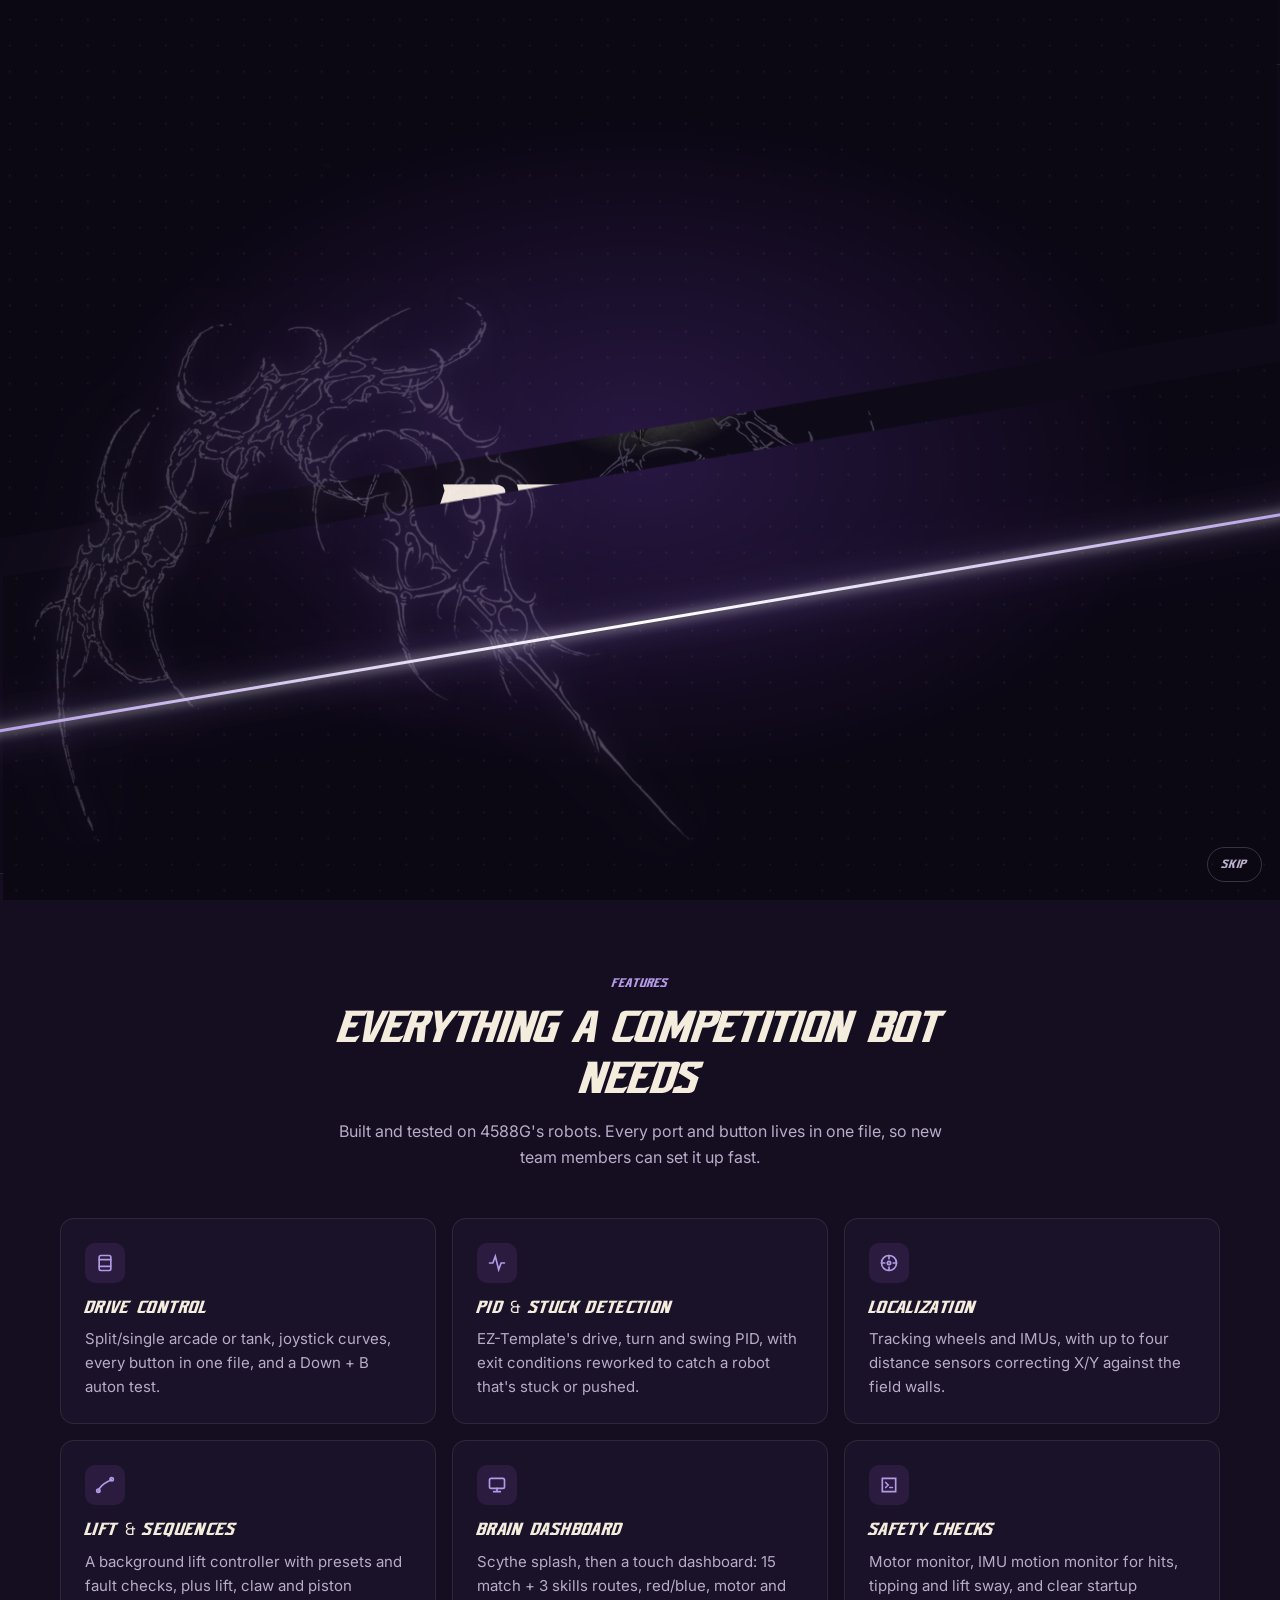
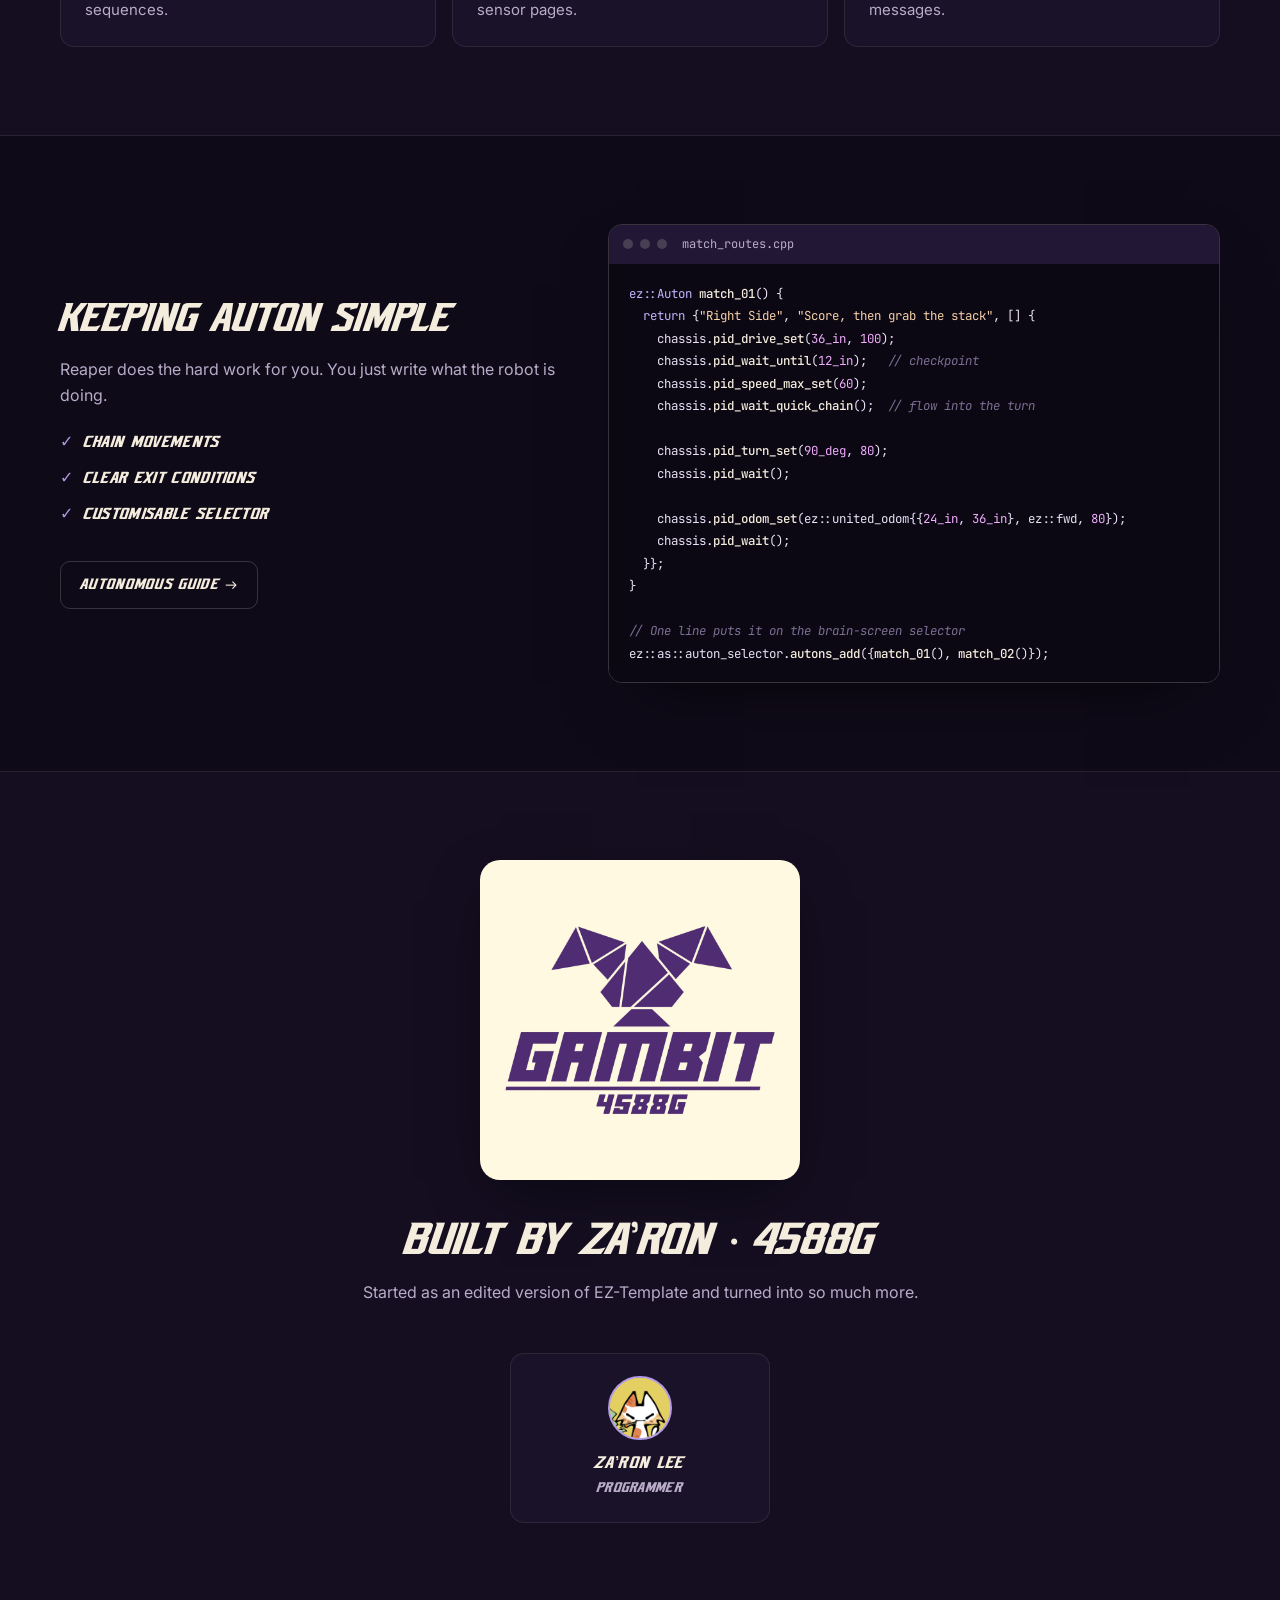
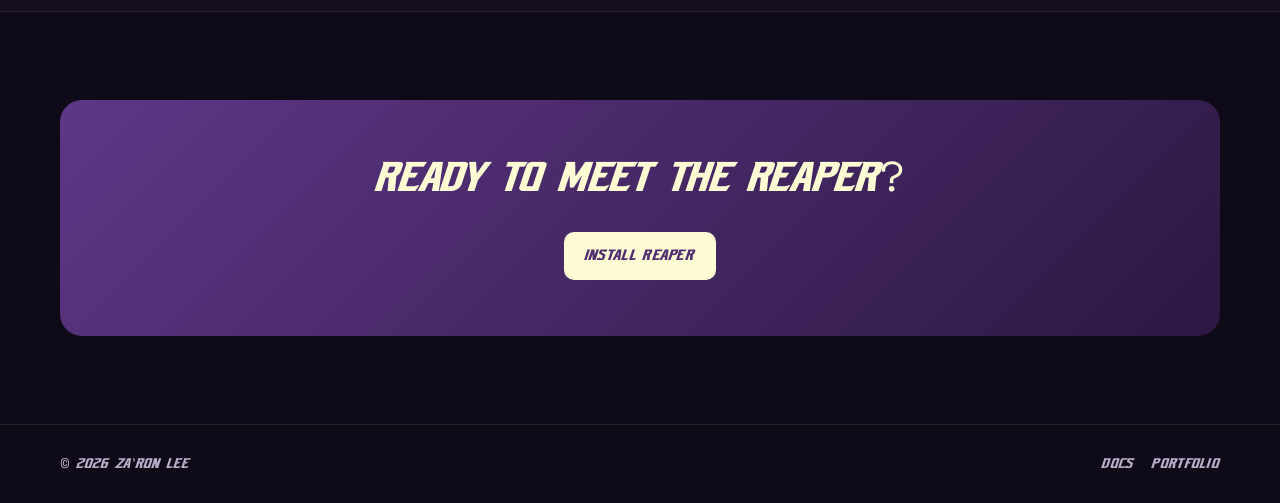
<file: index.html>
<!doctype html>
<html lang="en" data-theme="dark">
<head>
  <meta charset="utf-8">
  <meta name="viewport" content="width=device-width, initial-scale=1">
  <title>Reaper · Za'Ron Lee</title>
  <meta name="description" content="Reaper: a VEX V5 template with MCL, odometry, autonomous selection and custom driver controls. Built by Za'Ron Lee of 4588G Gambit.">
  <meta name="theme-color" content="#0f0a18">
  <link rel="icon" href="assets/img/reaper-logo.webp" type="image/webp">
  <script>try{var t=localStorage.getItem('reaper-theme');if(t)document.documentElement.setAttribute('data-theme',t);if((!localStorage.getItem('reaper-intro-off')&&!location.hash)||/[?&]intro/.test(location.search))document.documentElement.classList.add('r-intro-pending');}catch(e){}</script>
  <link rel="preconnect" href="https://fonts.googleapis.com">
  <link rel="preconnect" href="https://fonts.gstatic.com" crossorigin>
  <link href="https://fonts.googleapis.com/css2?family=Space+Grotesk:wght@500;700&family=Inter:wght@400;500;600&family=JetBrains+Mono:wght@400;500&display=swap" rel="stylesheet">
  <link rel="stylesheet" href="assets/css/base.css">
  <link rel="stylesheet" href="reaper.css">
</head>
<body>
  <a class="skip-link" href="#main">Skip to content</a>

  <header class="r-header">
    <div class="container r-nav">
      <a class="r-brand" href="./">
        <img src="assets/img/reaper-logo.webp" alt="">
        Reaper <small>v1.0 beta</small>
      </a>
      <nav class="r-links" id="r-links" aria-label="Reaper">
        <a href="#features">Features</a>
        <a href="docs/">Docs</a>
        <a href="lemon-aid/" class="nav-lemon"><span class="lemon-dot" aria-hidden="true"></span>Lemon-Aid</a>
        <a href="#team">4588G Gambit</a>
      </nav>
      <div class="r-actions">
        <a class="icon-btn" href="https://zaronworks.online/" title="Back to Za'Ron's portfolio" aria-label="Back to Za'Ron's portfolio">
          <svg viewBox="0 0 24 24" fill="none" stroke="currentColor" stroke-width="2" stroke-linecap="round" stroke-linejoin="round"><path d="M3 10.5 12 3l9 7.5V21h-6v-6H9v6H3z"/></svg>
        </a>
        <button class="icon-btn intro-toggle" type="button" data-intro-toggle="reaper-intro-off" aria-pressed="true">
          <svg viewBox="0 0 24 24" fill="none" stroke="currentColor" stroke-width="2" stroke-linecap="round" stroke-linejoin="round"><circle cx="12" cy="12" r="9"/><path d="M10 8.5v7l5.5-3.5z" fill="currentColor"/><path class="intro-slash" d="M4.5 4.5l15 15"/></svg>
        </button>
        <button class="icon-btn theme-toggle" type="button" data-theme-toggle aria-label="Toggle light and dark mode">
          <svg class="moon" viewBox="0 0 24 24" fill="none" stroke="currentColor" stroke-width="2" stroke-linecap="round"><path d="M21 12.8A9 9 0 1 1 11.2 3a7 7 0 0 0 9.8 9.8z"/></svg>
          <svg class="sun" viewBox="0 0 24 24" fill="none" stroke="currentColor" stroke-width="2" stroke-linecap="round"><circle cx="12" cy="12" r="4"/><path d="M12 2v2M12 20v2M4.9 4.9l1.4 1.4M17.7 17.7l1.4 1.4M2 12h2M20 12h2M4.9 19.1l1.4-1.4M17.7 6.3l1.4-1.4"/></svg>
        </button>
        <button class="icon-btn r-menu-btn" type="button" data-toggle="r-links" aria-expanded="false" aria-label="Menu">
          <svg viewBox="0 0 24 24" fill="none" stroke="currentColor" stroke-width="2" stroke-linecap="round"><path d="M4 7h16M4 12h16M4 17h16"/></svg>
        </button>
      </div>
    </div>
  </header>

  <main id="main">
    <!-- ============ HERO ============ -->
    <section class="r-hero">
      <img class="hero-scythe" src="assets/img/reaper-scythe.webp" alt="" aria-hidden="true">
      <div class="container">
        <img class="hero-crest" src="assets/img/reaper-logo.webp" alt="Reaper crest logo" width="300" height="300">
        <h1>REAPER</h1>
        <p class="tagline">
          Reaper is a VEX V5 template that includes MCL, odometry, autonomous selection and custom
          driver controls. Built on <a class="ez-link" href="https://ez-robotics.github.io/EZ-Template/" target="_blank" rel="noopener">EZ-Template</a>.
          Huge shout-out to the EZ team.
        </p>
        <div class="r-hero-cta">
          <a class="r-btn r-btn-primary" href="docs/#installation">Get started</a>
        </div>
      </div>
    </section>

    <!-- ============ FEATURES ============ -->
    <section class="r-section r-section-alt" id="features">
      <div class="container">
        <div class="r-head reveal">
          <p class="kicker">Features</p>
          <h2>Everything a competition bot needs</h2>
          <p>Built and tested on 4588G's robots. Every port and button lives in one file, so new team members can set it up fast.</p>
        </div>
        <div class="features">
          <article class="feature reveal">
            <div class="feature-icon"><svg viewBox="0 0 24 24" fill="none" stroke="currentColor" stroke-width="2" stroke-linecap="round"><rect x="5" y="3" width="14" height="18" rx="2"/><path d="M5 8h14M5 16h14"/></svg></div>
            <h3>Drive control</h3>
            <p>Split/single arcade or tank, joystick curves, every button in one file, and a Down + B auton test.</p>
          </article>
          <article class="feature reveal">
            <div class="feature-icon"><svg viewBox="0 0 24 24" fill="none" stroke="currentColor" stroke-width="2" stroke-linecap="round"><path d="M3 12h4l3-8 4 16 3-8h4"/></svg></div>
            <h3>PID & stuck detection</h3>
            <p>EZ-Template's drive, turn and swing PID, with exit conditions reworked to catch a robot that's stuck or pushed.</p>
          </article>
          <article class="feature reveal">
            <div class="feature-icon"><svg viewBox="0 0 24 24" fill="none" stroke="currentColor" stroke-width="2" stroke-linecap="round"><circle cx="12" cy="12" r="9"/><path d="M12 3v4M12 17v4M3 12h4M17 12h4"/><circle cx="12" cy="12" r="2"/></svg></div>
            <h3>Localization</h3>
            <p>Tracking wheels and IMUs, with up to four distance sensors correcting X/Y against the field walls.</p>
          </article>
          <article class="feature reveal">
            <div class="feature-icon"><svg viewBox="0 0 24 24" fill="none" stroke="currentColor" stroke-width="2" stroke-linecap="round"><path d="M4 19c4-10 12-10 16-14"/><circle cx="4" cy="19" r="2"/><circle cx="20" cy="5" r="2"/></svg></div>
            <h3>Lift & sequences</h3>
            <p>A background lift controller with presets and fault checks, plus lift, claw and piston sequences.</p>
          </article>
          <article class="feature reveal">
            <div class="feature-icon"><svg viewBox="0 0 24 24" fill="none" stroke="currentColor" stroke-width="2" stroke-linecap="round"><rect x="3" y="4" width="18" height="12" rx="2"/><path d="M8 20h8M12 16v4"/></svg></div>
            <h3>Brain dashboard</h3>
            <p>Scythe splash, then a touch dashboard: 15 match + 3 skills routes, red/blue, motor and sensor pages.</p>
          </article>
          <article class="feature reveal">
            <div class="feature-icon"><svg viewBox="0 0 24 24" fill="none" stroke="currentColor" stroke-width="2" stroke-linecap="round"><path d="M4 4h16v16H4z"/><path d="M8 9l3 3-3 3M13 15h3"/></svg></div>
            <h3>Safety checks</h3>
            <p>Motor monitor, IMU motion monitor for hits, tipping and lift sway, and clear startup messages.</p>
          </article>
        </div>
      </div>
    </section>

    <!-- ============ AUTON ============ -->
    <section class="r-section">
      <div class="container showcase">
        <div class="reveal">
          <h2>Keeping auton simple</h2>
          <p>Reaper does the hard work for you. You just write what the robot is doing.</p>
          <ul class="check-list">
            <li>Chain movements</li>
            <li>Clear exit conditions</li>
            <li>Customisable selector</li>
          </ul>
          <div class="r-hero-cta" style="justify-content:flex-start">
            <a class="r-btn r-btn-ghost" href="docs/#autons">Autonomous guide →</a>
          </div>
        </div>
        <div class="code-window reveal">
          <div class="code-window-bar"><i></i><i></i><i></i><span>match_routes.cpp</span></div>
<pre data-copy><code><span class="tok-kw">ez::Auton</span> <span class="tok-fn">match_01</span>() {
  <span class="tok-kw">return</span> {<span class="tok-str">"Right Side"</span>, <span class="tok-str">"Score, then grab the stack"</span>, [] {
    chassis.<span class="tok-fn">pid_drive_set</span>(<span class="tok-num">36_in</span>, <span class="tok-num">100</span>);
    chassis.<span class="tok-fn">pid_wait_until</span>(<span class="tok-num">12_in</span>);   <span class="tok-com">// checkpoint</span>
    chassis.<span class="tok-fn">pid_speed_max_set</span>(<span class="tok-num">60</span>);
    chassis.<span class="tok-fn">pid_wait_quick_chain</span>();  <span class="tok-com">// flow into the turn</span>

    chassis.<span class="tok-fn">pid_turn_set</span>(<span class="tok-num">90_deg</span>, <span class="tok-num">80</span>);
    chassis.<span class="tok-fn">pid_wait</span>();

    chassis.<span class="tok-fn">pid_odom_set</span>(ez::united_odom{{<span class="tok-num">24_in</span>, <span class="tok-num">36_in</span>}, ez::fwd, <span class="tok-num">80</span>});
    chassis.<span class="tok-fn">pid_wait</span>();
  }};
}

<span class="tok-com">// One line puts it on the brain-screen selector</span>
ez::as::auton_selector.<span class="tok-fn">autons_add</span>({<span class="tok-fn">match_01</span>(), <span class="tok-fn">match_02</span>()});</code></pre>
        </div>
      </div>
    </section>

    <!-- ============ BUILT BY ============ -->
    <section class="r-section r-section-alt" id="team">
      <div class="container">
        <div class="r-head reveal">
          <a class="team-logo-link" href="https://zaronworks.online/projects/4588g/" aria-label="4588G Gambit team page"><img class="team-logo" src="assets/img/gambit-4588g.webp" alt="4588G Gambit logo"></a>
          <h2>Built by Za'Ron · 4588G</h2>
          <p>Started as an edited version of EZ-Template and turned into so much more.</p>
        </div>
        <div class="team team-solo">
          <a class="member reveal" href="https://zaronworks.online/projects/4588g/" aria-label="Za'Ron Lee, 4588G Gambit team page">
            <img class="avatar avatar-img" src="assets/img/zaron-avatar.png" alt="">
            <h3>Za'Ron Lee</h3>
            <p>Programmer</p>
          </a>
        </div>
      </div>
    </section>

    <!-- ============ CTA ============ -->
    <section class="r-section">
      <div class="container">
        <div class="cta-band reveal">
          <h2>Ready to meet the Reaper?</h2>
          <div class="r-hero-cta">
            <a class="r-btn r-btn-primary" href="docs/#installation">Install Reaper</a>
          </div>
        </div>
      </div>
    </section>
  </main>

  <footer class="r-footer">
    <div class="container">
      <p>© <span data-year></span> Za'Ron Lee</p>
      <nav><a href="docs/">Docs</a><a href="https://zaronworks.online/">Portfolio</a></nav>
    </div>
  </footer>

  <!-- Draws the Gambit logo as pure purple on a transparent background -->
  <svg width="0" height="0" style="position:absolute" aria-hidden="true" focusable="false"><filter id="gambit-ink" color-interpolation-filters="sRGB"><feColorMatrix type="matrix" values="0 0 0 0 0.31  0 0 0 0 0.176  0 0 0 0 0.439  -0.2976 -1.0013 -0.1011 1.3 0"/></filter></svg>
  <script src="intro.js" data-scythe="assets/img/reaper-scythe.webp"></script>
  <script src="assets/js/common.js"></script>
  <script src="reaper.js"></script>
</body>
</html>
</file>
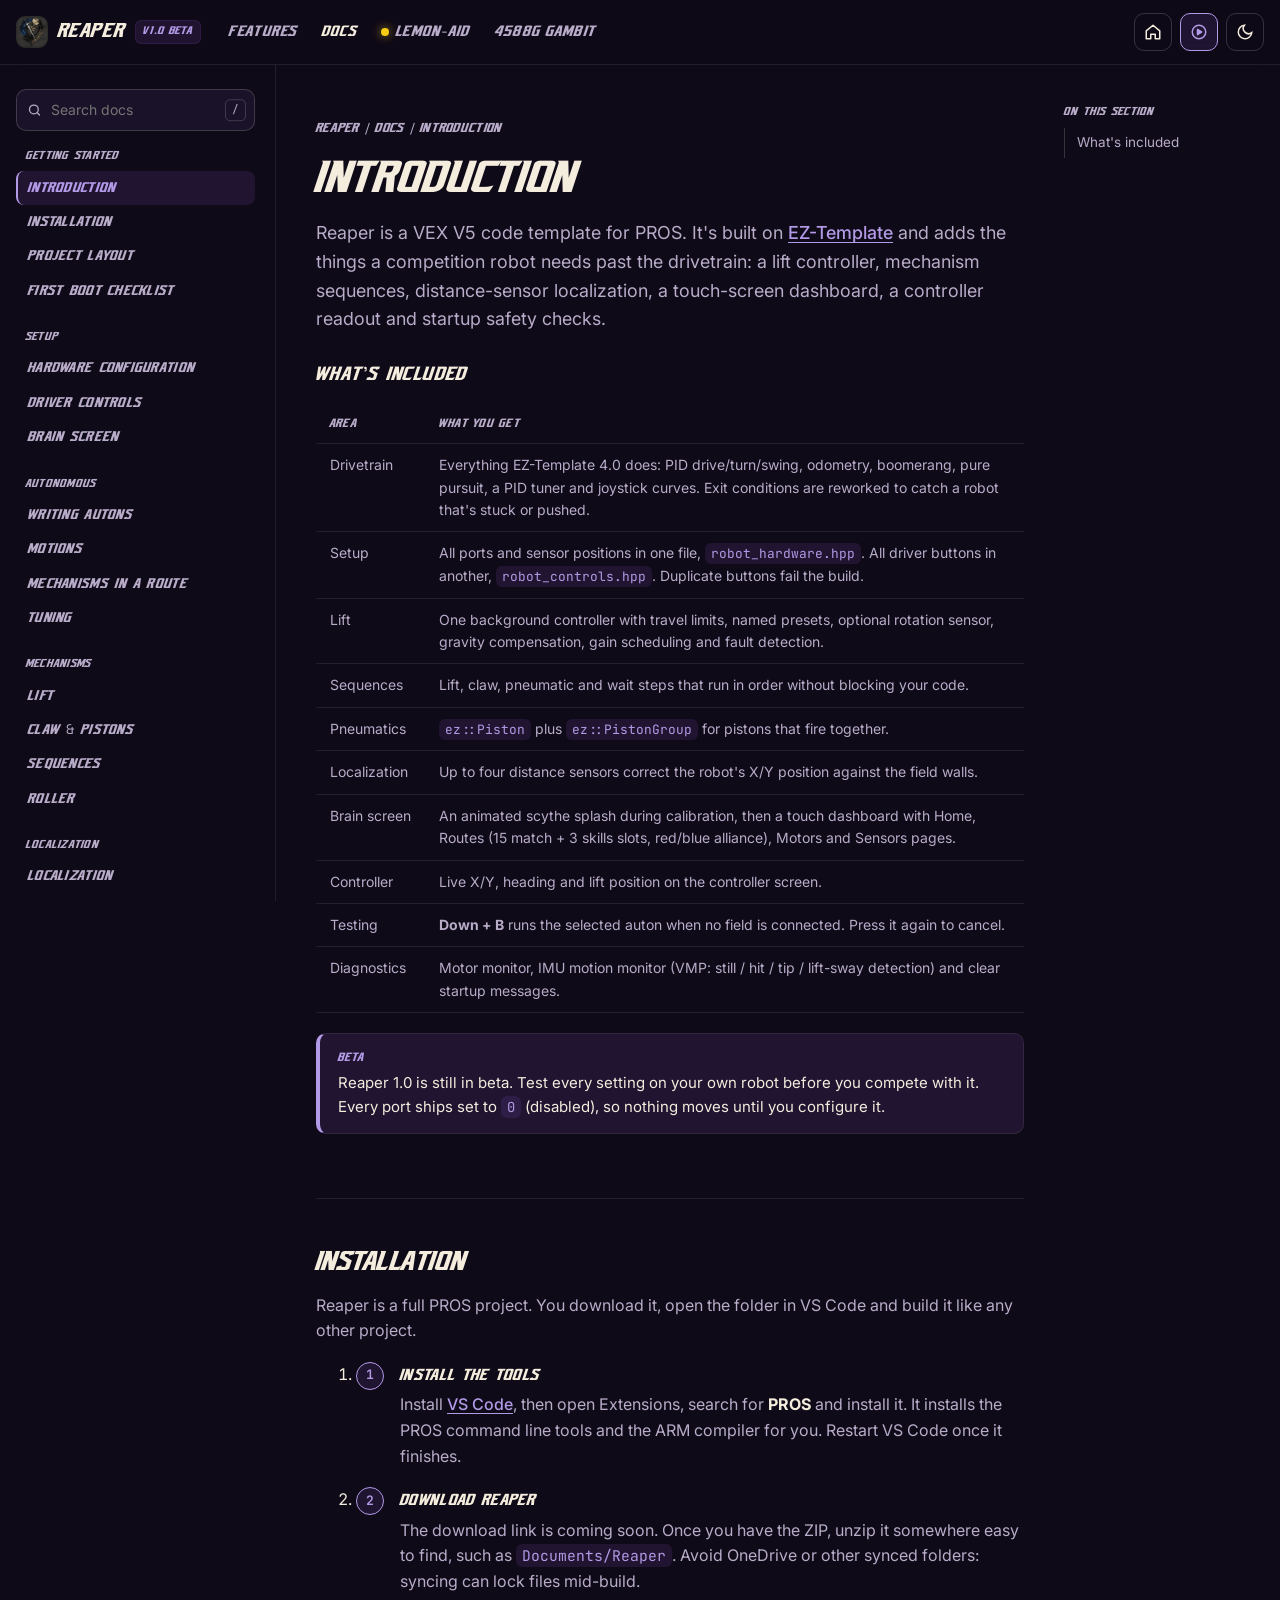
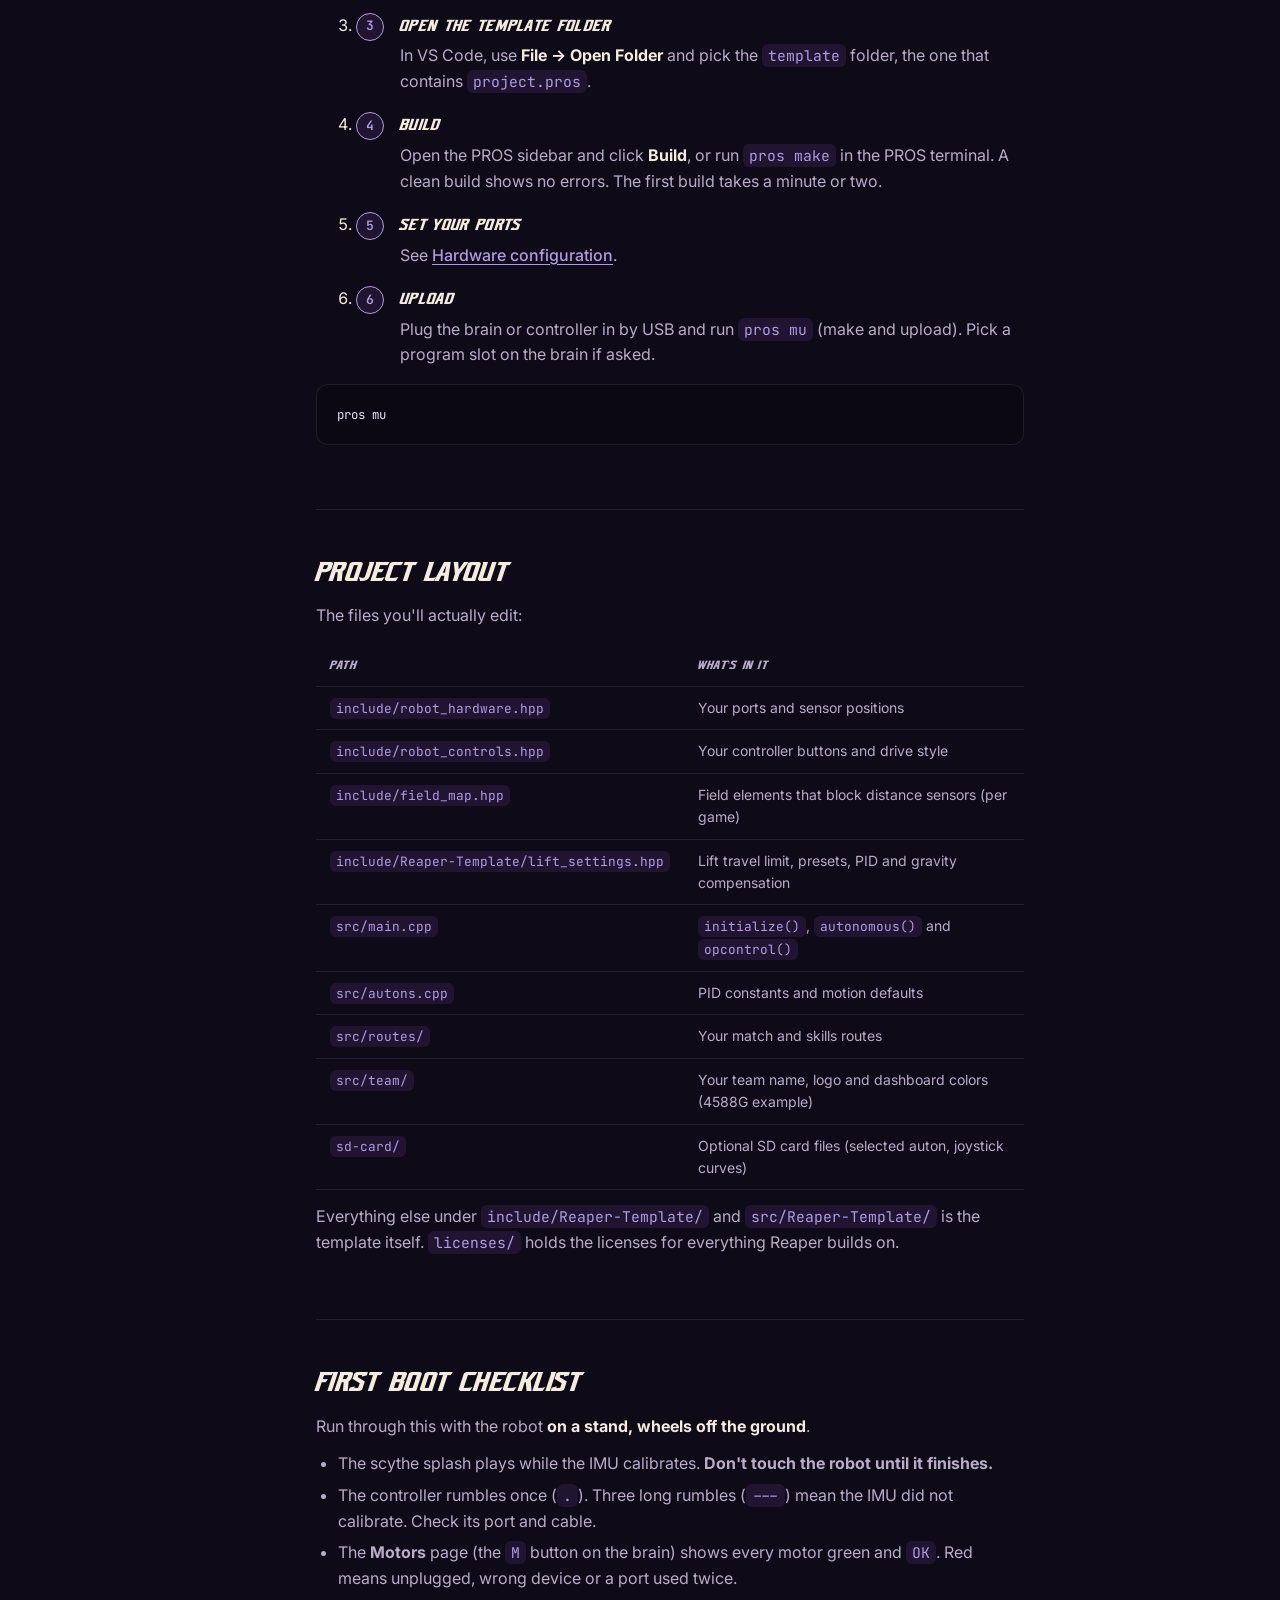
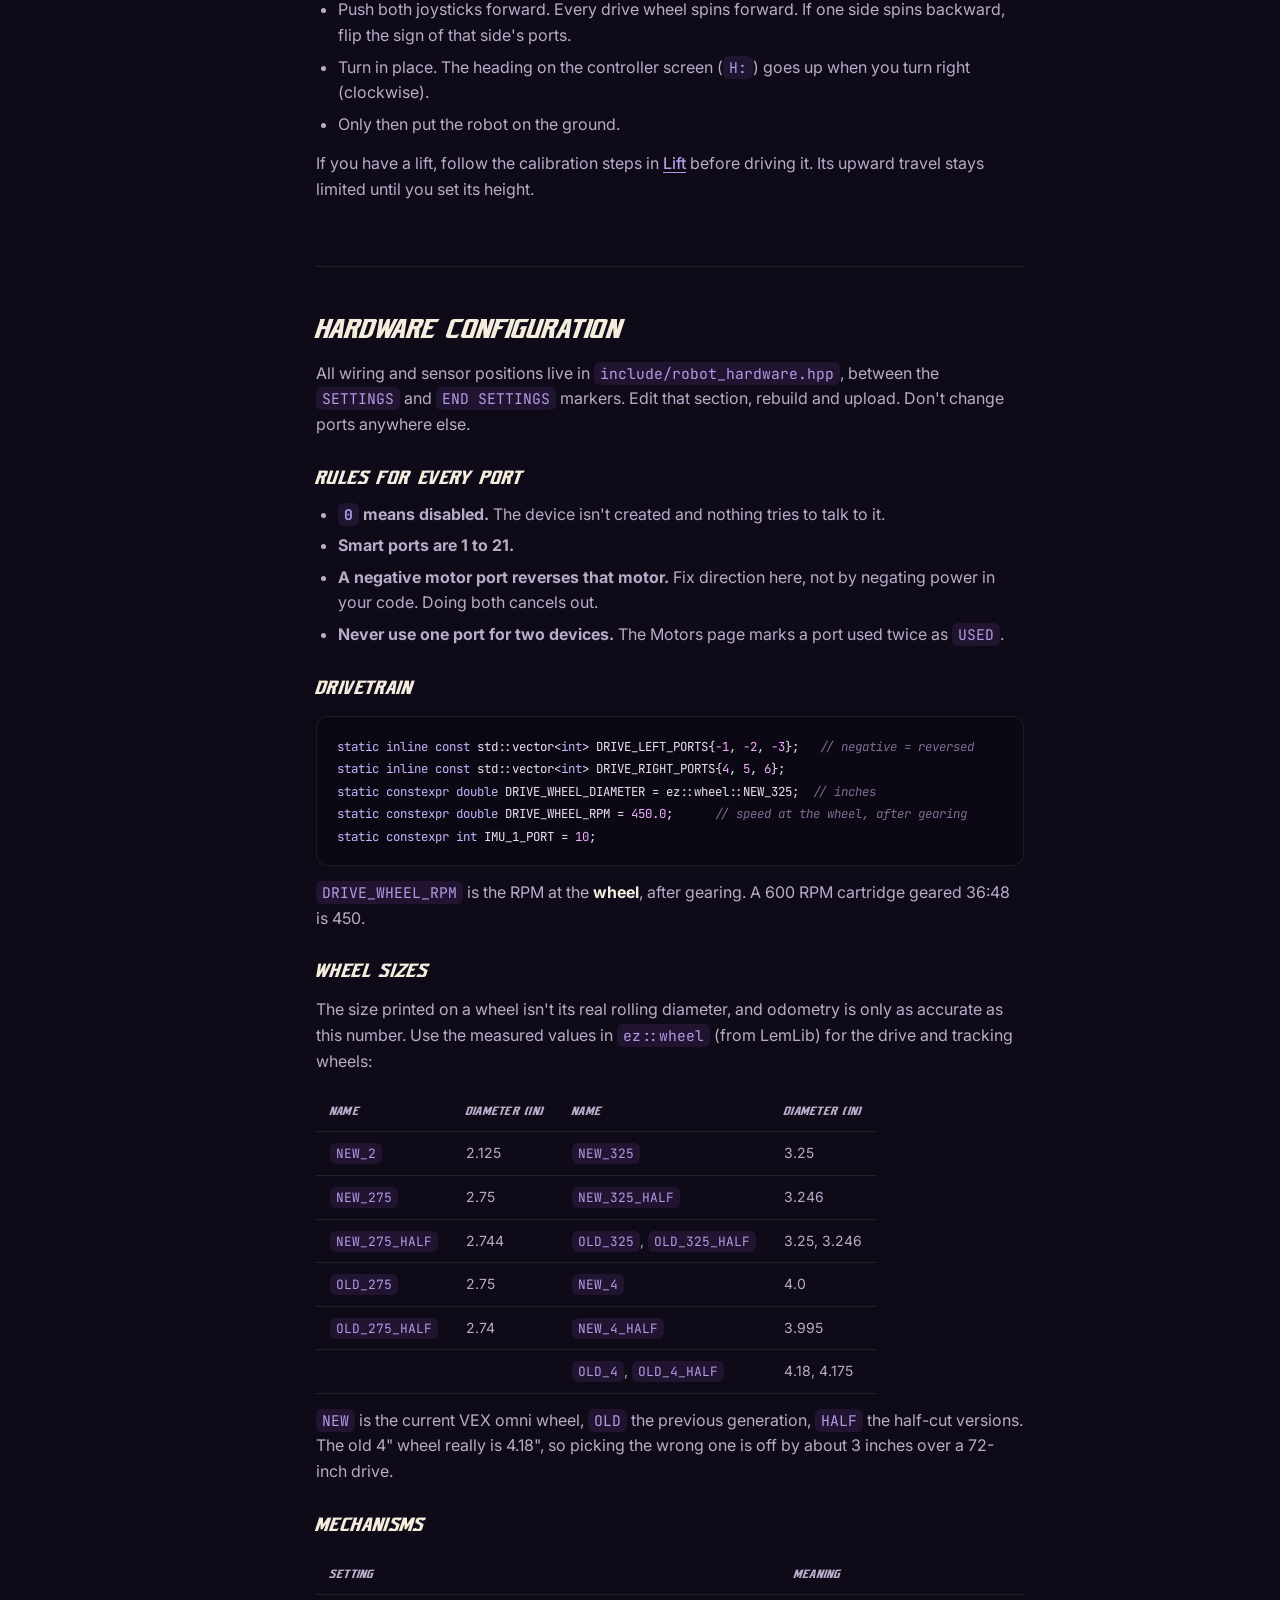
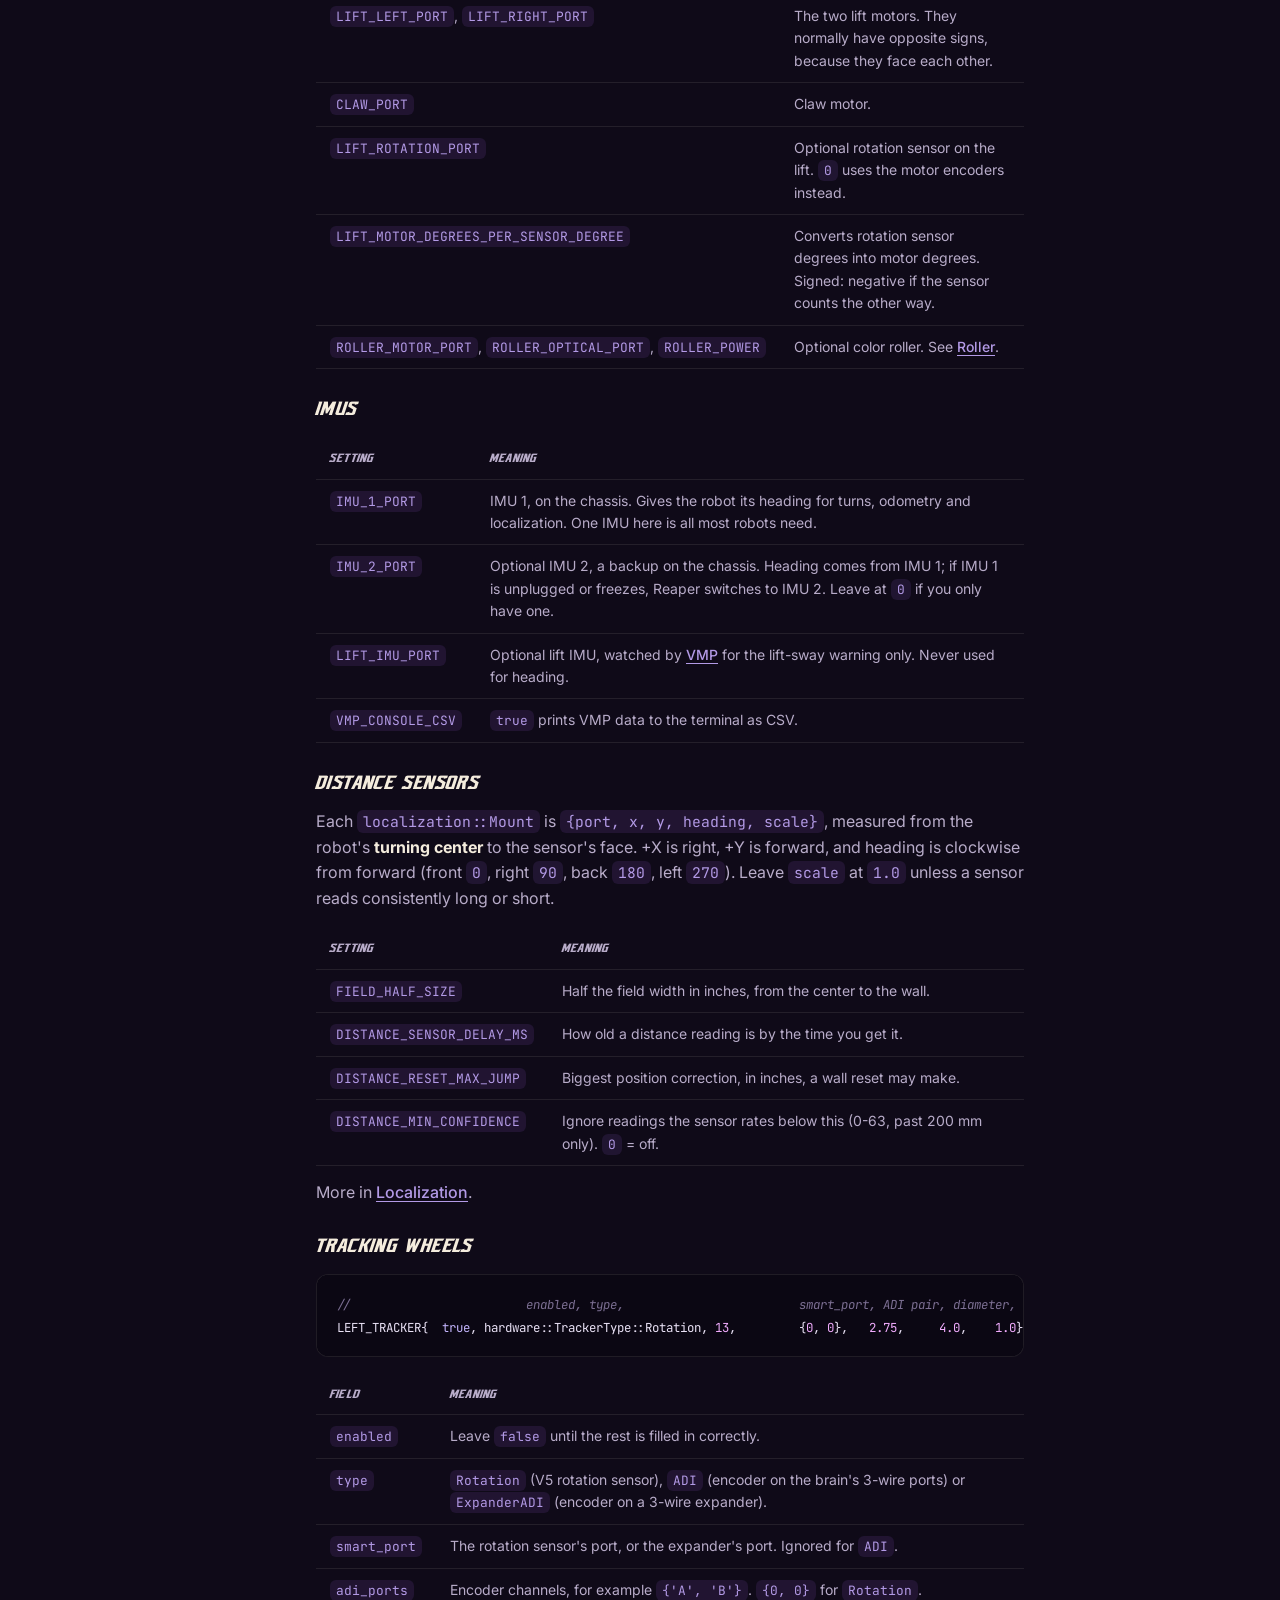
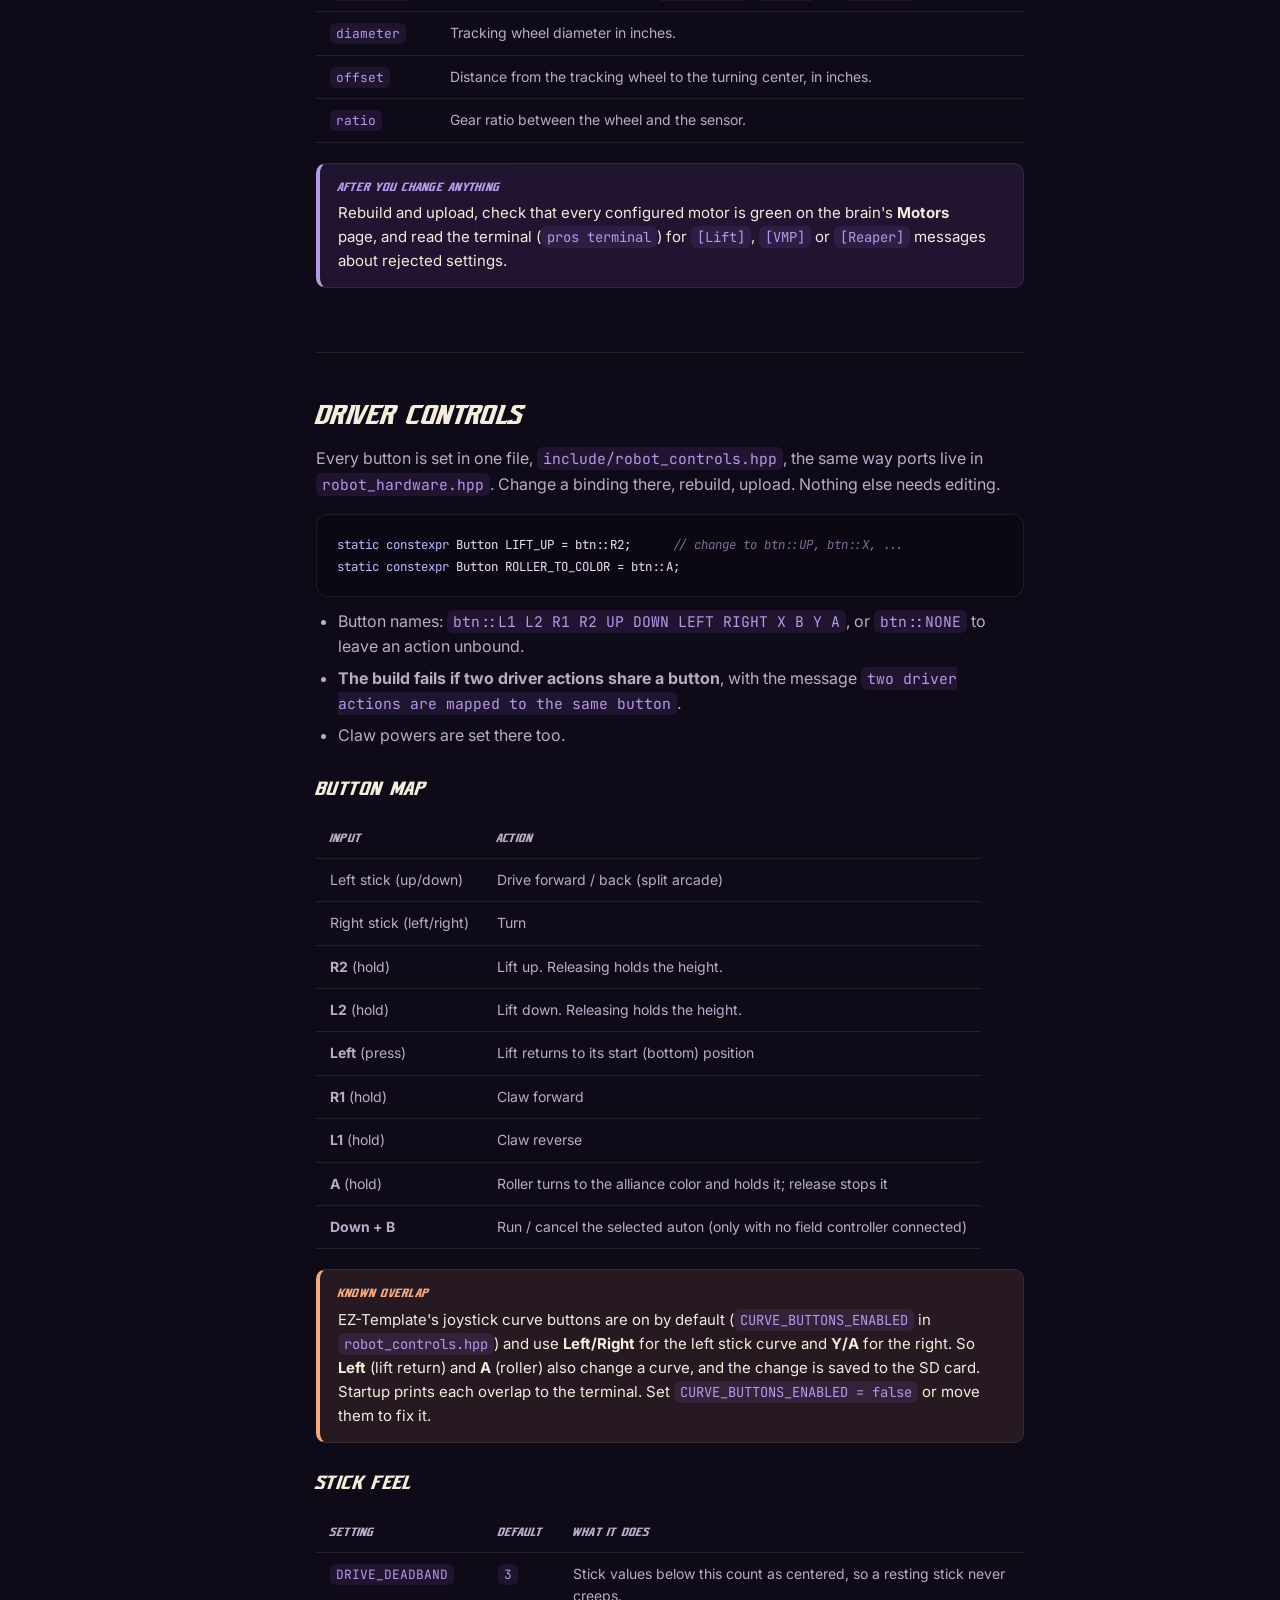
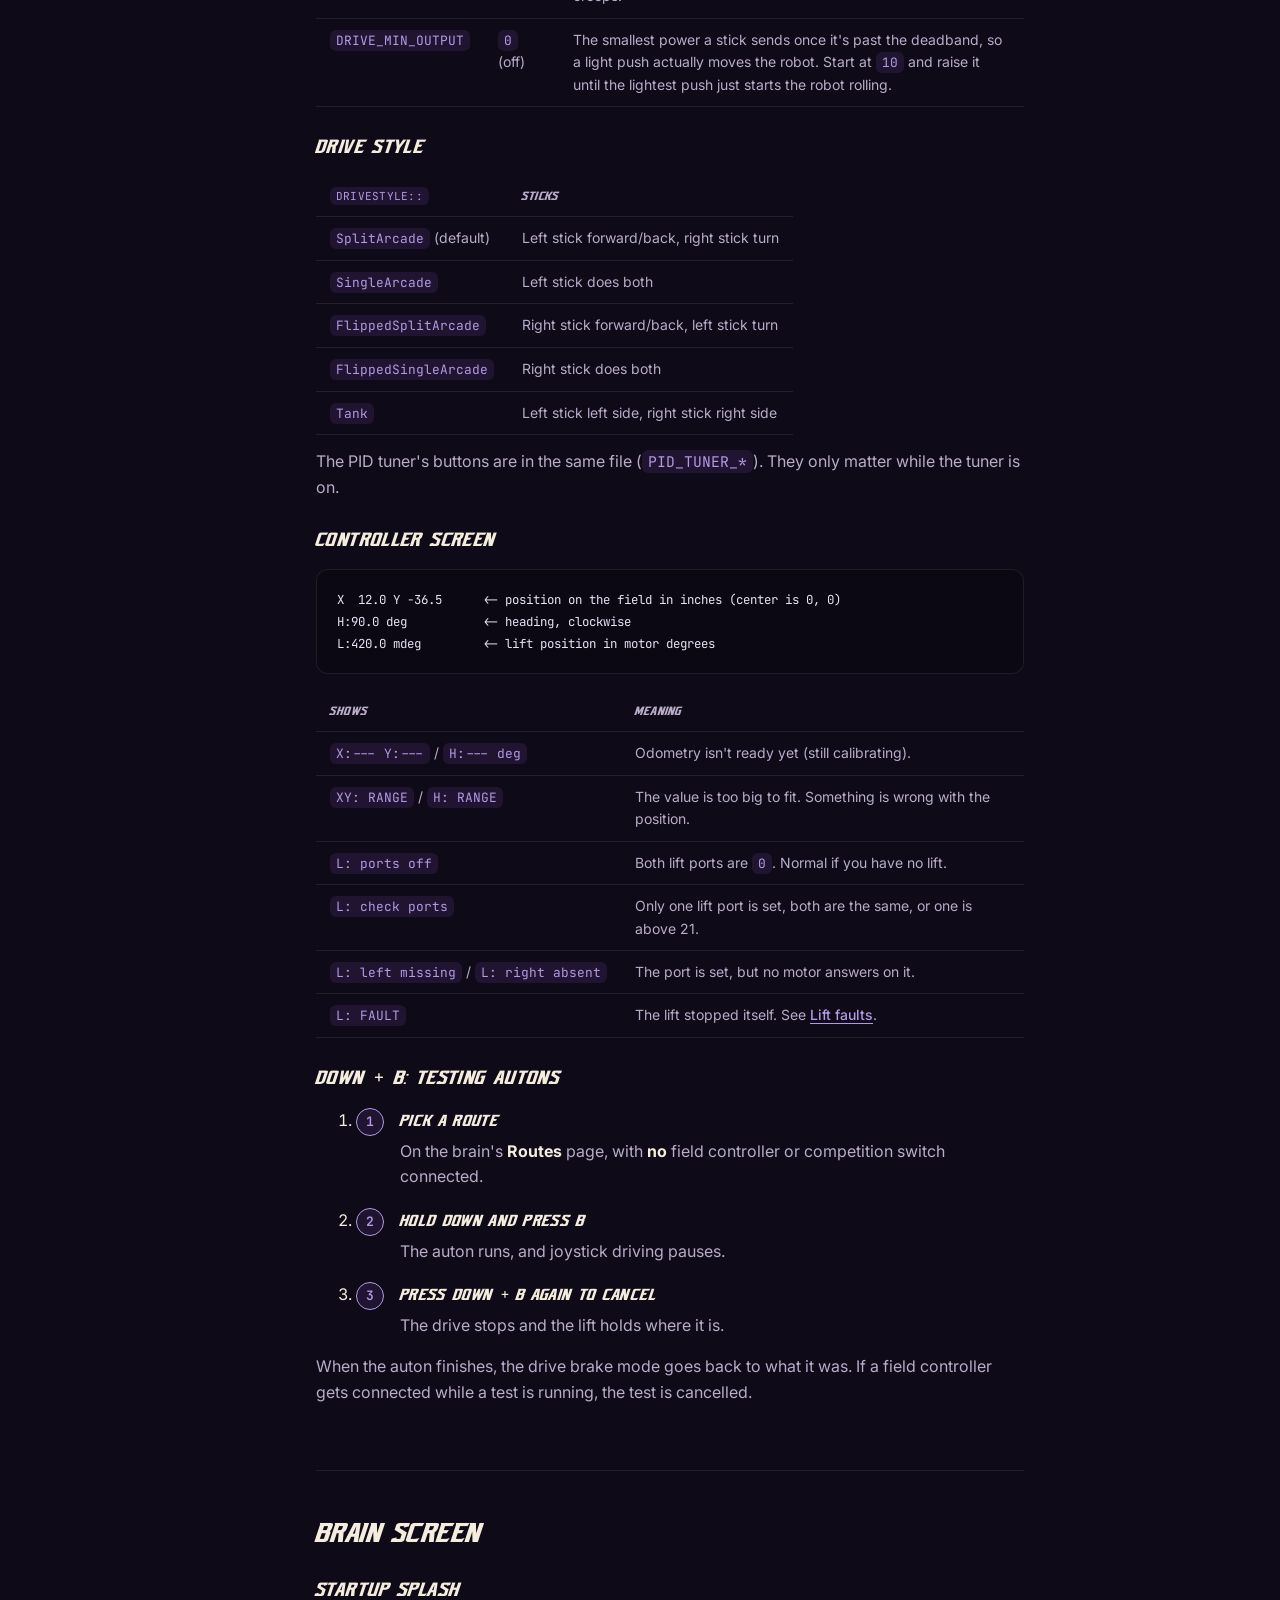
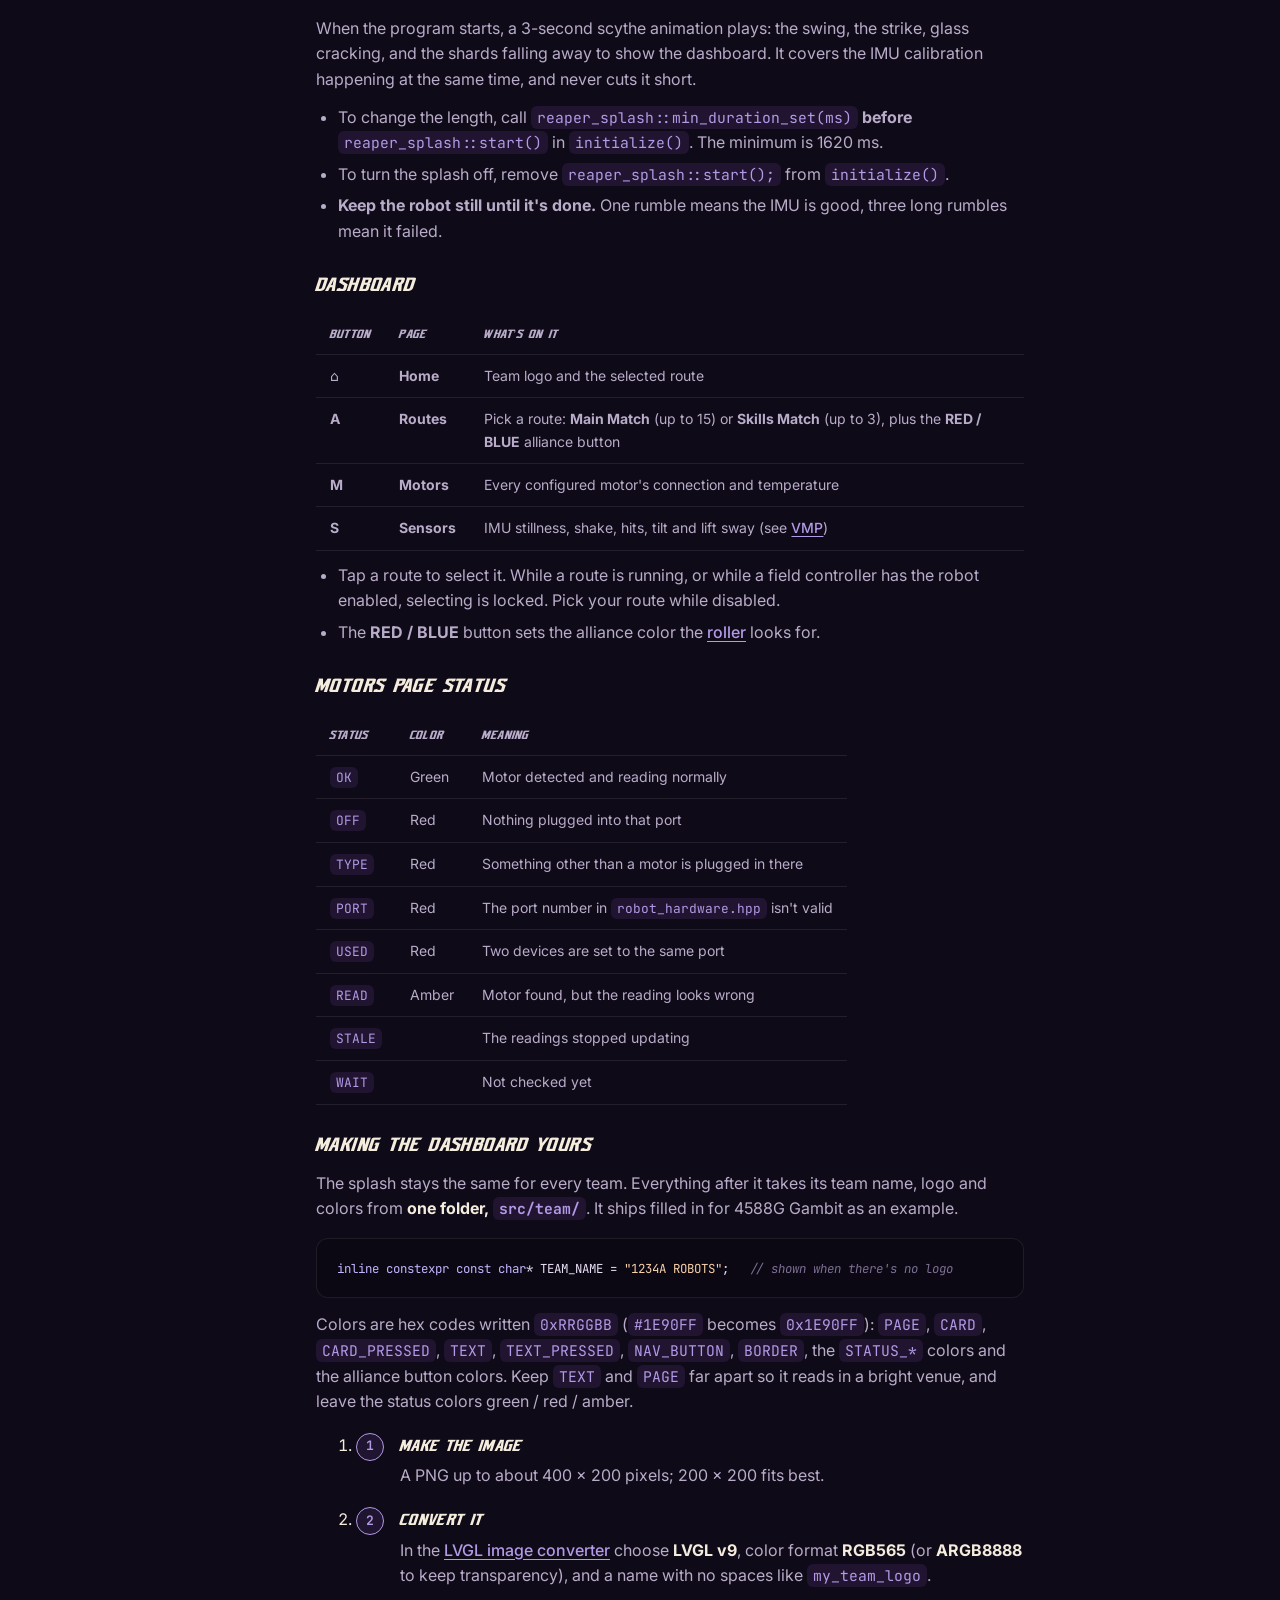
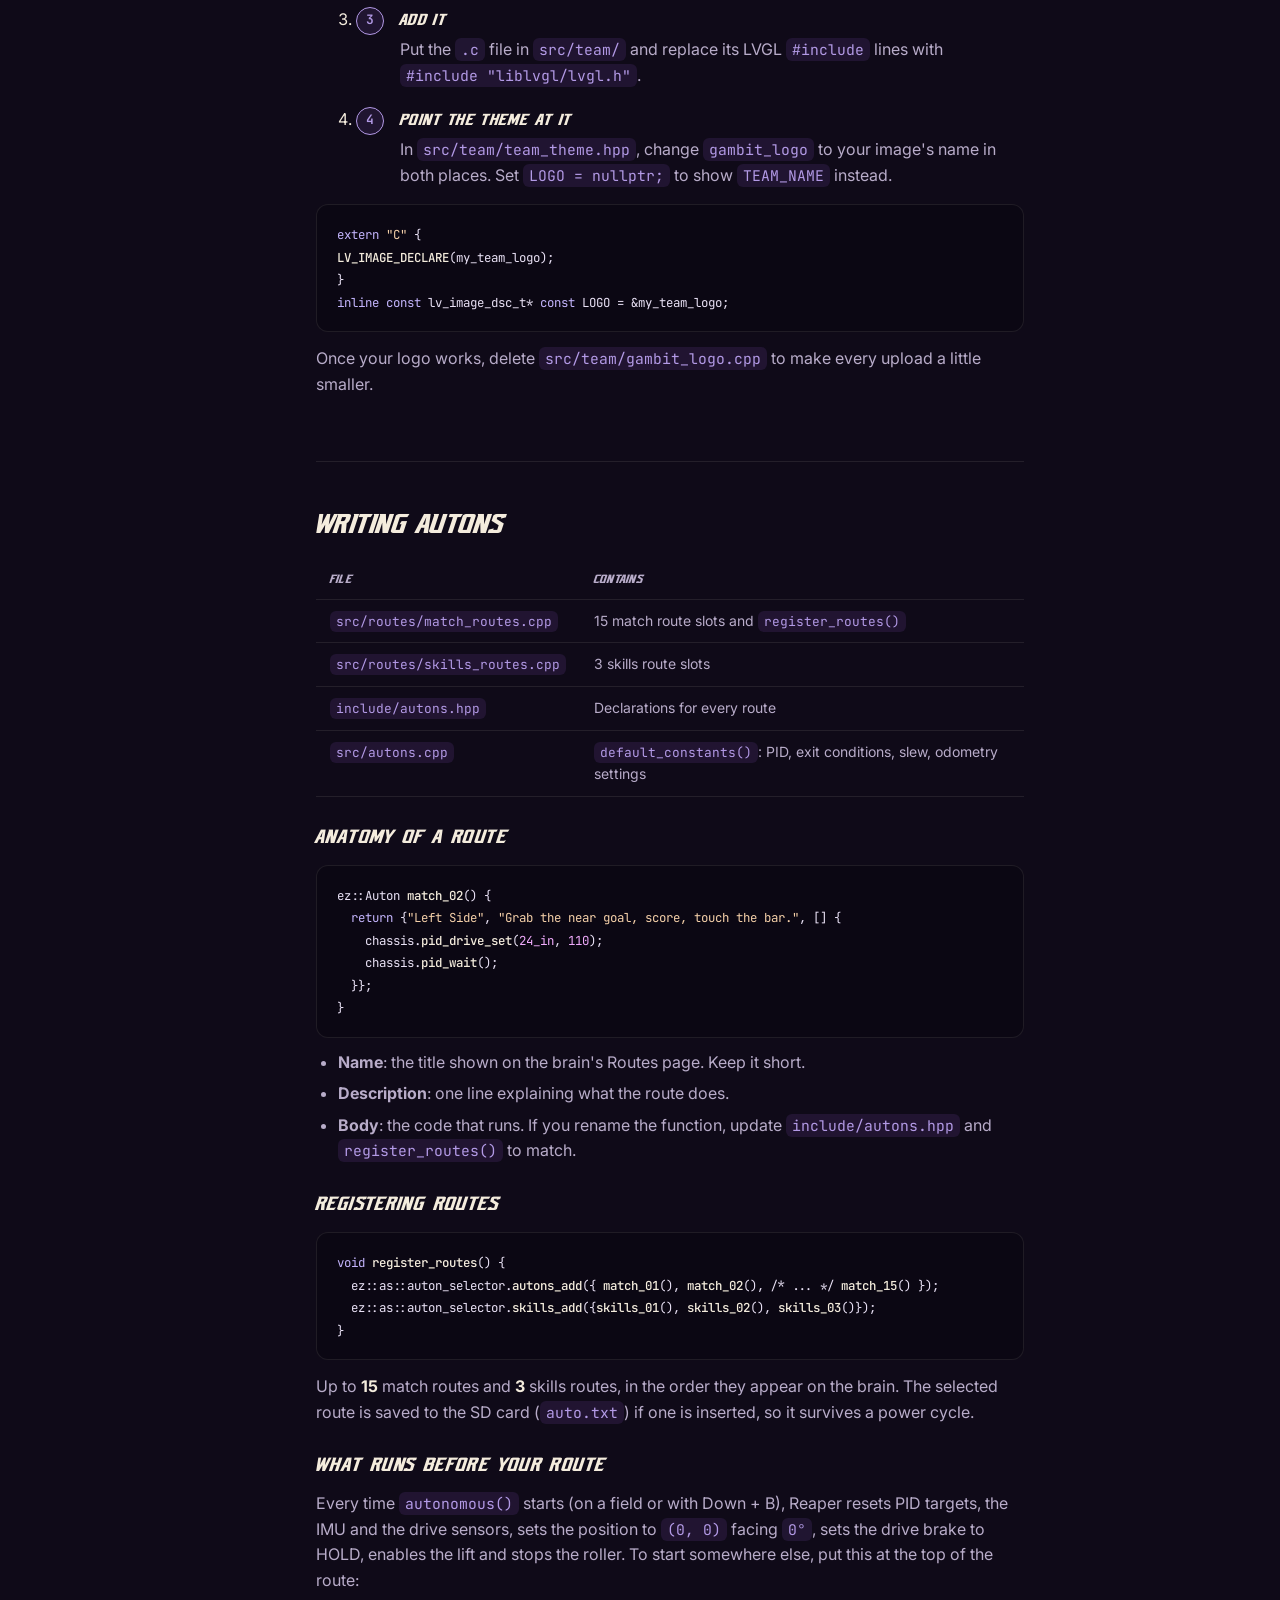
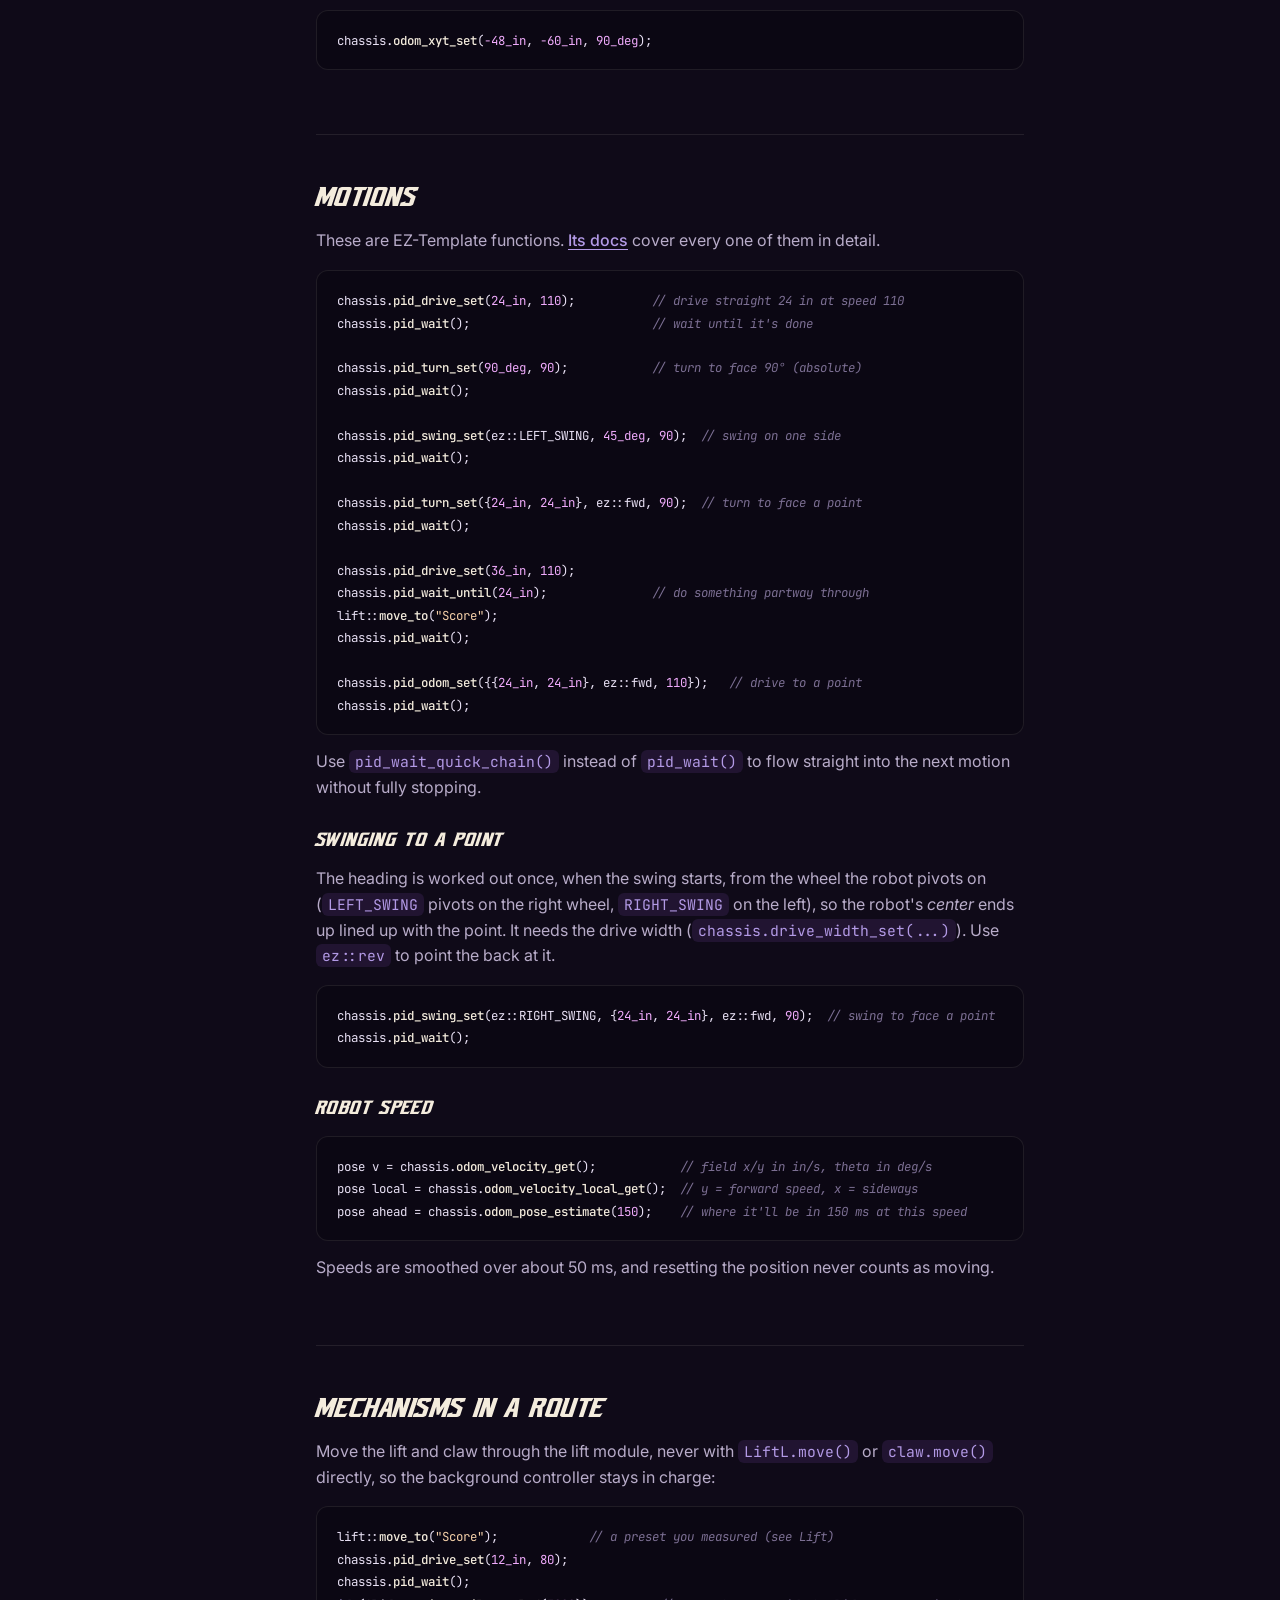
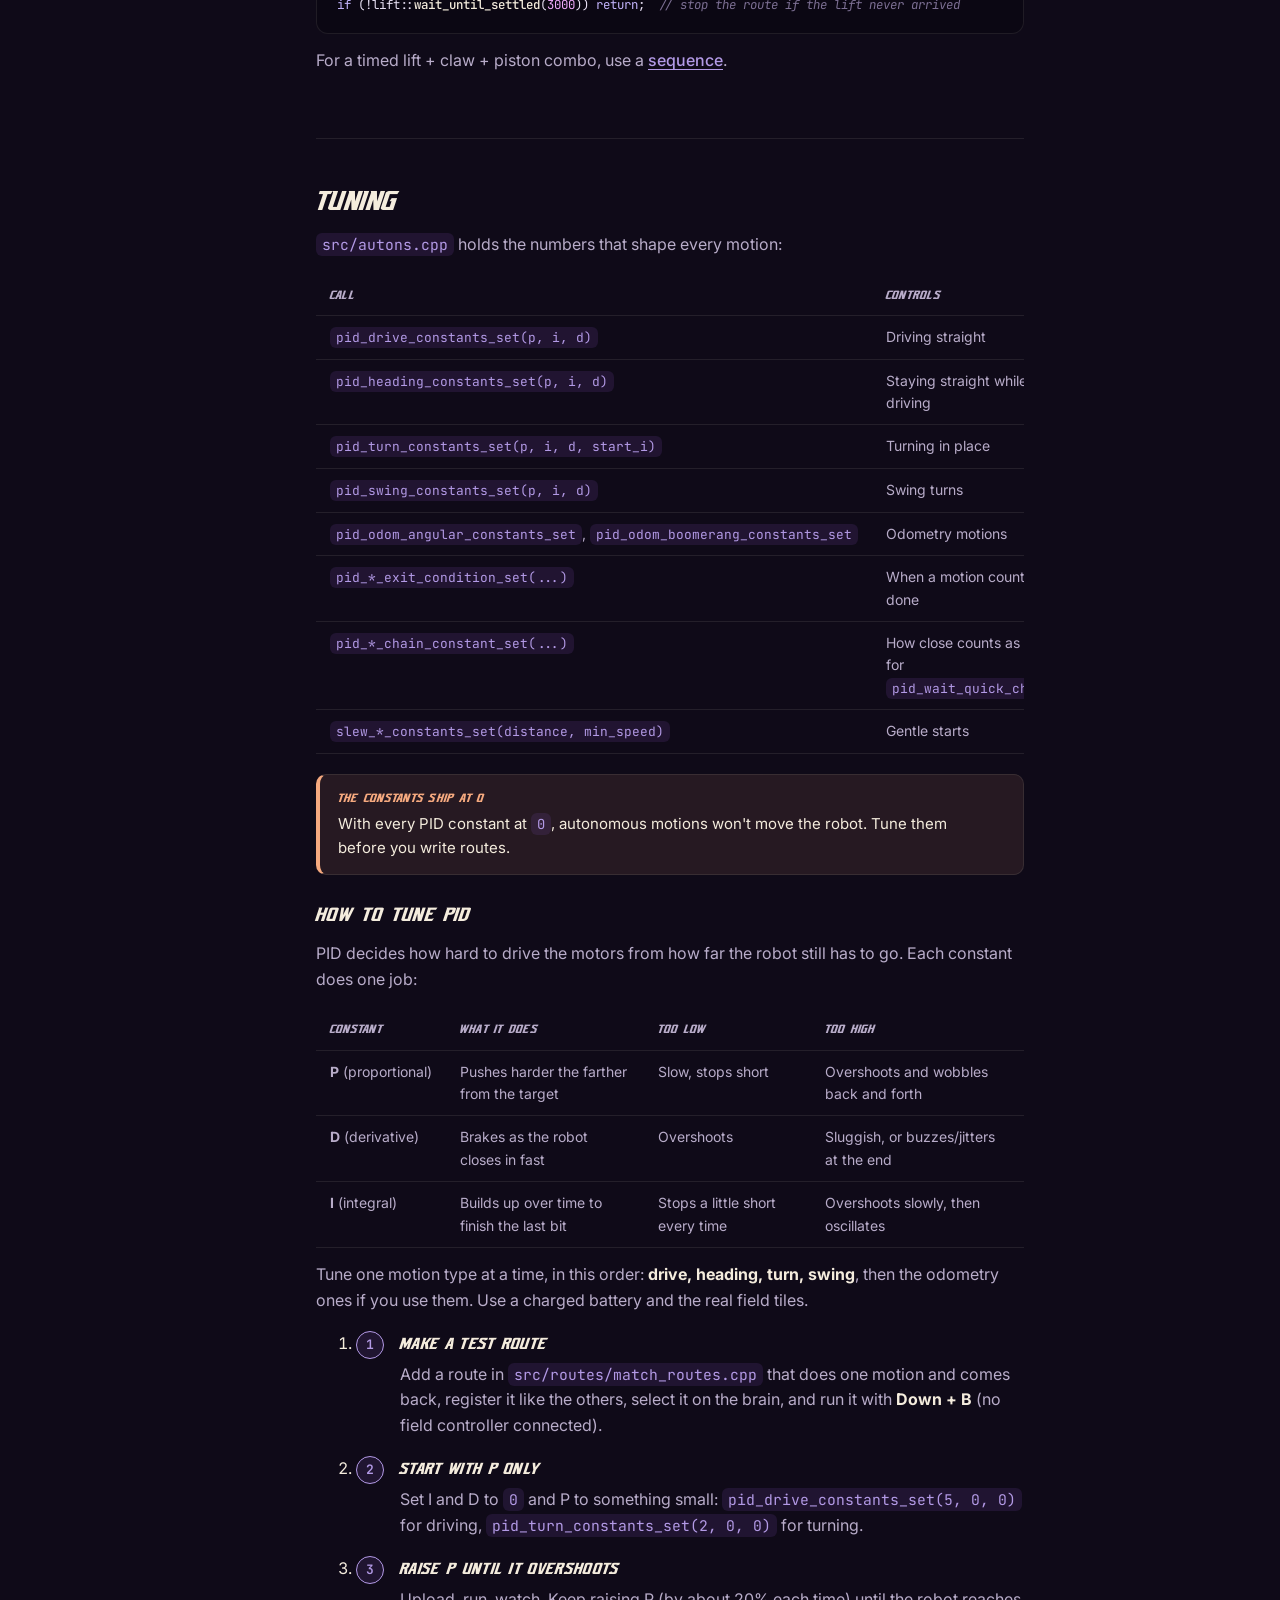
<file: docs/index.html>
<!doctype html>
<html lang="en" data-theme="dark">
<head>
  <meta charset="utf-8">
  <meta name="viewport" content="width=device-width, initial-scale=1">
  <title>Reaper Docs · Za'Ron Lee</title>
  <meta name="description" content="Documentation for Reaper 1.0 beta: a VEX V5 PROS template with a lift controller, sequences, distance-sensor localization, a touch dashboard and custom driver controls.">
  <meta name="theme-color" content="#0f0a18">
  <link rel="icon" href="../assets/img/reaper-logo.webp" type="image/webp">
  <script>try{var t=localStorage.getItem('reaper-theme');if(t)document.documentElement.setAttribute('data-theme',t);}catch(e){}</script>
  <link rel="preconnect" href="https://fonts.googleapis.com">
  <link rel="preconnect" href="https://fonts.gstatic.com" crossorigin>
  <link href="https://fonts.googleapis.com/css2?family=Space+Grotesk:wght@500;700&family=Inter:wght@400;500;600&family=JetBrains+Mono:wght@400;500&display=swap" rel="stylesheet">
  <link rel="stylesheet" href="../assets/css/base.css">
  <link rel="stylesheet" href="../reaper.css">
</head>
<body>
  <a class="skip-link" href="#main">Skip to content</a>

  <header class="r-header">
    <div class="container r-nav" style="width:min(1360px, 100% - 32px)">
      <a class="r-brand" href="../">
        <img src="../assets/img/reaper-logo.webp" alt="">
        Reaper <small>v1.0 beta</small>
      </a>
      <nav class="r-links" id="r-links" aria-label="Reaper">
        <a href="../#features">Features</a>
        <a href="./" class="is-active">Docs</a>
        <a href="../lemon-aid/" class="nav-lemon"><span class="lemon-dot" aria-hidden="true"></span>Lemon-Aid</a>
        <a href="../#team">4588G Gambit</a>
      </nav>
      <div class="r-actions">
        <a class="icon-btn" href="https://zaronworks.online/" title="Back to Za'Ron's portfolio" aria-label="Back to Za'Ron's portfolio">
          <svg viewBox="0 0 24 24" fill="none" stroke="currentColor" stroke-width="2" stroke-linecap="round" stroke-linejoin="round"><path d="M3 10.5 12 3l9 7.5V21h-6v-6H9v6H3z"/></svg>
        </a>
        <button class="icon-btn intro-toggle" type="button" data-intro-toggle="reaper-intro-off" aria-pressed="true">
          <svg viewBox="0 0 24 24" fill="none" stroke="currentColor" stroke-width="2" stroke-linecap="round" stroke-linejoin="round"><circle cx="12" cy="12" r="9"/><path d="M10 8.5v7l5.5-3.5z" fill="currentColor"/><path class="intro-slash" d="M4.5 4.5l15 15"/></svg>
        </button>
        <button class="icon-btn theme-toggle" type="button" data-theme-toggle aria-label="Toggle light and dark mode">
          <svg class="moon" viewBox="0 0 24 24" fill="none" stroke="currentColor" stroke-width="2" stroke-linecap="round"><path d="M21 12.8A9 9 0 1 1 11.2 3a7 7 0 0 0 9.8 9.8z"/></svg>
          <svg class="sun" viewBox="0 0 24 24" fill="none" stroke="currentColor" stroke-width="2" stroke-linecap="round"><circle cx="12" cy="12" r="4"/><path d="M12 2v2M12 20v2M4.9 4.9l1.4 1.4M17.7 17.7l1.4 1.4M2 12h2M20 12h2M4.9 19.1l1.4-1.4M17.7 6.3l1.4-1.4"/></svg>
        </button>
        <button class="icon-btn r-menu-btn" type="button" data-toggle="r-links" aria-expanded="false" aria-label="Menu">
          <svg viewBox="0 0 24 24" fill="none" stroke="currentColor" stroke-width="2" stroke-linecap="round"><path d="M4 7h16M4 12h16M4 17h16"/></svg>
        </button>
      </div>
    </div>
  </header>

  <div class="docs-scrim"></div>
  <div class="docs">
    <!-- ============ SIDEBAR ============ -->
    <aside class="docs-sidebar" id="docs-sidebar" aria-label="Documentation">
      <div class="docs-search">
        <svg viewBox="0 0 24 24" fill="none" stroke="currentColor" stroke-width="2" stroke-linecap="round"><circle cx="11" cy="11" r="7"/><path d="m20 20-3.5-3.5"/></svg>
        <label class="visually-hidden" for="docs-q">Search docs</label>
        <input id="docs-q" type="search" placeholder="Search docs" autocomplete="off" data-docs-search>
        <kbd>/</kbd>
      </div>

      <div class="nav-group">
        <h4>Getting started</h4>
        <a href="#introduction" data-keywords="overview about ez features beta">Introduction</a>
        <a href="#installation" data-keywords="download github zip pros install vs code build upload pros mu">Installation</a>
        <a href="#structure" data-keywords="files folders robot_hardware robot_controls field_map team routes sd card">Project layout</a>
        <a href="#first-boot" data-keywords="checklist imu calibrate rumble motors page stand">First boot checklist</a>
      </div>
      <div class="nav-group">
        <h4>Setup</h4>
        <a href="#hardware" data-keywords="ports motors imu wheel rpm tracker tracking wheels distance robot_hardware wheel sizes">Hardware configuration</a>
        <a href="#controls" data-keywords="buttons robot_controls button map arcade tank drive style deadband curve controller screen down b test">Driver controls</a>
        <a href="#brain-screen" data-keywords="splash dashboard routes motors sensors team logo colors theme lvgl">Brain screen</a>
      </div>
      <div class="nav-group">
        <h4>Autonomous</h4>
        <a href="#autons" data-keywords="routes match_routes skills_routes register selector auton sd card odom_xyt_set">Writing autons</a>
        <a href="#motions" data-keywords="drive turn swing point odom pid_wait chain quick until velocity estimate">Motions</a>
        <a href="#auton-mechanisms" data-keywords="lift claw move_to wait_until_settled sequence auton">Mechanisms in a route</a>
        <a href="#tuning" data-keywords="pid tune p i d overshoot oscillate exit conditions pid constants exit conditions slew default_constants kp kd stuck detection">Tuning</a>
      </div>
      <div class="nav-group">
        <h4>Mechanisms</h4>
        <a href="#lift" data-keywords="lift pid tune kp kd ki kg lift calibrate max_height presets gravity gain scheduling faults rotation sensor lift_settings">Lift</a>
        <a href="#pistons" data-keywords="claw piston pneumatics solenoid piston group button_toggle">Claw &amp; pistons</a>
        <a href="#sequences" data-keywords="sequence steps lift claw pneumatic wait background">Sequences</a>
        <a href="#roller" data-keywords="roller optical color alliance red blue yellow hue seek maintain">Roller</a>
      </div>
      <div class="nav-group">
        <h4>Localization</h4>
        <a href="#localization" data-keywords="mcl particle filter distance sensor coordinates field walls">Localization</a>
        <a href="#wall-resets" data-keywords="settle pid_wait wait_quiet distance reset wall snap dsr reset result median">Wall resets</a>
        <a href="#field-map" data-keywords="field_map obstacles circles segments goals barriers margin">Field map</a>
      </div>
      <div class="nav-group">
        <h4>Diagnostics</h4>
        <a href="#vmp" data-keywords="vmp imu still quiet hit impact tipping lift sway sensors page csv">VMP</a>
        <a href="#diagnostics" data-keywords="terminal console messages motor monitor imu checks">Terminal &amp; motor monitor</a>
        <a href="#troubleshooting" data-keywords="problems fixes build errors upload nothing moves lift messages">Troubleshooting</a>
      </div>
      <div class="nav-group">
        <h4>Reference</h4>
        <a href="#credits" data-keywords="license credits ez-template rw-template pros lvgl lemlib lightlib alex bryan mpl mit help discord github">Credits &amp; help</a>
      </div>
      <p class="docs-empty">No pages match.</p>
    </aside>

    <!-- ============ CONTENT ============ -->
    <main class="docs-main" id="main">
      <button class="docs-menu-btn" type="button" data-toggle="docs-sidebar" aria-expanded="false">☰ Docs menu</button>
      <p class="breadcrumbs"><a href="../">Reaper</a> / <a href="./">Docs</a> / <span data-crumb>Introduction</span></p>

      <section class="doc-section" id="introduction" data-title="Introduction">
        <h1>Introduction</h1>
<p class="lead">Reaper is a VEX V5 code template for PROS. It's built on <a class="ez-link" href="https://ez-robotics.github.io/EZ-Template/" target="_blank" rel="noopener">EZ-Template</a> and adds the things a competition robot needs past the drivetrain: a lift controller, mechanism sequences, distance-sensor localization, a touch-screen dashboard, a controller readout and startup safety checks.</p>
<h3 id="whats-included">What's included</h3>
<table class="api-table"><thead><tr><th>Area</th><th>What you get</th></tr></thead><tbody><tr><td>Drivetrain</td><td>Everything EZ-Template 4.0 does: PID drive/turn/swing, odometry, boomerang, pure pursuit, a PID tuner and joystick curves. Exit conditions are reworked to catch a robot that's stuck or pushed.</td></tr><tr><td>Setup</td><td>All ports and sensor positions in one file, <code>robot_hardware.hpp</code>. All driver buttons in another, <code>robot_controls.hpp</code>. Duplicate buttons fail the build.</td></tr><tr><td>Lift</td><td>One background controller with travel limits, named presets, optional rotation sensor, gravity compensation, gain scheduling and fault detection.</td></tr><tr><td>Sequences</td><td>Lift, claw, pneumatic and wait steps that run in order without blocking your code.</td></tr><tr><td>Pneumatics</td><td><code>ez::Piston</code> plus <code>ez::PistonGroup</code> for pistons that fire together.</td></tr><tr><td>Localization</td><td>Up to four distance sensors correct the robot's X/Y position against the field walls.</td></tr><tr><td>Brain screen</td><td>An animated scythe splash during calibration, then a touch dashboard with Home, Routes (15 match + 3 skills slots, red/blue alliance), Motors and Sensors pages.</td></tr><tr><td>Controller</td><td>Live X/Y, heading and lift position on the controller screen.</td></tr><tr><td>Testing</td><td><strong>Down + B</strong> runs the selected auton when no field is connected. Press it again to cancel.</td></tr><tr><td>Diagnostics</td><td>Motor monitor, IMU motion monitor (VMP: still / hit / tip / lift-sway detection) and clear startup messages.</td></tr></tbody></table>
<div class="callout"><b>Beta</b><p>Reaper 1.0 is still in beta. Test every setting on your own robot before you compete with it. Every port ships set to <code>0</code> (disabled), so nothing moves until you configure it.</p></div>
      </section>

      <section class="doc-section" id="installation" data-title="Installation">
        <h2>Installation</h2>
<p>Reaper is a full PROS project. You download it, open the folder in VS Code and build it like any other project.</p>
<ol class="steps"><li><strong>Install the tools</strong><p>Install <a class="ez-link" href="https://code.visualstudio.com/" target="_blank" rel="noopener">VS Code</a>, then open Extensions, search for <strong>PROS</strong> and install it. It installs the PROS command line tools and the ARM compiler for you. Restart VS Code once it finishes.</p></li><li><strong>Download Reaper</strong><p>The download link is coming soon. Once you have the ZIP, unzip it somewhere easy to find, such as <code>Documents/Reaper</code>. Avoid OneDrive or other synced folders: syncing can lock files mid-build.</p></li><li><strong>Open the template folder</strong><p>In VS Code, use <strong>File → Open Folder</strong> and pick the <code>template</code> folder, the one that contains <code>project.pros</code>.</p></li><li><strong>Build</strong><p>Open the PROS sidebar and click <strong>Build</strong>, or run <code>pros make</code> in the PROS terminal. A clean build shows no errors. The first build takes a minute or two.</p></li><li><strong>Set your ports</strong><p>See <a class="ez-link" href="#hardware">Hardware configuration</a>.</p></li><li><strong>Upload</strong><p>Plug the brain or controller in by USB and run <code>pros mu</code> (make and upload). Pick a program slot on the brain if asked.</p></li></ol>
<pre data-copy><code>pros mu</code></pre>
      </section>

      <section class="doc-section" id="structure" data-title="Project layout">
        <h2>Project layout</h2>
<p>The files you'll actually edit:</p>
<table class="api-table"><thead><tr><th>Path</th><th>What's in it</th></tr></thead><tbody><tr><td><code>include/robot_hardware.hpp</code></td><td>Your ports and sensor positions</td></tr><tr><td><code>include/robot_controls.hpp</code></td><td>Your controller buttons and drive style</td></tr><tr><td><code>include/field_map.hpp</code></td><td>Field elements that block distance sensors (per game)</td></tr><tr><td><code>include/Reaper-Template/lift_settings.hpp</code></td><td>Lift travel limit, presets, PID and gravity compensation</td></tr><tr><td><code>src/main.cpp</code></td><td><code>initialize()</code>, <code>autonomous()</code> and <code>opcontrol()</code></td></tr><tr><td><code>src/autons.cpp</code></td><td>PID constants and motion defaults</td></tr><tr><td><code>src/routes/</code></td><td>Your match and skills routes</td></tr><tr><td><code>src/team/</code></td><td>Your team name, logo and dashboard colors (4588G example)</td></tr><tr><td><code>sd-card/</code></td><td>Optional SD card files (selected auton, joystick curves)</td></tr></tbody></table>
<p>Everything else under <code>include/Reaper-Template/</code> and <code>src/Reaper-Template/</code> is the template itself. <code>licenses/</code> holds the licenses for everything Reaper builds on.</p>
      </section>

      <section class="doc-section" id="first-boot" data-title="First boot checklist">
        <h2>First boot checklist</h2>
<p>Run through this with the robot <strong>on a stand, wheels off the ground</strong>.</p>
<ul class="bullets"><li>The scythe splash plays while the IMU calibrates. <strong>Don't touch the robot until it finishes.</strong></li><li>The controller rumbles once (<code>.</code>). Three long rumbles (<code>---</code>) mean the IMU did not calibrate. Check its port and cable.</li><li>The <strong>Motors</strong> page (the <code>M</code> button on the brain) shows every motor green and <code>OK</code>. Red means unplugged, wrong device or a port used twice.</li><li>Push both joysticks forward. Every drive wheel spins forward. If one side spins backward, flip the sign of that side's ports.</li><li>Turn in place. The heading on the controller screen (<code>H:</code>) goes up when you turn right (clockwise).</li><li>Only then put the robot on the ground.</li></ul>
<p>If you have a lift, follow the calibration steps in <a class="ez-link" href="#lift">Lift</a> before driving it. Its upward travel stays limited until you set its height.</p>
      </section>

      <section class="doc-section" id="hardware" data-title="Hardware configuration">
        <h2>Hardware configuration</h2>
<p>All wiring and sensor positions live in <code>include/robot_hardware.hpp</code>, between the <code>SETTINGS</code> and <code>END SETTINGS</code> markers. Edit that section, rebuild and upload. Don't change ports anywhere else.</p>
<h3 id="port-rules">Rules for every port</h3>
<ul class="bullets"><li><strong><code>0</code> means disabled.</strong> The device isn't created and nothing tries to talk to it.</li><li><strong>Smart ports are 1 to 21.</strong></li><li><strong>A negative motor port reverses that motor.</strong> Fix direction here, not by negating power in your code. Doing both cancels out.</li><li><strong>Never use one port for two devices.</strong> The Motors page marks a port used twice as <code>USED</code>.</li></ul>
<h3 id="drive-ports">Drivetrain</h3>
<pre data-copy><code><span class="tok-kw">static</span> <span class="tok-kw">inline</span> <span class="tok-kw">const</span> std::vector&lt;<span class="tok-kw">int</span>&gt; DRIVE_LEFT_PORTS{<span class="tok-num">-1</span>, <span class="tok-num">-2</span>, <span class="tok-num">-3</span>};   <span class="tok-com">// negative = reversed</span>
<span class="tok-kw">static</span> <span class="tok-kw">inline</span> <span class="tok-kw">const</span> std::vector&lt;<span class="tok-kw">int</span>&gt; DRIVE_RIGHT_PORTS{<span class="tok-num">4</span>, <span class="tok-num">5</span>, <span class="tok-num">6</span>};
<span class="tok-kw">static</span> <span class="tok-kw">constexpr</span> <span class="tok-kw">double</span> DRIVE_WHEEL_DIAMETER = ez::wheel::NEW_325;  <span class="tok-com">// inches</span>
<span class="tok-kw">static</span> <span class="tok-kw">constexpr</span> <span class="tok-kw">double</span> DRIVE_WHEEL_RPM = <span class="tok-num">450.0</span>;      <span class="tok-com">// speed at the wheel, after gearing</span>
<span class="tok-kw">static</span> <span class="tok-kw">constexpr</span> <span class="tok-kw">int</span> IMU_1_PORT = <span class="tok-num">10</span>;</code></pre>
<p><code>DRIVE_WHEEL_RPM</code> is the RPM at the <strong>wheel</strong>, after gearing. A 600 RPM cartridge geared 36:48 is 450.</p>
<h3 id="wheel-sizes">Wheel sizes</h3>
<p>The size printed on a wheel isn't its real rolling diameter, and odometry is only as accurate as this number. Use the measured values in <code>ez::wheel</code> (from LemLib) for the drive and tracking wheels:</p>
<table class="api-table"><thead><tr><th>Name</th><th>Diameter (in)</th><th>Name</th><th>Diameter (in)</th></tr></thead><tbody><tr><td><code>NEW_2</code></td><td>2.125</td><td><code>NEW_325</code></td><td>3.25</td></tr><tr><td><code>NEW_275</code></td><td>2.75</td><td><code>NEW_325_HALF</code></td><td>3.246</td></tr><tr><td><code>NEW_275_HALF</code></td><td>2.744</td><td><code>OLD_325</code>, <code>OLD_325_HALF</code></td><td>3.25, 3.246</td></tr><tr><td><code>OLD_275</code></td><td>2.75</td><td><code>NEW_4</code></td><td>4.0</td></tr><tr><td><code>OLD_275_HALF</code></td><td>2.74</td><td><code>NEW_4_HALF</code></td><td>3.995</td></tr><tr><td></td><td></td><td><code>OLD_4</code>, <code>OLD_4_HALF</code></td><td>4.18, 4.175</td></tr></tbody></table>
<p><code>NEW</code> is the current VEX omni wheel, <code>OLD</code> the previous generation, <code>HALF</code> the half-cut versions. The old 4" wheel really is 4.18", so picking the wrong one is off by about 3 inches over a 72-inch drive.</p>
<h3 id="mechanism-ports">Mechanisms</h3>
<table class="api-table"><thead><tr><th>Setting</th><th>Meaning</th></tr></thead><tbody><tr><td><code>LIFT_LEFT_PORT</code>, <code>LIFT_RIGHT_PORT</code></td><td>The two lift motors. They normally have opposite signs, because they face each other.</td></tr><tr><td><code>CLAW_PORT</code></td><td>Claw motor.</td></tr><tr><td><code>LIFT_ROTATION_PORT</code></td><td>Optional rotation sensor on the lift. <code>0</code> uses the motor encoders instead.</td></tr><tr><td><code>LIFT_MOTOR_DEGREES_PER_SENSOR_DEGREE</code></td><td>Converts rotation sensor degrees into motor degrees. Signed: negative if the sensor counts the other way.</td></tr><tr><td><code>ROLLER_MOTOR_PORT</code>, <code>ROLLER_OPTICAL_PORT</code>, <code>ROLLER_POWER</code></td><td>Optional color roller. See <a class="ez-link" href="#roller">Roller</a>.</td></tr></tbody></table>
<h3 id="imu-ports">IMUs</h3>
<table class="api-table"><thead><tr><th>Setting</th><th>Meaning</th></tr></thead><tbody><tr><td><code>IMU_1_PORT</code></td><td>IMU 1, on the chassis. Gives the robot its heading for turns, odometry and localization. One IMU here is all most robots need.</td></tr><tr><td><code>IMU_2_PORT</code></td><td>Optional IMU 2, a backup on the chassis. Heading comes from IMU 1; if IMU 1 is unplugged or freezes, Reaper switches to IMU 2. Leave at <code>0</code> if you only have one.</td></tr><tr><td><code>LIFT_IMU_PORT</code></td><td>Optional lift IMU, watched by <a class="ez-link" href="#vmp">VMP</a> for the lift-sway warning only. Never used for heading.</td></tr><tr><td><code>VMP_CONSOLE_CSV</code></td><td><code>true</code> prints VMP data to the terminal as CSV.</td></tr></tbody></table>
<h3 id="distance-ports">Distance sensors</h3>
<p>Each <code>localization::Mount</code> is <code>{port, x, y, heading, scale}</code>, measured from the robot's <strong>turning center</strong> to the sensor's face. +X is right, +Y is forward, and heading is clockwise from forward (front <code>0</code>, right <code>90</code>, back <code>180</code>, left <code>270</code>). Leave <code>scale</code> at <code>1.0</code> unless a sensor reads consistently long or short.</p>
<table class="api-table"><thead><tr><th>Setting</th><th>Meaning</th></tr></thead><tbody><tr><td><code>FIELD_HALF_SIZE</code></td><td>Half the field width in inches, from the center to the wall.</td></tr><tr><td><code>DISTANCE_SENSOR_DELAY_MS</code></td><td>How old a distance reading is by the time you get it.</td></tr><tr><td><code>DISTANCE_RESET_MAX_JUMP</code></td><td>Biggest position correction, in inches, a wall reset may make.</td></tr><tr><td><code>DISTANCE_MIN_CONFIDENCE</code></td><td>Ignore readings the sensor rates below this (0-63, past 200 mm only). <code>0</code> = off.</td></tr></tbody></table>
<p>More in <a class="ez-link" href="#localization">Localization</a>.</p>
<h3 id="tracking-wheels">Tracking wheels</h3>
<pre data-copy><code><span class="tok-com">//                         enabled, type,                         smart_port, ADI pair, diameter, offset, ratio</span>
LEFT_TRACKER{  <span class="tok-kw">true</span>, hardware::TrackerType::Rotation, <span class="tok-num">13</span>,         {<span class="tok-num">0</span>, <span class="tok-num">0</span>},   <span class="tok-num">2.75</span>,     <span class="tok-num">4.0</span>,    <span class="tok-num">1.0</span>};</code></pre>
<table class="api-table"><thead><tr><th>Field</th><th>Meaning</th></tr></thead><tbody><tr><td><code>enabled</code></td><td>Leave <code>false</code> until the rest is filled in correctly.</td></tr><tr><td><code>type</code></td><td><code>Rotation</code> (V5 rotation sensor), <code>ADI</code> (encoder on the brain's 3-wire ports) or <code>ExpanderADI</code> (encoder on a 3-wire expander).</td></tr><tr><td><code>smart_port</code></td><td>The rotation sensor's port, or the expander's port. Ignored for <code>ADI</code>.</td></tr><tr><td><code>adi_ports</code></td><td>Encoder channels, for example <code>{'A', 'B'}</code>. <code>{0, 0}</code> for <code>Rotation</code>.</td></tr><tr><td><code>diameter</code></td><td>Tracking wheel diameter in inches.</td></tr><tr><td><code>offset</code></td><td>Distance from the tracking wheel to the turning center, in inches.</td></tr><tr><td><code>ratio</code></td><td>Gear ratio between the wheel and the sensor.</td></tr></tbody></table>
<div class="callout"><b>After you change anything</b><p>Rebuild and upload, check that every configured motor is green on the brain's <strong>Motors</strong> page, and read the terminal (<code>pros terminal</code>) for <code>[Lift]</code>, <code>[VMP]</code> or <code>[Reaper]</code> messages about rejected settings.</p></div>
      </section>

      <section class="doc-section" id="controls" data-title="Driver controls">
        <h2>Driver controls</h2>
<p>Every button is set in one file, <code>include/robot_controls.hpp</code>, the same way ports live in <code>robot_hardware.hpp</code>. Change a binding there, rebuild, upload. Nothing else needs editing.</p>
<pre data-copy><code><span class="tok-kw">static</span> <span class="tok-kw">constexpr</span> Button LIFT_UP = btn::R2;      <span class="tok-com">// change to btn::UP, btn::X, ...</span>
<span class="tok-kw">static</span> <span class="tok-kw">constexpr</span> Button ROLLER_TO_COLOR = btn::A;</code></pre>
<ul class="bullets"><li>Button names: <code>btn::L1 L2 R1 R2 UP DOWN LEFT RIGHT X B Y A</code>, or <code>btn::NONE</code> to leave an action unbound.</li><li><strong>The build fails if two driver actions share a button</strong>, with the message <code>two driver actions are mapped to the same button</code>.</li><li>Claw powers are set there too.</li></ul>
<h3 id="button-map">Button map</h3>
<table class="api-table"><thead><tr><th>Input</th><th>Action</th></tr></thead><tbody><tr><td>Left stick (up/down)</td><td>Drive forward / back (split arcade)</td></tr><tr><td>Right stick (left/right)</td><td>Turn</td></tr><tr><td><strong>R2</strong> (hold)</td><td>Lift up. Releasing holds the height.</td></tr><tr><td><strong>L2</strong> (hold)</td><td>Lift down. Releasing holds the height.</td></tr><tr><td><strong>Left</strong> (press)</td><td>Lift returns to its start (bottom) position</td></tr><tr><td><strong>R1</strong> (hold)</td><td>Claw forward</td></tr><tr><td><strong>L1</strong> (hold)</td><td>Claw reverse</td></tr><tr><td><strong>A</strong> (hold)</td><td>Roller turns to the alliance color and holds it; release stops it</td></tr><tr><td><strong>Down + B</strong></td><td>Run / cancel the selected auton (only with no field controller connected)</td></tr></tbody></table>
<div class="callout warn"><b>Known overlap</b><p>EZ-Template's joystick curve buttons are on by default (<code>CURVE_BUTTONS_ENABLED</code> in <code>robot_controls.hpp</code>) and use <strong>Left/Right</strong> for the left stick curve and <strong>Y/A</strong> for the right. So <strong>Left</strong> (lift return) and <strong>A</strong> (roller) also change a curve, and the change is saved to the SD card. Startup prints each overlap to the terminal. Set <code>CURVE_BUTTONS_ENABLED = false</code> or move them to fix it.</p></div>
<h3 id="stick-feel">Stick feel</h3>
<table class="api-table"><thead><tr><th>Setting</th><th>Default</th><th>What it does</th></tr></thead><tbody><tr><td><code>DRIVE_DEADBAND</code></td><td><code>3</code></td><td>Stick values below this count as centered, so a resting stick never creeps.</td></tr><tr><td><code>DRIVE_MIN_OUTPUT</code></td><td><code>0</code> (off)</td><td>The smallest power a stick sends once it's past the deadband, so a light push actually moves the robot. Start at <code>10</code> and raise it until the lightest push just starts the robot rolling.</td></tr></tbody></table>
<h3 id="drive-style">Drive style</h3>
<table class="api-table"><thead><tr><th><code>DriveStyle::</code></th><th>Sticks</th></tr></thead><tbody><tr><td><code>SplitArcade</code> (default)</td><td>Left stick forward/back, right stick turn</td></tr><tr><td><code>SingleArcade</code></td><td>Left stick does both</td></tr><tr><td><code>FlippedSplitArcade</code></td><td>Right stick forward/back, left stick turn</td></tr><tr><td><code>FlippedSingleArcade</code></td><td>Right stick does both</td></tr><tr><td><code>Tank</code></td><td>Left stick left side, right stick right side</td></tr></tbody></table>
<p>The PID tuner's buttons are in the same file (<code>PID_TUNER_*</code>). They only matter while the tuner is on.</p>
<h3 id="controller-screen">Controller screen</h3>
<pre data-copy><code>X  12.0 Y -36.5      &lt;- position on the field in inches (center is 0, 0)
H:90.0 deg           &lt;- heading, clockwise
L:420.0 mdeg         &lt;- lift position in motor degrees</code></pre>
<table class="api-table"><thead><tr><th>Shows</th><th>Meaning</th></tr></thead><tbody><tr><td><code>X:--- Y:---</code> / <code>H:--- deg</code></td><td>Odometry isn't ready yet (still calibrating).</td></tr><tr><td><code>XY: RANGE</code> / <code>H: RANGE</code></td><td>The value is too big to fit. Something is wrong with the position.</td></tr><tr><td><code>L: ports off</code></td><td>Both lift ports are <code>0</code>. Normal if you have no lift.</td></tr><tr><td><code>L: check ports</code></td><td>Only one lift port is set, both are the same, or one is above 21.</td></tr><tr><td><code>L: left missing</code> / <code>L: right absent</code></td><td>The port is set, but no motor answers on it.</td></tr><tr><td><code>L: FAULT</code></td><td>The lift stopped itself. See <a class="ez-link" href="#lift-faults">Lift faults</a>.</td></tr></tbody></table>
<h3 id="test-auton">Down + B: testing autons</h3>
<ol class="steps"><li><strong>Pick a route</strong><p>On the brain's <strong>Routes</strong> page, with <strong>no</strong> field controller or competition switch connected.</p></li><li><strong>Hold Down and press B</strong><p>The auton runs, and joystick driving pauses.</p></li><li><strong>Press Down + B again to cancel</strong><p>The drive stops and the lift holds where it is.</p></li></ol>
<p>When the auton finishes, the drive brake mode goes back to what it was. If a field controller gets connected while a test is running, the test is cancelled.</p>
      </section>

      <section class="doc-section" id="brain-screen" data-title="Brain screen">
        <h2>Brain screen</h2>
<h3 id="splash">Startup splash</h3>
<p>When the program starts, a 3-second scythe animation plays: the swing, the strike, glass cracking, and the shards falling away to show the dashboard. It covers the IMU calibration happening at the same time, and never cuts it short.</p>
<ul class="bullets"><li>To change the length, call <code>reaper_splash::min_duration_set(ms)</code> <strong>before</strong> <code>reaper_splash::start()</code> in <code>initialize()</code>. The minimum is 1620 ms.</li><li>To turn the splash off, remove <code>reaper_splash::start();</code> from <code>initialize()</code>.</li><li><strong>Keep the robot still until it's done.</strong> One rumble means the IMU is good, three long rumbles mean it failed.</li></ul>
<h3 id="dashboard">Dashboard</h3>
<table class="api-table"><thead><tr><th>Button</th><th>Page</th><th>What's on it</th></tr></thead><tbody><tr><td>⌂</td><td><strong>Home</strong></td><td>Team logo and the selected route</td></tr><tr><td><strong>A</strong></td><td><strong>Routes</strong></td><td>Pick a route: <strong>Main Match</strong> (up to 15) or <strong>Skills Match</strong> (up to 3), plus the <strong>RED / BLUE</strong> alliance button</td></tr><tr><td><strong>M</strong></td><td><strong>Motors</strong></td><td>Every configured motor's connection and temperature</td></tr><tr><td><strong>S</strong></td><td><strong>Sensors</strong></td><td>IMU stillness, shake, hits, tilt and lift sway (see <a class="ez-link" href="#vmp">VMP</a>)</td></tr></tbody></table>
<ul class="bullets"><li>Tap a route to select it. While a route is running, or while a field controller has the robot enabled, selecting is locked. Pick your route while disabled.</li><li>The <strong>RED / BLUE</strong> button sets the alliance color the <a class="ez-link" href="#roller">roller</a> looks for.</li></ul>
<h3 id="motors-page">Motors page status</h3>
<table class="api-table"><thead><tr><th>Status</th><th>Color</th><th>Meaning</th></tr></thead><tbody><tr><td><code>OK</code></td><td>Green</td><td>Motor detected and reading normally</td></tr><tr><td><code>OFF</code></td><td>Red</td><td>Nothing plugged into that port</td></tr><tr><td><code>TYPE</code></td><td>Red</td><td>Something other than a motor is plugged in there</td></tr><tr><td><code>PORT</code></td><td>Red</td><td>The port number in <code>robot_hardware.hpp</code> isn't valid</td></tr><tr><td><code>USED</code></td><td>Red</td><td>Two devices are set to the same port</td></tr><tr><td><code>READ</code></td><td>Amber</td><td>Motor found, but the reading looks wrong</td></tr><tr><td><code>STALE</code></td><td></td><td>The readings stopped updating</td></tr><tr><td><code>WAIT</code></td><td></td><td>Not checked yet</td></tr></tbody></table>
<h3 id="team-theme">Making the dashboard yours</h3>
<p>The splash stays the same for every team. Everything after it takes its team name, logo and colors from <strong>one folder, <code>src/team/</code></strong>. It ships filled in for 4588G Gambit as an example.</p>
<pre data-copy><code><span class="tok-kw">inline</span> <span class="tok-kw">constexpr</span> <span class="tok-kw">const</span> <span class="tok-kw">char</span>* TEAM_NAME = <span class="tok-str">"1234A ROBOTS"</span>;   <span class="tok-com">// shown when there's no logo</span></code></pre>
<p>Colors are hex codes written <code>0xRRGGBB</code> (<code>#1E90FF</code> becomes <code>0x1E90FF</code>): <code>PAGE</code>, <code>CARD</code>, <code>CARD_PRESSED</code>, <code>TEXT</code>, <code>TEXT_PRESSED</code>, <code>NAV_BUTTON</code>, <code>BORDER</code>, the <code>STATUS_*</code> colors and the alliance button colors. Keep <code>TEXT</code> and <code>PAGE</code> far apart so it reads in a bright venue, and leave the status colors green / red / amber.</p>
<ol class="steps"><li><strong>Make the image</strong><p>A PNG up to about 400 × 200 pixels; 200 × 200 fits best.</p></li><li><strong>Convert it</strong><p>In the <a class="ez-link" href="https://lvgl.io/tools/imageconverter" target="_blank" rel="noopener">LVGL image converter</a> choose <strong>LVGL v9</strong>, color format <strong>RGB565</strong> (or <strong>ARGB8888</strong> to keep transparency), and a name with no spaces like <code>my_team_logo</code>.</p></li><li><strong>Add it</strong><p>Put the <code>.c</code> file in <code>src/team/</code> and replace its LVGL <code>#include</code> lines with <code>#include "liblvgl/lvgl.h"</code>.</p></li><li><strong>Point the theme at it</strong><p>In <code>src/team/team_theme.hpp</code>, change <code>gambit_logo</code> to your image's name in both places. Set <code>LOGO = nullptr;</code> to show <code>TEAM_NAME</code> instead.</p></li></ol>
<pre data-copy><code><span class="tok-kw">extern</span> <span class="tok-str">"C"</span> {
<span class="tok-fn">LV_IMAGE_DECLARE</span>(my_team_logo);
}
<span class="tok-kw">inline</span> <span class="tok-kw">const</span> lv_image_dsc_t* <span class="tok-kw">const</span> LOGO = &amp;my_team_logo;</code></pre>
<p>Once your logo works, delete <code>src/team/gambit_logo.cpp</code> to make every upload a little smaller.</p>
      </section>

      <section class="doc-section" id="autons" data-title="Writing autons">
        <h2>Writing autons</h2>
<table class="api-table"><thead><tr><th>File</th><th>Contains</th></tr></thead><tbody><tr><td><code>src/routes/match_routes.cpp</code></td><td>15 match route slots and <code>register_routes()</code></td></tr><tr><td><code>src/routes/skills_routes.cpp</code></td><td>3 skills route slots</td></tr><tr><td><code>include/autons.hpp</code></td><td>Declarations for every route</td></tr><tr><td><code>src/autons.cpp</code></td><td><code>default_constants()</code>: PID, exit conditions, slew, odometry settings</td></tr></tbody></table>
<h3 id="route-anatomy">Anatomy of a route</h3>
<pre data-copy><code>ez::Auton <span class="tok-fn">match_02</span>() {
  <span class="tok-kw">return</span> {<span class="tok-str">"Left Side"</span>, <span class="tok-str">"Grab the near goal, score, touch the bar."</span>, [] {
    chassis.<span class="tok-fn">pid_drive_set</span>(<span class="tok-num">24_in</span>, <span class="tok-num">110</span>);
    chassis.<span class="tok-fn">pid_wait</span>();
  }};
}</code></pre>
<ul class="bullets"><li><strong>Name</strong>: the title shown on the brain's Routes page. Keep it short.</li><li><strong>Description</strong>: one line explaining what the route does.</li><li><strong>Body</strong>: the code that runs. If you rename the function, update <code>include/autons.hpp</code> and <code>register_routes()</code> to match.</li></ul>
<h3 id="registering">Registering routes</h3>
<pre data-copy><code><span class="tok-kw">void</span> <span class="tok-fn">register_routes</span>() {
  ez::as::auton_selector.<span class="tok-fn">autons_add</span>({ <span class="tok-fn">match_01</span>(), <span class="tok-fn">match_02</span>(), /* ... */ <span class="tok-fn">match_15</span>() });
  ez::as::auton_selector.<span class="tok-fn">skills_add</span>({<span class="tok-fn">skills_01</span>(), <span class="tok-fn">skills_02</span>(), <span class="tok-fn">skills_03</span>()});
}</code></pre>
<p>Up to <strong>15</strong> match routes and <strong>3</strong> skills routes, in the order they appear on the brain. The selected route is saved to the SD card (<code>auto.txt</code>) if one is inserted, so it survives a power cycle.</p>
<h3 id="before-route">What runs before your route</h3>
<p>Every time <code>autonomous()</code> starts (on a field or with Down + B), Reaper resets PID targets, the IMU and the drive sensors, sets the position to <code>(0, 0)</code> facing <code>0°</code>, sets the drive brake to HOLD, enables the lift and stops the roller. To start somewhere else, put this at the top of the route:</p>
<pre data-copy><code>chassis.<span class="tok-fn">odom_xyt_set</span>(<span class="tok-num">-48_in</span>, <span class="tok-num">-60_in</span>, <span class="tok-num">90_deg</span>);</code></pre>
      </section>

      <section class="doc-section" id="motions" data-title="Motions">
        <h2>Motions</h2>
<p>These are EZ-Template functions. <a class="ez-link" href="https://ez-robotics.github.io/EZ-Template/" target="_blank" rel="noopener">Its docs</a> cover every one of them in detail.</p>
<pre data-copy><code>chassis.<span class="tok-fn">pid_drive_set</span>(<span class="tok-num">24_in</span>, <span class="tok-num">110</span>);           <span class="tok-com">// drive straight 24 in at speed 110</span>
chassis.<span class="tok-fn">pid_wait</span>();                          <span class="tok-com">// wait until it's done</span>

chassis.<span class="tok-fn">pid_turn_set</span>(<span class="tok-num">90_deg</span>, <span class="tok-num">90</span>);            <span class="tok-com">// turn to face 90° (absolute)</span>
chassis.<span class="tok-fn">pid_wait</span>();

chassis.<span class="tok-fn">pid_swing_set</span>(ez::LEFT_SWING, <span class="tok-num">45_deg</span>, <span class="tok-num">90</span>);  <span class="tok-com">// swing on one side</span>
chassis.<span class="tok-fn">pid_wait</span>();

chassis.<span class="tok-fn">pid_turn_set</span>({<span class="tok-num">24_in</span>, <span class="tok-num">24_in</span>}, ez::fwd, <span class="tok-num">90</span>);  <span class="tok-com">// turn to face a point</span>
chassis.<span class="tok-fn">pid_wait</span>();

chassis.<span class="tok-fn">pid_drive_set</span>(<span class="tok-num">36_in</span>, <span class="tok-num">110</span>);
chassis.<span class="tok-fn">pid_wait_until</span>(<span class="tok-num">24_in</span>);               <span class="tok-com">// do something partway through</span>
lift::<span class="tok-fn">move_to</span>(<span class="tok-str">"Score"</span>);
chassis.<span class="tok-fn">pid_wait</span>();

chassis.<span class="tok-fn">pid_odom_set</span>({{<span class="tok-num">24_in</span>, <span class="tok-num">24_in</span>}, ez::fwd, <span class="tok-num">110</span>});   <span class="tok-com">// drive to a point</span>
chassis.<span class="tok-fn">pid_wait</span>();</code></pre>
<p>Use <code>pid_wait_quick_chain()</code> instead of <code>pid_wait()</code> to flow straight into the next motion without fully stopping.</p>
<h3 id="swing-point">Swinging to a point</h3>
<p>The heading is worked out once, when the swing starts, from the wheel the robot pivots on (<code>LEFT_SWING</code> pivots on the right wheel, <code>RIGHT_SWING</code> on the left), so the robot's <em>center</em> ends up lined up with the point. It needs the drive width (<code>chassis.drive_width_set(...)</code>). Use <code>ez::rev</code> to point the back at it.</p>
<pre data-copy><code>chassis.<span class="tok-fn">pid_swing_set</span>(ez::RIGHT_SWING, {<span class="tok-num">24_in</span>, <span class="tok-num">24_in</span>}, ez::fwd, <span class="tok-num">90</span>);  <span class="tok-com">// swing to face a point</span>
chassis.<span class="tok-fn">pid_wait</span>();</code></pre>
<h3 id="robot-speed">Robot speed</h3>
<pre data-copy><code>pose v = chassis.<span class="tok-fn">odom_velocity_get</span>();            <span class="tok-com">// field x/y in in/s, theta in deg/s</span>
pose local = chassis.<span class="tok-fn">odom_velocity_local_get</span>();  <span class="tok-com">// y = forward speed, x = sideways</span>
pose ahead = chassis.<span class="tok-fn">odom_pose_estimate</span>(<span class="tok-num">150</span>);    <span class="tok-com">// where it'll be in 150 ms at this speed</span></code></pre>
<p>Speeds are smoothed over about 50 ms, and resetting the position never counts as moving.</p>
      </section>

      <section class="doc-section" id="auton-mechanisms" data-title="Mechanisms in a route">
        <h2>Mechanisms in a route</h2>
<p>Move the lift and claw through the lift module, never with <code>LiftL.move()</code> or <code>claw.move()</code> directly, so the background controller stays in charge:</p>
<pre data-copy><code>lift::<span class="tok-fn">move_to</span>(<span class="tok-str">"Score"</span>);             <span class="tok-com">// a preset you measured (see Lift)</span>
chassis.<span class="tok-fn">pid_drive_set</span>(<span class="tok-num">12_in</span>, <span class="tok-num">80</span>);
chassis.<span class="tok-fn">pid_wait</span>();
<span class="tok-kw">if</span> (!lift::<span class="tok-fn">wait_until_settled</span>(<span class="tok-num">3000</span>)) <span class="tok-kw">return</span>;  <span class="tok-com">// stop the route if the lift never arrived</span></code></pre>
<p>For a timed lift + claw + piston combo, use a <a class="ez-link" href="#sequences">sequence</a>.</p>
      </section>

      <section class="doc-section" id="tuning" data-title="Tuning">
        <h2>Tuning</h2>
<p><code>src/autons.cpp</code> holds the numbers that shape every motion:</p>
<table class="api-table"><thead><tr><th>Call</th><th>Controls</th></tr></thead><tbody><tr><td><code>pid_drive_constants_set(p, i, d)</code></td><td>Driving straight</td></tr><tr><td><code>pid_heading_constants_set(p, i, d)</code></td><td>Staying straight while driving</td></tr><tr><td><code>pid_turn_constants_set(p, i, d, start_i)</code></td><td>Turning in place</td></tr><tr><td><code>pid_swing_constants_set(p, i, d)</code></td><td>Swing turns</td></tr><tr><td><code>pid_odom_angular_constants_set</code>, <code>pid_odom_boomerang_constants_set</code></td><td>Odometry motions</td></tr><tr><td><code>pid_*_exit_condition_set(...)</code></td><td>When a motion counts as done</td></tr><tr><td><code>pid_*_chain_constant_set(...)</code></td><td>How close counts as done for <code>pid_wait_quick_chain()</code></td></tr><tr><td><code>slew_*_constants_set(distance, min_speed)</code></td><td>Gentle starts</td></tr></tbody></table>
<div class="callout warn"><b>The constants ship at 0</b><p>With every PID constant at <code>0</code>, autonomous motions won't move the robot. Tune them before you write routes.</p></div>
<h3 id="pid-tuning">How to tune PID</h3>
<p>PID decides how hard to drive the motors from how far the robot still has to go. Each constant does one job:</p>
<table class="api-table"><thead><tr><th>Constant</th><th>What it does</th><th>Too low</th><th>Too high</th></tr></thead><tbody><tr><td><strong>P</strong> (proportional)</td><td>Pushes harder the farther from the target</td><td>Slow, stops short</td><td>Overshoots and wobbles back and forth</td></tr><tr><td><strong>D</strong> (derivative)</td><td>Brakes as the robot closes in fast</td><td>Overshoots</td><td>Sluggish, or buzzes/jitters at the end</td></tr><tr><td><strong>I</strong> (integral)</td><td>Builds up over time to finish the last bit</td><td>Stops a little short every time</td><td>Overshoots slowly, then oscillates</td></tr></tbody></table>
<p>Tune one motion type at a time, in this order: <strong>drive, heading, turn, swing</strong>, then the odometry ones if you use them. Use a charged battery and the real field tiles.</p>
<ol class="steps"><li><strong>Make a test route</strong><p>Add a route in <code>src/routes/match_routes.cpp</code> that does one motion and comes back, register it like the others, select it on the brain, and run it with <strong>Down + B</strong> (no field controller connected).</p></li><li><strong>Start with P only</strong><p>Set I and D to <code>0</code> and P to something small: <code>pid_drive_constants_set(5, 0, 0)</code> for driving, <code>pid_turn_constants_set(2, 0, 0)</code> for turning.</p></li><li><strong>Raise P until it overshoots</strong><p>Upload, run, watch. Keep raising P (by about 20% each time) until the robot reaches the target quickly and starts to go past it and wobble back. That's a bit too much P, which is what you want before the next step.</p></li><li><strong>Add D until the wobble stops</strong><p>Raise D in small steps until the robot comes in and stops without bouncing. For turns, D usually ends up around the same size as P or bigger. Once it's calm, you can often raise P a little more and add a bit more D.</p></li><li><strong>Add I only if it stops short</strong><p>If the robot is consistently a little short (say 1-2&deg; on turns), add a small I and set <code>start_i</code> so I only works near the target: <code>pid_turn_constants_set(3, 0.05, 20, 15)</code> only integrates within 15&deg;. Most drive tunes don't need I at all.</p></li><li><strong>Test other sizes</strong><p>A tune that's perfect for 24 in can overshoot at 48 in. Check short, medium and long moves (6, 24, 48 in; 15&deg;, 90&deg;, 180&deg;) and settle on values that are good for all of them.</p></li></ol>
<pre data-copy><code>ez::Auton <span class="tok-fn">tune_drive</span>() {
  <span class="tok-kw">return</span> {<span class="tok-str">"Tune drive"</span>, <span class="tok-str">"24 in forward, then back"</span>, [] {
    chassis.<span class="tok-fn">pid_drive_set</span>(<span class="tok-num">24_in</span>, <span class="tok-num">110</span>);
    chassis.<span class="tok-fn">pid_wait</span>();
    pros::<span class="tok-fn">delay</span>(<span class="tok-num">1000</span>);                       <span class="tok-com">// pause so you can see where it stopped</span>
    chassis.<span class="tok-fn">pid_drive_set</span>(<span class="tok-num">-24_in</span>, <span class="tok-num">110</span>);
    chassis.<span class="tok-fn">pid_wait</span>();
  }};
}</code></pre>
<p>For a turn test, swap the moves for:</p>
<pre data-copy><code>chassis.<span class="tok-fn">pid_turn_set</span>(<span class="tok-num">90_deg</span>, <span class="tok-num">110</span>);
chassis.<span class="tok-fn">pid_wait</span>();
pros::<span class="tok-fn">delay</span>(<span class="tok-num">1000</span>);
chassis.<span class="tok-fn">pid_turn_set</span>(<span class="tok-num">0_deg</span>, <span class="tok-num">110</span>);
chassis.<span class="tok-fn">pid_wait</span>();</code></pre>
<h3 id="pid-heading">Heading and swing</h3>
<ul class="bullets"><li><strong>Heading</strong> keeps the robot straight while it drives. Drive 48 in: if it curves off to one side, raise the heading P; if it snakes left and right, lower P or add a little D.</li><li><strong>Swing</strong> turns on one side of the drive. Tune it exactly like a turn, with a swing test route (<code>pid_swing_set(ez::LEFT_SWING, 90_deg, 110)</code>).</li></ul>
<h3 id="pid-exit">After tuning: exit conditions</h3>
<p>Exit conditions decide when a motion counts as done. The defaults are safe but slow. Once the robot stops cleanly, shorten the times in <code>pid_*_exit_condition_set(...)</code> a little at a time so <code>pid_wait()</code> ends sooner. If motions start ending before the robot stops, go back up.</p>
<h3 id="stuck-detection">Stuck detection</h3>
<p>Reaper reworks EZ-Template's exit conditions to detect a robot that's stuck, for example pushed against a wall or blocked by another robot. A <code>pid_wait()</code> no longer ends just because the robot is moving slowly. It ends when the robot stops making progress for long enough. The shortest window it checks is 350 ms, so shrinking <code>velocity_exit_time</code> won't make it trigger on a slow but moving robot.</p>
      </section>

      <section class="doc-section" id="lift" data-title="Lift">
        <h2>Lift</h2>
<p>The lift module runs the lift and claw from one background task, every 10 ms. Your code only sends it commands ("go to 400", "hold here", "jog up"), so two pieces of code can't fight over it. Positions are in <strong>motor degrees</strong>, measured from where the lift was when the program started.</p>
<table class="api-table"><thead><tr><th>File</th><th>What to set</th></tr></thead><tbody><tr><td><code>include/robot_hardware.hpp</code></td><td><code>LIFT_LEFT_PORT</code>, <code>LIFT_RIGHT_PORT</code>, <code>CLAW_PORT</code>, optional <code>LIFT_ROTATION_PORT</code></td></tr><tr><td><code>include/Reaper-Template/lift_settings.hpp</code></td><td>Travel limit, presets, PID, gravity compensation</td></tr><tr><td><code>include/Reaper-Template/lift_core.hpp</code></td><td>All settings and their defaults. Read it, don't edit it.</td></tr></tbody></table>
<h3 id="lift-calibrate">Calibrating (do this first)</h3>
<p>The lift ships <strong>without</strong> an upper limit, because the right height depends on your robot. Until you set one, it refuses automatic moves above 0.</p>
<ol class="steps"><li><strong>Start low</strong><p>The lift's position at power-on becomes zero. Always power on with the lift at its lowest point.</p></li><li><strong>Set your ports</strong><p>The two motors face each other, so one is normally negative.</p></li><li><strong>Measure the travel</strong><p><code>lift_settings.hpp</code> ships with <code>c.allow_unbounded_jog = true</code>. With the robot on a stand, hold <strong>R2</strong> to raise the lift to its safe top and read the controller's <code>L:</code> line. Until <code>max_height</code> is set, R2/L2 move slowly.</p></li><li><strong>Set the limit</strong><p>Put your measured number in <code>max_height</code> and turn calibration mode off (below).</p></li><li><strong>Check the direction</strong><p>R2 must raise the lift and make <code>L:</code> count up. If not, flip the signs of both lift ports.</p></li></ol>
<pre data-copy><code>c.max_height = <span class="tok-num">1150</span>;           <span class="tok-com">// your measured number</span>
c.allow_unbounded_jog = <span class="tok-kw">false</span>; <span class="tok-com">// turn calibration mode off</span></code></pre>
<div class="callout warn"><b>Leave calibration mode off</b><p>With <code>allow_unbounded_jog = true</code>, nothing stops the lift at the top.</p></div>
<h3 id="lift-presets">Presets</h3>
<pre data-copy><code><span class="tok-kw">inline</span> std::vector&lt;Preset&gt; <span class="tok-fn">presets</span>() {
  <span class="tok-kw">return</span> {{<span class="tok-str">"Start"</span>, <span class="tok-num">0</span>}, {<span class="tok-str">"Low"</span>, <span class="tok-num">320</span>}, {<span class="tok-str">"Score"</span>, <span class="tok-num">780</span>}};   <span class="tok-com">// measured values only</span>
}

lift::<span class="tok-fn">move_to</span>(<span class="tok-str">"Score"</span>);                <span class="tok-com">// go to a preset</span>
lift::<span class="tok-fn">move_to</span>(<span class="tok-num">500.0</span>);                  <span class="tok-com">// or a raw height</span>
lift::<span class="tok-fn">wait_until_settled</span>(<span class="tok-num">4500</span>);        <span class="tok-com">// true = arrived; false = timed out or faulted</span>
lift::<span class="tok-fn">next</span>();  lift::<span class="tok-fn">previous</span>();       <span class="tok-com">// step to the next preset above/below</span>
lift::<span class="tok-fn">set_preset</span>(<span class="tok-str">"Mid"</span>, <span class="tok-num">550</span>);          <span class="tok-com">// add or change a preset after startup</span></code></pre>
<p>Every preset has to sit between 0 and <code>max_height</code>, or the lift refuses to start (<code>L: preset</code>). <code>move_to</code> returns <code>false</code> if the target is outside the limits. Nothing is silently clamped.</p>
<h3 id="lift-driver">Driver control</h3>
<ul class="bullets"><li><strong>R2 / L2:</strong> full power while held (<code>c.full_power_manual_jog = true</code>), stopping at the limits. Releasing holds the current height. <strong>Both together:</strong> hold.</li><li><strong>Left:</strong> return to 0. If the lift failed its startup check, pressing <strong>Left</strong> (with R2/L2 released) retries it and re-zeros. Put the lift at the bottom first.</li><li><strong>Claw:</strong> always send power through <code>lift::claw_driver_update()</code>. If it isn't called for 100 ms, the claw stops on its own.</li></ul>
<h3 id="lift-tuning">Tuning the lift PID</h3>
<p>Do this after calibrating (<code>max_height</code> set, calibration mode off). All of it goes in <code>config()</code> in <code>lift_settings.hpp</code>. The lift's P works in motor power per degree of error: with <code>kp = 0.30</code>, being 100&deg; away asks for 30 power.</p>
<ol class="steps"><li><strong>Gravity first</strong><p>Gravity is a constant pull, and a PID that has to fight it ends up too aggressive everywhere else. Set <code>c.gravity = GravityModel::Constant;</code> and raise <code>c.kg</code> until the lift, raised to the middle, holds itself there without drifting down or creeping up. For a single swinging arm use <code>Cosine</code> and test with the arm level.</p></li><li><strong>Make a test route</strong><p>Move between two heights and run it with <strong>Down + B</strong>. Watch the controller's <code>L:</code> line.</p></li><li><strong>Raise kp</strong><p>Start low (<code>c.kp = 0.15;</code>, <code>c.kd = 0;</code>, <code>c.ki = 0;</code>) and raise it until the lift gets to each height quickly and goes slightly past.</p></li><li><strong>Add kd</strong><p>Raise <code>c.kd</code> (start around <code>0.01</code>) until the overshoot is gone. The lift's D brakes on its speed, so it never kicks when you pick a new target. Too much D makes it slow to arrive or buzzy.</p></li><li><strong>ki only if it stops short</strong><p>With good gravity compensation the lift rarely needs I. If it consistently stops a few degrees low, add a small <code>c.ki</code> (like <code>0.001</code>) and set <code>c.integral_zone = 50;</code> so it only builds up within 50&deg; of the target. <code>c.integral_limit</code> caps how big it can get.</p></li><li><strong>Different at the top?</strong><p>Many lifts (a DR4B especially) carry more load high up. If one tune can't do both ends, tune it at the bottom and at the top and put both in a <a class="ez-link" href="#lift-gains">gain schedule</a>.</p></li></ol>
<pre data-copy><code>lift::<span class="tok-fn">move_to</span>(<span class="tok-num">300.0</span>);
lift::<span class="tok-fn">wait_until_settled</span>(<span class="tok-num">3000</span>);
pros::<span class="tok-fn">delay</span>(<span class="tok-num">1000</span>);
lift::<span class="tok-fn">move_to</span>(<span class="tok-num">800.0</span>);                    <span class="tok-com">// two heights inside your max_height</span>
lift::<span class="tok-fn">wait_until_settled</span>(<span class="tok-num">3000</span>);</code></pre>
<p>When it's tuned, <code>tolerance</code> and <code>settle_ms</code> decide when a move counts as arrived, and <code>slew_per_second</code> smooths sudden power changes if the lift jerks when starting.</p>
<h3 id="lift-gravity">Gravity compensation</h3>
<pre data-copy><code>c.gravity = GravityModel::Constant;   <span class="tok-com">// or Cosine for an arm that swings through an angle</span>
c.kg = <span class="tok-num">12</span>;                            <span class="tok-com">// motor power units (-127..127), measured</span></code></pre>
<p><strong>Constant</strong> adds <code>kg</code> all the time (DR4B, cascade). <strong>Cosine</strong> uses <code>kg × cos(angle)</code> for a single arm; set <code>c.horizontal</code> and <code>c.degrees_per_motor_degree</code>. It's capped at 80% of max power by default.</p>
<h3 id="lift-gains">Gain scheduling</h3>
<pre data-copy><code>c.gains = {{<span class="tok-num">0</span>, <span class="tok-num">0.30</span>, <span class="tok-num">0</span>, <span class="tok-num">0.02</span>}, {<span class="tok-num">900</span>, <span class="tok-num">0.45</span>, <span class="tok-num">0</span>, <span class="tok-num">0.03</span>}};   <span class="tok-com">// {position, kp, ki, kd}</span></code></pre>
<p>Gains blend smoothly between the points and hold the end values outside them. Positions must be in increasing order.</p>
<h3 id="lift-settings">Main settings</h3>
<table class="api-table"><thead><tr><th>Setting</th><th>Default</th><th>Meaning</th></tr></thead><tbody><tr><td><code>kp</code>, <code>ki</code>, <code>kd</code></td><td>0.30, 0, 0.02</td><td>PID gains</td></tr><tr><td><code>max_height</code></td><td>0</td><td>Upper travel limit. <strong>You must set this.</strong></td></tr><tr><td><code>max_up_power</code>, <code>max_down_power</code></td><td>100, 80</td><td>Power caps</td></tr><tr><td><code>return_power</code></td><td>60</td><td>Down power cap when going to 0</td></tr><tr><td><code>tolerance</code></td><td>5</td><td>How close counts as arrived, in degrees</td></tr><tr><td><code>settle_ms</code></td><td>150</td><td>How long it must stay there</td></tr><tr><td><code>move_timeout_ms</code></td><td>4000</td><td>A move gives up after this long</td></tr><tr><td><code>slew_per_second</code></td><td>400</td><td>How fast power can change</td></tr><tr><td><code>encoder_disagreement</code></td><td>90</td><td>Max difference between the two motors before a fault. <code>0</code> turns it off.</td></tr></tbody></table>
<p>Every setting is checked at startup. One bad value stops the lift from starting and shows <code>L: settings</code>.</p>
<h3 id="lift-rotation">Optional rotation sensor</h3>
<p>Set <code>LIFT_ROTATION_PORT</code> to an unused port and <code>LIFT_MOTOR_DEGREES_PER_SENSOR_DEGREE</code> to match your gearing. Keep all heights in motor degrees. If the sensor stops answering, the lift faults instead of guessing.</p>
<h3 id="lift-faults">Faults</h3>
<p>The lift stops itself (<code>L: FAULT</code>, motors braked) when a lift motor or sensor stops answering, the two motors disagree by more than <code>encoder_disagreement</code> for 150 ms (a slipped gear, say), or the settings are invalid. Fix the cause, then disable and re-enable the robot.</p>
      </section>

      <section class="doc-section" id="pistons" data-title="Claw &amp; pistons">
        <h2>Claw &amp; pistons</h2>
<h3 id="claw">Claw</h3>
<p>The claw belongs to the lift task. In driver control send power with <code>lift::claw_driver_update(power)</code> every loop (<code>0</code> when no button is held). In autons use a <a class="ez-link" href="#sequences">sequence</a>. Don't call <code>claw.move()</code> yourself.</p>
<h3 id="piston">Pistons</h3>
<pre data-copy><code>ez::Piston <span class="tok-fn">clamp</span>(<span class="tok-str">'A'</span>);                 <span class="tok-com">// brain 3-wire port A</span>
ez::Piston <span class="tok-fn">wing</span>(<span class="tok-str">'B'</span>, <span class="tok-num">5</span>);               <span class="tok-com">// port B on a 3-wire expander in smart port 5</span>
ez::Piston <span class="tok-fn">hang</span>(<span class="tok-str">'C'</span>, <span class="tok-kw">true</span>);            <span class="tok-com">// starts with the pin high</span>

clamp.<span class="tok-fn">set</span>(<span class="tok-kw">true</span>);                       <span class="tok-com">// extend (relative to its start state)</span>
clamp.<span class="tok-fn">get</span>();                           <span class="tok-com">// last commanded state</span></code></pre>
<p>To drive one from the controller, give it a button in <code>robot_controls.hpp</code> and add it to <code>DRIVER_ACTIONS</code> (and <code>DRIVER_ACTION_NAMES</code> in <code>robot_controls.cpp</code>) so the duplicate check covers it:</p>
<pre data-copy><code><span class="tok-com">// robot_controls.hpp</span>
<span class="tok-kw">static</span> <span class="tok-kw">constexpr</span> Button CLAMP_TOGGLE = btn::Y;

<span class="tok-com">// src/main.cpp, inside the opcontrol loop</span>
clamp.<span class="tok-fn">button_toggle</span>(C::<span class="tok-fn">held</span>(C::CLAMP_TOGGLE));   <span class="tok-com">// press to toggle</span></code></pre>
<h3 id="piston-groups">Piston groups</h3>
<pre data-copy><code>#include <span class="tok-str">"Reaper-Template/piston_group.hpp"</span>

ez::Piston <span class="tok-fn">clamp_left</span>(<span class="tok-str">'A'</span>);
ez::Piston <span class="tok-fn">clamp_right</span>(<span class="tok-str">'B'</span>);
ez::PistonGroup clamp{{&amp;clamp_left, &amp;clamp_right}, <span class="tok-num">250</span>};   <span class="tok-com">// 250 ms to travel</span>

clamp.<span class="tok-fn">set</span>(<span class="tok-kw">true</span>);
clamp.<span class="tok-fn">status</span>().settled;   <span class="tok-com">// true once 250 ms have passed since the command</span></code></pre>
<p>"Settled" is only a timer, since the cylinder has no sensor. Time your real stroke and use that number. Declare pistons as globals so they live for the whole program.</p>
      </section>

      <section class="doc-section" id="sequences" data-title="Sequences">
        <h2>Sequences</h2>
<p>A sequence runs lift, claw, piston and wait steps <strong>in order, in the background</strong>. While it runs it owns the lift and claw.</p>
<pre data-copy><code><span class="tok-kw">using</span> lift::StepType;
std::vector&lt;lift::SequenceStep&gt; score = {
  <span class="tok-com">//  type,               value, duration_ms, timeout_ms, pistons</span>
    {StepType::Claw,       <span class="tok-num">127</span>,   <span class="tok-num">300</span>,         <span class="tok-num">500</span>},              <span class="tok-com">// grab: 127 power for 300 ms</span>
    {StepType::Lift,       <span class="tok-num">780</span>,   <span class="tok-num">0</span>,           <span class="tok-num">4500</span>},             <span class="tok-com">// raise to 780 (measured)</span>
    {StepType::Pneumatic,  <span class="tok-num">1</span>,     <span class="tok-num">0</span>,           <span class="tok-num">1000</span>, &amp;clamp},     <span class="tok-com">// fire the group</span>
    {StepType::Wait,       <span class="tok-num">0</span>,     <span class="tok-num">200</span>,         <span class="tok-num">400</span>},              <span class="tok-com">// pause 200 ms</span>
    {StepType::Claw,      <span class="tok-num">-70</span>,    <span class="tok-num">250</span>,         <span class="tok-num">500</span>},              <span class="tok-com">// release</span>
    {StepType::Lift,       <span class="tok-num">0</span>,     <span class="tok-num">0</span>,           <span class="tok-num">4500</span>},             <span class="tok-com">// back down</span>
};

<span class="tok-kw">if</span> (!lift::<span class="tok-fn">start_sequence</span>(score)) <span class="tok-kw">return</span>;   <span class="tok-com">// false = rejected (bad step)</span>
<span class="tok-com">// ... the drive can move while this runs ...</span>
<span class="tok-kw">if</span> (!lift::<span class="tok-fn">wait_sequence</span>(<span class="tok-num">15000</span>)) <span class="tok-kw">return</span>;    <span class="tok-com">// false = cancelled, timed out or faulted</span></code></pre>
<table class="api-table"><thead><tr><th>Type</th><th><code>value</code></th><th><code>duration_ms</code></th><th>Done when</th></tr></thead><tbody><tr><td><code>Lift</code></td><td>Target height (within limits)</td><td>unused</td><td>The lift settles</td></tr><tr><td><code>Claw</code></td><td>Power, -127 to 127</td><td>Required, less than the timeout</td><td>The time is up</td></tr><tr><td><code>Pneumatic</code></td><td><code>1</code> = set, <code>0</code> = unset</td><td>unused</td><td>The group's travel time has passed</td></tr><tr><td><code>Wait</code></td><td>unused</td><td>Required, less than the timeout</td><td>The time is up</td></tr></tbody></table>
<ul class="bullets"><li>Every step needs a <code>timeout_ms</code>. At most 64 steps. The whole sequence is checked before it starts, and one bad step rejects all of it.</li><li>Driver input on the lift or claw, <code>lift::hold_current()</code>, <code>lift::stop()</code>, <code>lift::cancel_sequence()</code>, a new <code>move_to()</code> or sequence, or disabling the robot cancels it.</li><li>When a sequence ends early, the claw stops and the lift holds. <strong>Pistons stay in their last state.</strong></li><li><code>lift::sequence_status()</code> tells you how it ended: <code>Idle</code>, <code>Running</code>, <code>Succeeded</code>, <code>Cancelled</code>, <code>TimedOut</code> or <code>Fault</code>.</li></ul>
      </section>

      <section class="doc-section" id="roller" data-title="Roller">
        <h2>Roller</h2>
<p>A color roller with its <strong>own</strong> motor and optical sensor, run by its own background task. Every roller function is safe to call from anywhere. The sensor recognises <strong>red</strong>, <strong>yellow</strong> and <strong>blue</strong>, and the roller turns until your alliance color is in front of it. It never stops on yellow or the other alliance's color.</p>
<ol class="steps"><li><strong>Set the ports</strong><p><code>ROLLER_MOTOR_PORT</code> (negative reverses it), <code>ROLLER_OPTICAL_PORT</code> and <code>ROLLER_POWER</code> (seek speed, 1-127) in <code>robot_hardware.hpp</code>.</p></li><li><strong>Pick your alliance</strong><p><strong>RED</strong> or <strong>BLUE</strong> on the brain's Routes page, or <code>roller::target_set(roller::Color::Blue)</code>.</p></li><li><strong>Check the colors</strong><p>The Motors page's second line becomes a live readout, e.g. <code>Optical: YELLOW  h52 s0.61 p140  [IDLE]</code>. Hold each color in front of the sensor and check it reads right.</p></li><li><strong>Adjust if needed</strong><p>Hue windows are in <code>include/Reaper-Template/roller_settings.hpp</code>. Defaults: red ≤ 20 or ≥ 340, yellow 40-75, blue 180-250, saturation ≥ 0.35, proximity ≥ 80.</p></li></ol>
<p><strong>Driver control:</strong> hold <strong>A</strong> to roll to the alliance color and keep it there; release to stop.</p>
<pre data-copy><code>roller::<span class="tok-fn">roll_to_target</span>(<span class="tok-num">1500</span>);   <span class="tok-com">// blocking: turn until alliance color, max 1.5 s. True if reached.</span>

roller::<span class="tok-fn">seek</span>(<span class="tok-num">1500</span>);             <span class="tok-com">// non-blocking version...</span>
<span class="tok-com">// ...drive somewhere...</span>
roller::<span class="tok-fn">wait</span>();                 <span class="tok-com">// ...then wait for it. True if reached.</span>

roller::<span class="tok-fn">maintain</span>();             <span class="tok-com">// keep defending the color until stop()/spin()/seek()</span>
roller::<span class="tok-fn">maintain_for</span>(<span class="tok-num">1500</span>);     <span class="tok-com">// same, blocking, for 1.5 s, then stop</span>
roller::<span class="tok-fn">spin</span>(<span class="tok-num">-60</span>);              <span class="tok-com">// plain power, no color logic</span>
roller::<span class="tok-fn">stop</span>();</code></pre>
      </section>

      <section class="doc-section" id="localization" data-title="Localization">
        <h2>Localization</h2>
<p>Odometry drifts: wheels slip, and every turn adds a little error. Reaper uses up to four distance sensors that see the field walls to pull the robot's X/Y position back to the truth while it drives. It's a particle filter (Monte Carlo localization) of 200 guesses at where the robot is, each scored by how well it explains the readings. Heading still comes from the IMU.</p>
<h3 id="coordinates">Coordinates</h3>
<ul class="bullets"><li>The field center is <code>(0, 0)</code>. +X is right, +Y is forward as you face the field from your starting side.</li><li>Headings are clockwise from +Y, in degrees.</li><li>These match EZ-Template's odometry, so <code>chassis.odom_xyt_set()</code> and <code>chassis.pid_odom_set()</code> line up with the corrections.</li></ul>
<h3 id="loc-setup">Setup</h3>
<pre data-copy><code><span class="tok-com">//                                         port, x,    y,    heading, scale</span>
<span class="tok-kw">static</span> <span class="tok-kw">constexpr</span> localization::Mount DISTANCE_FRONT{ <span class="tok-num">7</span>,  <span class="tok-num">0.0</span>,  <span class="tok-num">6.5</span>,    <span class="tok-num">0.0</span>, <span class="tok-num">1.0</span>};
<span class="tok-kw">static</span> <span class="tok-kw">constexpr</span> localization::Mount DISTANCE_RIGHT{ <span class="tok-num">8</span>,  <span class="tok-num">5.5</span>,  <span class="tok-num">0.0</span>,   <span class="tok-num">90.0</span>, <span class="tok-num">1.0</span>};
<span class="tok-kw">static</span> <span class="tok-kw">constexpr</span> localization::Mount DISTANCE_BACK { <span class="tok-num">0</span>,  <span class="tok-num">0.0</span>,  <span class="tok-num">0.0</span>,  <span class="tok-num">180.0</span>, <span class="tok-num">1.0</span>};  <span class="tok-com">// not fitted</span>
<span class="tok-kw">static</span> <span class="tok-kw">constexpr</span> localization::Mount DISTANCE_LEFT { <span class="tok-num">9</span>, <span class="tok-num">-5.5</span>,  <span class="tok-num">0.0</span>,  <span class="tok-num">270.0</span>, <span class="tok-num">1.0</span>};</code></pre>
<p>Measure carefully: an inch of mounting error becomes an inch of position error. With all four ports at <code>0</code>, localization doesn't run.</p>
<h3 id="loc-behavior">How it behaves</h3>
<ul class="bullets"><li>It runs every 10 ms and corrects the pose about every 30 ms.</li><li>Readings over 60 in, or with the sensor more than 30° off square to the wall, are ignored. A sensor reading the exact same value twice in a row is skipped.</li><li>Readings are lined up with where the robot was <code>DISTANCE_SENSOR_DELAY_MS</code> ago.</li><li>Setting the pose (or the reset at the start of <code>autonomous()</code>) re-centers the filter.</li><li>Readings below <code>DISTANCE_MIN_CONFIDENCE</code> (60 by default) are ignored. Lower it a little if good walls get ignored a lot; <code>0</code> turns it off.</li></ul>
      </section>

      <section class="doc-section" id="wall-resets" data-title="Wall resets">
        <h2>Wall resets</h2>
<p>When the robot is stopped against or facing a wall, you can snap one axis to it:</p>
<pre data-copy><code>vmp::<span class="tok-fn">settle</span>(<span class="tok-num">600</span>);                                           <span class="tok-com">// motion done AND robot really still (or 600 ms)</span>
<span class="tok-kw">if</span> (!localization::<span class="tok-fn">distance_reset</span>(localization::Sensor::left, <span class="tok-num">150</span>)) {   <span class="tok-com">// average for 150 ms</span>
  <span class="tok-fn">printf</span>(<span class="tok-str">"reset refused: %s\n"</span>,
         localization::<span class="tok-fn">reset_result_name</span>(localization::<span class="tok-fn">last_reset_result</span>()));
}</code></pre>
<p>The second number is how long to average for; the <strong>median</strong> of the readings is used. Leave it out for a single instant reading. A reset is refused if it would move the robot more than <code>DISTANCE_RESET_MAX_JUMP</code> (12 in by default).</p>
<table class="api-table"><thead><tr><th>Result</th><th>Meaning</th><th>Try</th></tr></thead><tbody><tr><td><code>NoReading</code></td><td>Sensor unplugged, out of range, or not confident</td><td>Check the port; aim squarely at a plain wall</td></tr><tr><td><code>TooFewReadings</code></td><td>Fewer than 3 good readings while averaging</td><td>Average longer, or check the sensor</td></tr><tr><td><code>Unsteady</code></td><td>Readings spread over 1 inch</td><td>Make sure the view to the wall is clear</td></tr><tr><td><code>RobotMoved</code></td><td>The robot moved while averaging</td><td>Call <code>vmp::settle()</code> first</td></tr><tr><td><code>Blocked</code></td><td>A field element in <code>field_map.hpp</code> is in the way</td><td>Use a different wall or sensor</td></tr><tr><td><code>Refused</code></td><td>Not square, not settled, or the jump was too big</td><td>Square up to the wall, wait longer</td></tr><tr><td><code>NotRunning</code></td><td>No distance sensors configured</td><td>Set the ports in <code>robot_hardware.hpp</code></td></tr></tbody></table>
<h3 id="settle">Why settle, and not just pid_wait?</h3>
<p>They answer two different questions. <code>chassis.pid_wait()</code> asks the motion controller: "did I reach my target?" It watches the encoders and heading, and returns once the error is small enough. But the robot can still be rocking on its wheels, the lift can still be swinging, and the frame can still be bouncing from the stop. A distance sensor reading taken then is off by a little.</p>
<p><code>vmp::wait_quiet()</code> asks the IMU: "has the robot physically stopped moving?" It can't tell whether the motion is finished, so on its own it could return in the middle of a smooth, slow drive.</p>
<p><code>vmp::settle(ms)</code> does both in order: it waits for the motion to finish, then waits up to <code>ms</code> for the robot to be still. Use it anywhere you used to write the two lines. It returns <code>true</code> if the robot really is still, and <code>false</code> if it timed out. Without IMU 1 or IMU 2 it waits a fixed 80 ms instead and returns <code>false</code>. You only need <code>settle</code> before things that need a dead-still robot (wall resets, reading your start position); between ordinary moves, <code>pid_wait()</code> is enough and faster.</p>
      </section>

      <section class="doc-section" id="field-map" data-title="Field map">
        <h2>Field map</h2>
<p>Goals, loaders and barriers sit in front of the walls. List them in <strong><code>include/field_map.hpp</code></strong> and localization ignores any sensor whose beam would pass near one, both in the background filter and in wall resets (which then return <code>Blocked</code>).</p>
<pre data-copy><code>map.margin = <span class="tok-num">2.0</span>;                 <span class="tok-com">// clearance around every obstacle, inches</span>

map.circles = {                   <span class="tok-com">// round things: {x, y, radius}</span>
    {<span class="tok-num">0.0</span>, <span class="tok-num">0.0</span>, <span class="tok-num">5.0</span>},
    {<span class="tok-num">21.0</span>, <span class="tok-num">47.5</span>, <span class="tok-num">4.0</span>},
};
map.segments = {                  <span class="tok-com">// straight things: {x1, y1, x2, y2}</span>
    {<span class="tok-num">-24.0</span>, <span class="tok-num">0.0</span>, <span class="tok-num">24.0</span>, <span class="tok-num">0.0</span>},
};</code></pre>
<p>It ships <strong>empty</strong> because the elements depend on the game. Use the same coordinates as your routes, take positions from the game manual's field drawings, and check them on a real field. Include every element <strong>taller than your sensors are mounted</strong>; the beam passes over anything lower.</p>
      </section>

      <section class="doc-section" id="vmp" data-title="VMP">
        <h2>VMP</h2>
<p>VMP watches up to three IMUs 100 times a second. It <strong>only watches</strong>: it never calibrates or resets an IMU and never moves a motor.</p>
<table class="api-table"><thead><tr><th>Question</th><th>Where you see it</th><th>From code</th></tr></thead><tbody><tr><td>Is the robot still?</td><td>Sensors page <code>quiet</code></td><td><code>vmp::is_quiet()</code>, <code>vmp::wait_quiet(ms)</code>, <code>vmp::settle(ms)</code></td></tr><tr><td>Did it just get hit?</td><td>Sensors page <code>hits</code> / <code>peak</code></td><td><code>vmp::impact_since(t)</code>, <code>vmp::last_impact()</code></td></tr><tr><td>Is it tipping?</td><td>Sensors page <code>tilt</code>, controller <code>!TIPPING</code></td><td><code>vmp::warning()</code></td></tr><tr><td>Is the lift swaying?</td><td>Lift card, controller <code>!LIFT SWAY</code></td><td><code>vmp::warning()</code></td></tr></tbody></table>
<p>Tuning is in <code>include/Reaper-Template/vmp_settings.hpp</code>. <strong>Start the program with the robot flat on the field</strong>: the first time it sits still becomes "flat" for the tilt reading.</p>
<h3 id="vmp-tuning">Tuning with the Sensors page</h3>
<ol class="steps"><li><strong>Still</strong><p>Park the robot. Cards should go <code>quiet</code> within a second. If not, raise <code>QUIET_ACCEL_G</code> / <code>QUIET_GYRO_DPS</code> a little.</p></li><li><strong>Hits</strong><p>Watch <code>peak</code> while driving normally, then while bumping a wall gently. Set <code>IMPACT_G</code> between the two.</p></li><li><strong>Tipping</strong><p>Lean the robot by hand and watch <code>tilt</code>. <code>TIP_WARN_DEG</code> starts the warning, <code>TIP_CLEAR_DEG</code> stops it.</p></li><li><strong>Lift sway</strong><p>Raise the lift, stop hard, and watch the lift card's <code>rot</code>. Set <code>SWAY_GYRO_DPS</code> just under the bad-sway number.</p></li></ol>
<h3 id="vmp-autons">In autons</h3>
<pre data-copy><code><span class="tok-kw">const</span> <span class="tok-kw">auto</span> t = pros::<span class="tok-fn">millis</span>();
chassis.<span class="tok-fn">pid_drive_set</span>(<span class="tok-num">24_in</span>, <span class="tok-num">110</span>);
chassis.<span class="tok-fn">pid_wait</span>();
<span class="tok-kw">if</span> (vmp::<span class="tok-fn">impact_since</span>(t)) {
  <span class="tok-com">// something hit us during that move: re-check position, back off, etc.</span>
}</code></pre>
<p><strong>Driver warnings:</strong> when tipping or sway starts, the controller rumbles once, shows <code>!TIPPING 18deg</code> or <code>!LIFT SWAY</code>, and the drive is capped at <code>TIP_DRIVE_SPEED_LIMIT</code> / <code>SWAY_DRIVE_SPEED_LIMIT</code> until it clears (<code>127</code> for no cap). For 300 ms after a hit, localization keeps running but doesn't apply corrections.</p>
      </section>

      <section class="doc-section" id="diagnostics" data-title="Terminal &amp; motor monitor">
        <h2>Terminal &amp; motor monitor</h2>
<p>Open the PROS terminal (<code>pros terminal</code>) with the brain or controller plugged in. Reaper's messages start with a tag:</p>
<table class="api-table"><thead><tr><th>Message</th><th>Meaning</th></tr></thead><tbody><tr><td><code>[Reaper] Reaper 1.0 beta ... initializing...</code></td><td>Normal startup. Confirms the version you uploaded.</td></tr><tr><td><code>[Lift] &lt;reason&gt;</code></td><td>The lift failed a startup check. See <a class="ez-link" href="#troubleshooting">Troubleshooting</a>.</td></tr><tr><td><code>[VMP] Invalid/duplicate ports ...</code></td><td>Check the IMU ports.</td></tr><tr><td><code>[Reaper] Localization configuration rejected.</code></td><td>A distance sensor setting is out of range, or two sensors share a port.</td></tr><tr><td><code>[Reaper] Test auton started / finished / cancelled.</code></td><td>Down + B was used.</td></tr><tr><td><code>[Roller] Sees RED (hue 8, sat 0.71, prox 150)</code></td><td>The roller's sensor settled on a new color.</td></tr><tr><td><code>[Roller] Optical sensor on port N is not responding.</code></td><td>Check the optical sensor cable / port.</td></tr></tbody></table>
<h3 id="motor-monitor">Motor monitor</h3>
<p>A background task checks every configured motor's connection and temperature and feeds the brain's <a class="ez-link" href="#motors-page">Motors page</a>.</p>
<pre data-copy><code><span class="tok-kw">for</span> (<span class="tok-kw">const</span> <span class="tok-kw">auto</span>&amp; m : motor_monitor::<span class="tok-fn">snapshot</span>())
  <span class="tok-fn">printf</span>(<span class="tok-str">"%s port %d %.0f C\n"</span>, m.name.<span class="tok-fn">c_str</span>(), m.port, m.temperature);</code></pre>
<p><strong>Two IMUs:</strong> EZ-Template compares them. If they disagree by more than 15° (<code>chassis.imu_drift_threshold_set()</code>), it flags the drift.</p>
      </section>

      <section class="doc-section" id="troubleshooting" data-title="Troubleshooting">
        <h2>Troubleshooting</h2>
<h3 id="ts-build">Building and uploading</h3>
<table class="api-table"><thead><tr><th>Problem</th><th>Fix</th></tr></thead><tbody><tr><td><code>pros</code> command not found</td><td>Use the PROS terminal from the VS Code sidebar, or reinstall the PROS extension.</td></tr><tr><td>Build errors right after unzipping</td><td>Make sure the folder you opened contains <code>project.pros</code>. Run <code>pros make clean</code>, then <code>pros make</code>.</td></tr><tr><td>Upload can't find the brain</td><td>Try another cable or USB port, and close anything else using the brain.</td></tr></tbody></table>
<h3 id="ts-robot">Robot</h3>
<table class="api-table"><thead><tr><th>Problem</th><th>Fix</th></tr></thead><tbody><tr><td>Nothing moves</td><td>The ports are probably still <code>0</code>. Set them in <code>robot_hardware.hpp</code>.</td></tr><tr><td>Robot spins when you push forward</td><td>One side is reversed. Flip the signs of that side's ports.</td></tr><tr><td>One motor fights the others</td><td>That single motor's sign is wrong.</td></tr><tr><td>Heading goes the wrong way</td><td>The IMU is mounted upside down or sideways. Mount it flat.</td></tr><tr><td>Can't select a route</td><td>The robot is enabled by a field controller, or a route is running.</td></tr><tr><td>Down + B does nothing</td><td>It only works with <strong>no</strong> field controller or competition switch connected.</td></tr><tr><td>Joystick feels different after Left, Right, Y or A</td><td>Those buttons also change EZ-Template's joystick curve. See <a class="ez-link" href="#button-map">Driver controls</a>.</td></tr></tbody></table>
<h3 id="ts-lift">Lift messages</h3>
<table class="api-table"><thead><tr><th>Message</th><th>Cause / fix</th></tr></thead><tbody><tr><td><code>L: settings</code></td><td>A value in <code>lift_settings.hpp</code> is invalid.</td></tr><tr><td><code>L: preset</code></td><td>A preset is outside 0…<code>max_height</code>.</td></tr><tr><td><code>L: rot config</code> / <code>L: rot sensor</code></td><td>Rotation sensor port taken or invalid, or no valid reading.</td></tr><tr><td><code>L: left units</code> / <code>brake</code> / <code>encoder</code></td><td>The motor answered, but a setup command failed. Reseat the cable.</td></tr><tr><td>Lift won't go up in a <code>move_to</code></td><td><code>max_height</code> is still 0, or the target is above it.</td></tr><tr><td>Lift goes up forever with R2</td><td><code>allow_unbounded_jog</code> is still <code>true</code>.</td></tr><tr><td>Heights change between runs</td><td>The lift wasn't at the bottom when the program started.</td></tr></tbody></table>
<p>Once you've fixed a lift problem, put the lift at the bottom and press <strong>Left</strong> (with R2/L2 released) to retry, or restart the program.</p>
      </section>

      <section class="doc-section" id="credits" data-title="Credits &amp; help">
        <h2>Credits &amp; help</h2>
<p>Reaper is created and maintained by <strong>Za'Ron Lee</strong> (4588G Gambit). It started as an edited version of <a class="ez-link" href="https://ez-robotics.github.io/EZ-Template/" target="_blank" rel="noopener">EZ-Template</a> and grew from there. Thank you to the EZ-Robotics team.</p>
<table class="api-table"><thead><tr><th>Project</th><th>Author</th><th>License</th></tr></thead><tbody><tr><td><a class="ez-link" href="https://github.com/EZ-Robotics/EZ-Template" target="_blank" rel="noopener">EZ-Template</a>, EZ-Units</td><td>EZ-Robotics</td><td>MPL-2.0</td></tr><tr><td>RW-Template</td><td>Richard Wang</td><td>MIT</td></tr><tr><td><a class="ez-link" href="https://github.com/purduesigbots/pros" target="_blank" rel="noopener">PROS</a>, OkapiLib</td><td>Purdue SIGBots</td><td>MPL-2.0</td></tr><tr><td><a class="ez-link" href="https://github.com/lvgl/lvgl" target="_blank" rel="noopener">LVGL</a></td><td>LVGL Kft</td><td>MIT</td></tr><tr><td><a class="ez-link" href="https://github.com/LemLib/LemLib" target="_blank" rel="noopener">LemLib</a> (ideas)</td><td>Liam Teale and contributors</td><td>MIT</td></tr></tbody></table>
<p>Thanks also to <a class="ez-link" href="https://github.com/AlexBryan1/LightLib" target="_blank" rel="noopener">LightLib</a> by Alex Bryan, for helping with parts of the auton selector.</p>
<p>Reaper is released under the Mozilla Public License 2.0. The full license texts are in the <code>licenses/</code> folder, and <code>CREDITS.md</code> says exactly what came from where. If you fork Reaper, keep <code>LICENSE.md</code>, <code>CREDITS.md</code>, <code>licenses/</code> and the header at the top of each file.</p>
<div class="callout"><b>Need help?</b><p>Email <a class="ez-link" href="mailto:zaronworks@gmail.com">zaronworks@gmail.com</a> or message <strong>okimzaron</strong> on Discord. Include your Reaper version, PROS kernel version (<code>pros conduct info-project</code>), what you expected, what happened, and the terminal output.</p></div>
<div class="callout warn"><b>Still in testing</b><p>Everything in Reaper is still being tested. Check each feature on your own robot before you rely on it in a match. Most of Reaper's features are marked in the project itself: every file Reaper wrote starts with a <code>// [Reaper]</code> comment saying what it does, and Reaper's additions inside EZ-Template's files are tagged the same way. That's there for engineering notebooks, and so anyone reading the code can tell what Reaper added and what came from EZ-Template, RW-Template and PROS. Search the project for <code>[Reaper</code> to find all of it.</p></div>
<nav class="pager" aria-label="More"><a href="../"><span>Back to</span><b>← Reaper home</b></a><a class="next" href="https://zaronworks.online/"><span>Return to</span><b>Portfolio →</b></a></nav>
      </section>
    </main>

    <aside class="docs-toc" data-toc aria-label="On this page"></aside>
  </div>

  <script src="../assets/js/common.js"></script>
  <script src="../reaper.js"></script>
</body>
</html>
</file>
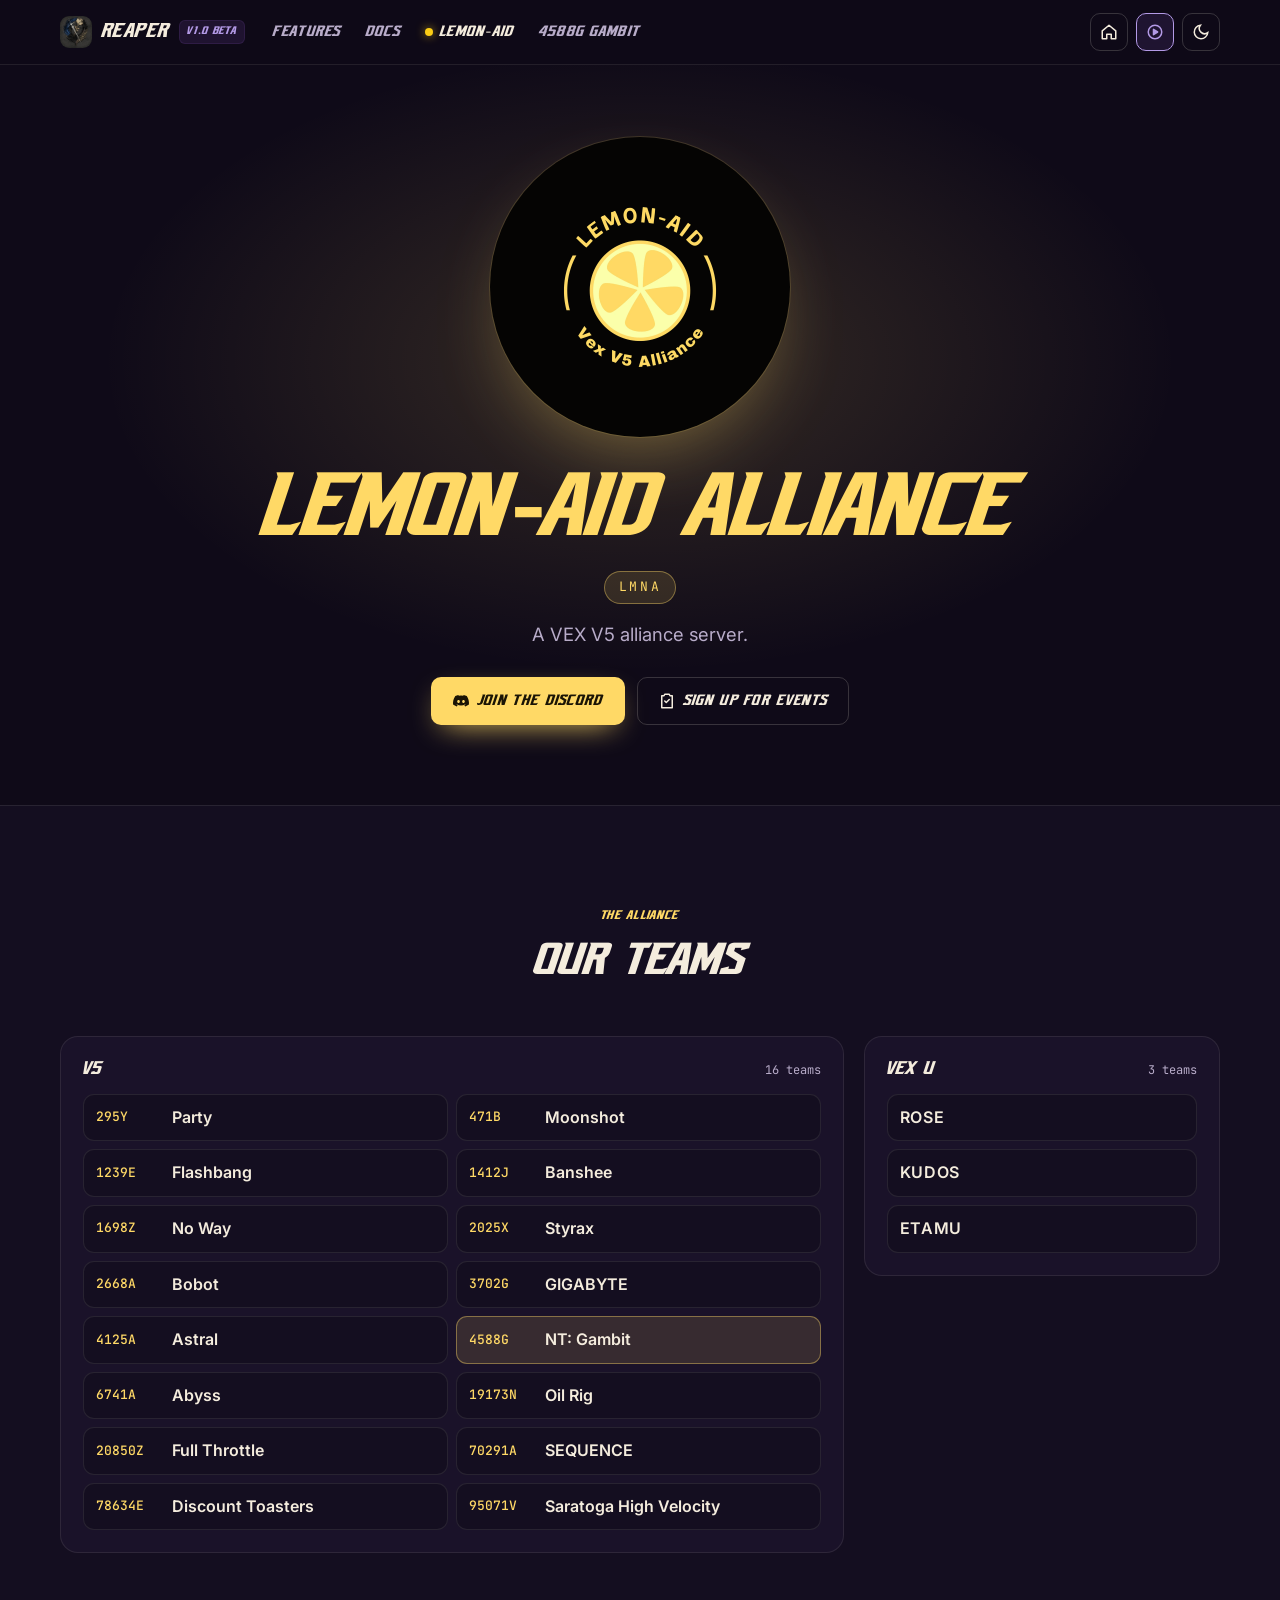
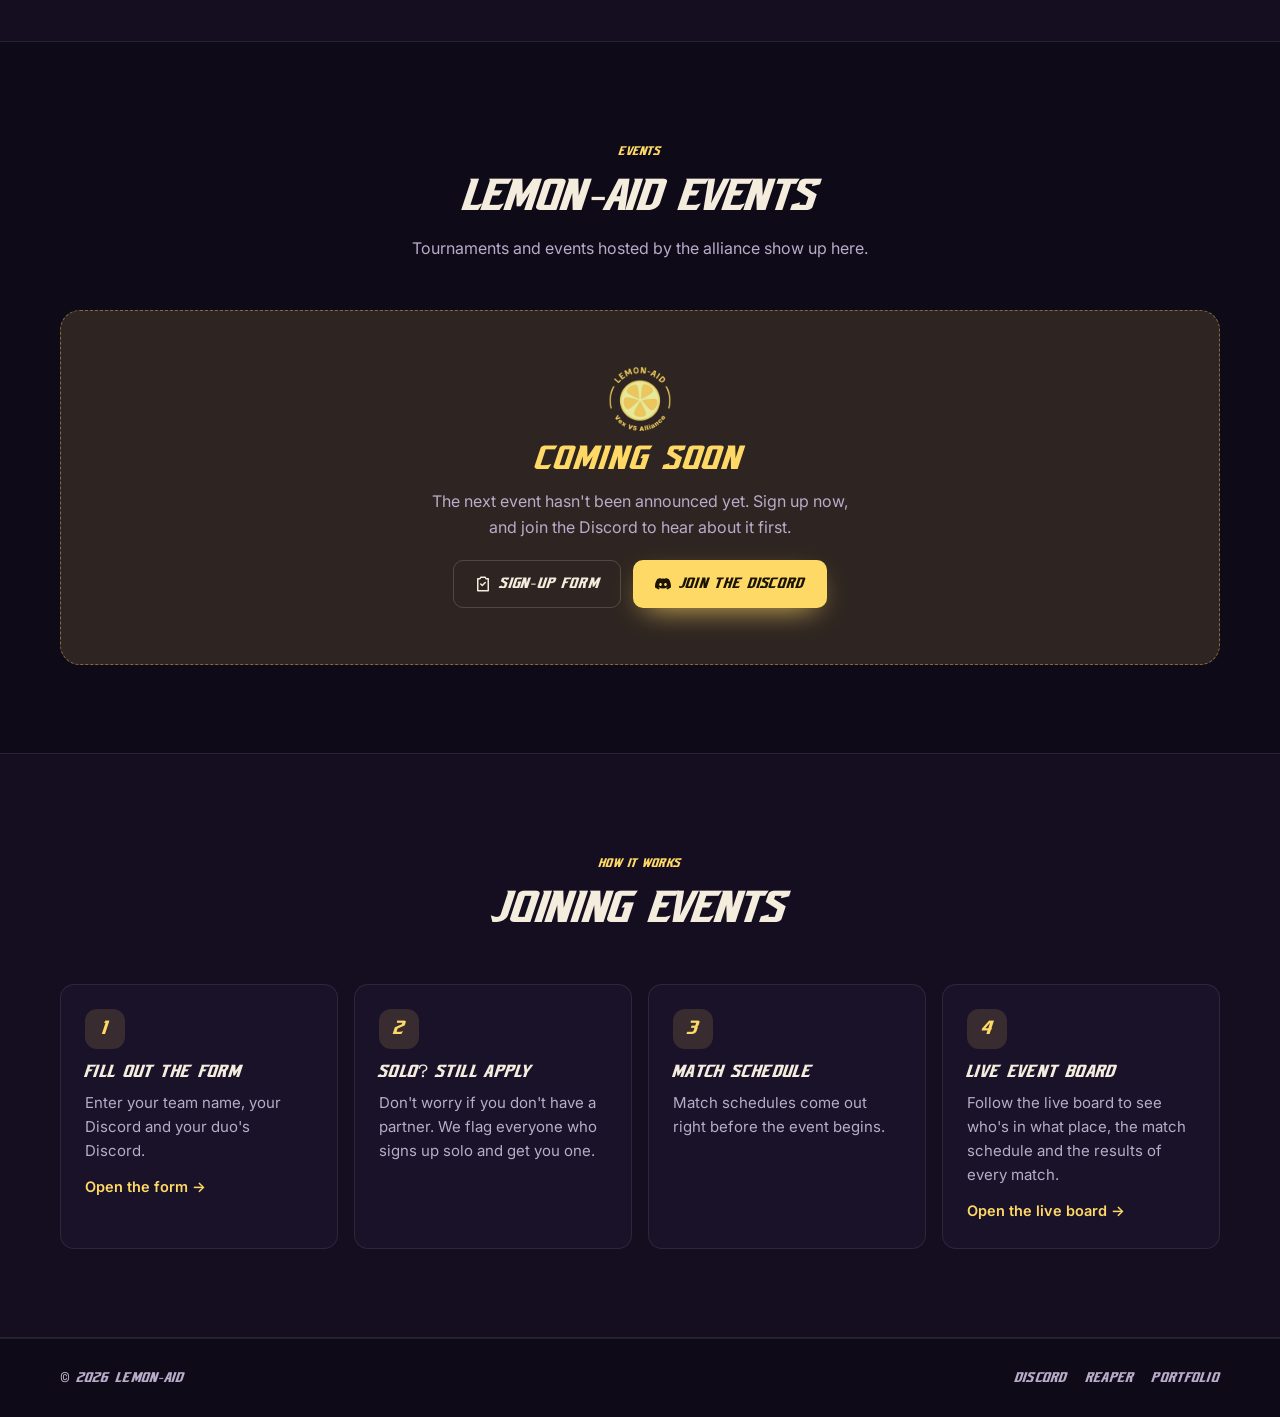
<file: lemon-aid/index.html>
<!doctype html>
<html lang="en" data-theme="dark">
<head>
  <meta charset="utf-8">
  <meta name="viewport" content="width=device-width, initial-scale=1">
  <title>Lemon-Aid Alliance · Reaper</title>
  <meta name="description" content="Lemon-Aid Alliance (LMNA): a VEX V5 alliance server that hosts events and tournaments.">
  <meta name="theme-color" content="#0f0a18">
  <link rel="icon" href="favicon.png" type="image/png">
  <script>try{var t=localStorage.getItem('reaper-theme');if(t)document.documentElement.setAttribute('data-theme',t);}catch(e){}</script>
  <link rel="preconnect" href="https://fonts.googleapis.com">
  <link rel="preconnect" href="https://fonts.gstatic.com" crossorigin>
  <link href="https://fonts.googleapis.com/css2?family=Space+Grotesk:wght@500;700&family=Inter:wght@400;500;600&family=JetBrains+Mono:wght@400;500&display=swap" rel="stylesheet">
  <link rel="stylesheet" href="../assets/css/base.css">
  <link rel="stylesheet" href="../reaper.css">
  <link rel="stylesheet" href="lemon.css">
</head>
<body class="page-lemon">
  <a class="skip-link" href="#main">Skip to content</a>

  <header class="r-header">
    <div class="container r-nav">
      <a class="r-brand" href="../">
        <img src="../assets/img/reaper-logo.webp" alt="">
        Reaper <small>v1.0 beta</small>
      </a>
      <nav class="r-links" id="r-links" aria-label="Reaper">
        <a href="../#features">Features</a>
        <a href="../docs/">Docs</a>
        <a href="./" class="is-active nav-lemon"><span class="lemon-dot" aria-hidden="true"></span>Lemon-Aid</a>
        <a href="../#team">4588G Gambit</a>
      </nav>
      <div class="r-actions">
        <a class="icon-btn" href="https://zaronworks.online/" title="Back to Za'Ron's portfolio" aria-label="Back to Za'Ron's portfolio">
          <svg viewBox="0 0 24 24" fill="none" stroke="currentColor" stroke-width="2" stroke-linecap="round" stroke-linejoin="round"><path d="M3 10.5 12 3l9 7.5V21h-6v-6H9v6H3z"/></svg>
        </a>
        <button class="icon-btn intro-toggle" type="button" data-intro-toggle="reaper-intro-off" aria-pressed="true">
          <svg viewBox="0 0 24 24" fill="none" stroke="currentColor" stroke-width="2" stroke-linecap="round" stroke-linejoin="round"><circle cx="12" cy="12" r="9"/><path d="M10 8.5v7l5.5-3.5z" fill="currentColor"/><path class="intro-slash" d="M4.5 4.5l15 15"/></svg>
        </button>
        <button class="icon-btn theme-toggle" type="button" data-theme-toggle aria-label="Toggle light and dark mode">
          <svg class="moon" viewBox="0 0 24 24" fill="none" stroke="currentColor" stroke-width="2" stroke-linecap="round"><path d="M21 12.8A9 9 0 1 1 11.2 3a7 7 0 0 0 9.8 9.8z"/></svg>
          <svg class="sun" viewBox="0 0 24 24" fill="none" stroke="currentColor" stroke-width="2" stroke-linecap="round"><circle cx="12" cy="12" r="4"/><path d="M12 2v2M12 20v2M4.9 4.9l1.4 1.4M17.7 17.7l1.4 1.4M2 12h2M20 12h2M4.9 19.1l1.4-1.4M17.7 6.3l1.4-1.4"/></svg>
        </button>
        <button class="icon-btn r-menu-btn" type="button" data-toggle="r-links" aria-expanded="false" aria-label="Menu">
          <svg viewBox="0 0 24 24" fill="none" stroke="currentColor" stroke-width="2" stroke-linecap="round"><path d="M4 7h16M4 12h16M4 17h16"/></svg>
        </button>
      </div>
    </div>
  </header>

  <main id="main">
    <!-- ============ HERO ============ -->
    <section class="la-hero">
      <div class="container">
        <img class="la-logo" src="logo.webp" alt="Lemon-Aid, VEX V5 Alliance logo" width="300" height="300">
        <h1>Lemon-Aid Alliance</h1>
        <span class="la-tag">LMNA</span>
        <p class="la-tagline">A VEX V5 alliance server.</p>
        <div class="r-hero-cta">
          <a class="r-btn la-btn" href="https://discord.gg/z34DVaY89E" target="_blank" rel="noopener"><svg viewBox="0 0 24 24" fill="currentColor" aria-hidden="true"><path d="M19.6 5.3A16.6 16.6 0 0 0 15.5 4l-.5 1a15.4 15.4 0 0 0-6 0l-.5-1a16.6 16.6 0 0 0-4.1 1.3C1.8 9.2 1.1 13 1.4 16.7a16.7 16.7 0 0 0 5 2.5l1.1-1.7a10.8 10.8 0 0 1-1.7-.8l.4-.3a11.9 11.9 0 0 0 11.6 0l.4.3c-.5.3-1.1.6-1.7.8l1.1 1.7a16.7 16.7 0 0 0 5-2.5c.4-4.3-.7-8-2.9-11.4ZM8.7 14.5c-1 0-1.8-.9-1.8-2s.8-2 1.8-2 1.8.9 1.8 2-.8 2-1.8 2Zm6.6 0c-1 0-1.8-.9-1.8-2s.8-2 1.8-2 1.8.9 1.8 2-.8 2-1.8 2Z"/></svg>Join the Discord</a>
          <a class="r-btn r-btn-ghost" href="https://docs.google.com/forms/d/e/1FAIpQLSc-VawL7wupWIoR1wF0B83bG3viVDf0npLqLx1sw_vAcuI0fQ/viewform" target="_blank" rel="noopener"><svg viewBox="0 0 24 24" fill="none" stroke="currentColor" stroke-width="2" stroke-linecap="round" stroke-linejoin="round" aria-hidden="true"><path d="M9 3h6l1 2h3v16H5V5h3z"/><path d="M9 12l2 2 4-4"/></svg>Sign up for events</a>
        </div>
      </div>
    </section>

    <!-- ============ TEAMS ============ -->
    <section class="r-section r-section-alt" id="teams">
      <div class="container">
        <div class="r-head reveal">
          <p class="kicker la-kicker">The alliance</p>
          <h2>Our teams</h2>
        </div>
        <div class="la-teams reveal">
          <div class="la-group">
            <div class="la-group-head"><h3>V5</h3><span>16 teams</span></div>
            <ul class="la-team-list">
              <li><span class="la-num">295Y</span><span class="la-name">Party</span></li>
              <li><span class="la-num">471B</span><span class="la-name">Moonshot</span></li>
              <li><span class="la-num">1239E</span><span class="la-name">Flashbang</span></li>
              <li><span class="la-num">1412J</span><span class="la-name">Banshee</span></li>
              <li><span class="la-num">1698Z</span><span class="la-name">No Way</span></li>
              <li><span class="la-num">2025X</span><span class="la-name">Styrax</span></li>
              <li><span class="la-num">2668A</span><span class="la-name">Bobot</span></li>
              <li><span class="la-num">3702G</span><span class="la-name">GIGABYTE</span></li>
              <li><span class="la-num">4125A</span><span class="la-name">Astral</span></li>
              <li class="is-home"><span class="la-num">4588G</span><span class="la-name">NT: Gambit</span></li>
              <li><span class="la-num">6741A</span><span class="la-name">Abyss</span></li>
              <li><span class="la-num">19173N</span><span class="la-name">Oil Rig</span></li>
              <li><span class="la-num">20850Z</span><span class="la-name">Full Throttle</span></li>
              <li><span class="la-num">70291A</span><span class="la-name">SEQUENCE</span></li>
              <li><span class="la-num">78634E</span><span class="la-name">Discount Toasters</span></li>
              <li><span class="la-num">95071V</span><span class="la-name">Saratoga High Velocity</span></li>
            </ul>
          </div>
          <div class="la-group">
            <div class="la-group-head"><h3>VEX U</h3><span>3 teams</span></div>
            <ul class="la-team-list la-vexu">
              <li><span class="la-name">ROSE</span></li>
              <li><span class="la-name">KUDOS</span></li>
              <li><span class="la-name">ETAMU</span></li>
            </ul>
          </div>
        </div>
      </div>
    </section>

    <!-- ============ EVENTS ============ -->
    <section class="r-section" id="events">
      <div class="container">
        <div class="r-head reveal">
          <p class="kicker la-kicker">Events</p>
          <h2>Lemon-Aid events</h2>
          <p>Tournaments and events hosted by the alliance show up here.</p>
        </div>
        <div class="la-soon reveal">
          <img src="logo.webp" alt="">
          <h3>Coming soon</h3>
          <p>The next event hasn't been announced yet. Sign up now, and join the Discord to hear about it first.</p>
          <div class="r-hero-cta">
          <a class="r-btn r-btn-ghost" href="https://docs.google.com/forms/d/e/1FAIpQLSc-VawL7wupWIoR1wF0B83bG3viVDf0npLqLx1sw_vAcuI0fQ/viewform" target="_blank" rel="noopener"><svg viewBox="0 0 24 24" fill="none" stroke="currentColor" stroke-width="2" stroke-linecap="round" stroke-linejoin="round" aria-hidden="true"><path d="M9 3h6l1 2h3v16H5V5h3z"/><path d="M9 12l2 2 4-4"/></svg>Sign-up form</a>
          <a class="r-btn la-btn" href="https://discord.gg/z34DVaY89E" target="_blank" rel="noopener"><svg viewBox="0 0 24 24" fill="currentColor" aria-hidden="true"><path d="M19.6 5.3A16.6 16.6 0 0 0 15.5 4l-.5 1a15.4 15.4 0 0 0-6 0l-.5-1a16.6 16.6 0 0 0-4.1 1.3C1.8 9.2 1.1 13 1.4 16.7a16.7 16.7 0 0 0 5 2.5l1.1-1.7a10.8 10.8 0 0 1-1.7-.8l.4-.3a11.9 11.9 0 0 0 11.6 0l.4.3c-.5.3-1.1.6-1.7.8l1.1 1.7a16.7 16.7 0 0 0 5-2.5c.4-4.3-.7-8-2.9-11.4ZM8.7 14.5c-1 0-1.8-.9-1.8-2s.8-2 1.8-2 1.8.9 1.8 2-.8 2-1.8 2Zm6.6 0c-1 0-1.8-.9-1.8-2s.8-2 1.8-2 1.8.9 1.8 2-.8 2-1.8 2Z"/></svg>Join the Discord</a>
          </div>
        </div>
      </div>
    </section>

    <!-- ============ JOINING EVENTS ============ -->
    <section class="r-section r-section-alt" id="joining">
      <div class="container">
        <div class="r-head reveal">
          <p class="kicker la-kicker">How it works</p>
          <h2>Joining events</h2>
        </div>
        <div class="features la-steps">
          <article class="feature reveal">
            <div class="la-step-num">1</div>
            <h3>Fill out the form</h3>
            <p>Enter your team name, your Discord and your duo's Discord.</p>
            <a class="la-step-link" href="https://docs.google.com/forms/d/e/1FAIpQLSc-VawL7wupWIoR1wF0B83bG3viVDf0npLqLx1sw_vAcuI0fQ/viewform" target="_blank" rel="noopener">Open the form →</a>
          </article>
          <article class="feature reveal">
            <div class="la-step-num">2</div>
            <h3>Solo? Still apply</h3>
            <p>Don't worry if you don't have a partner. We flag everyone who signs up solo and get you one.</p>
          </article>
          <article class="feature reveal">
            <div class="la-step-num">3</div>
            <h3>Match schedule</h3>
            <p>Match schedules come out right before the event begins.</p>
          </article>
          <article class="feature reveal">
            <div class="la-step-num">4</div>
            <h3>Live event board</h3>
            <p>Follow the live board to see who's in what place, the match schedule and the results of every match.</p>
            <a class="la-step-link" href="board/">Open the live board →</a>
          </article>
        </div>
      </div>
    </section>
  </main>

  <footer class="r-footer">
    <div class="container">
      <p>© <span data-year></span> Lemon-Aid</p>
      <nav><a href="https://discord.gg/z34DVaY89E" target="_blank" rel="noopener">Discord</a><a href="../">Reaper</a><a href="https://zaronworks.online/">Portfolio</a></nav>
    </div>
  </footer>

  <script src="../assets/js/common.js"></script>
  <script src="../reaper.js"></script>
</body>
</html>
</file>
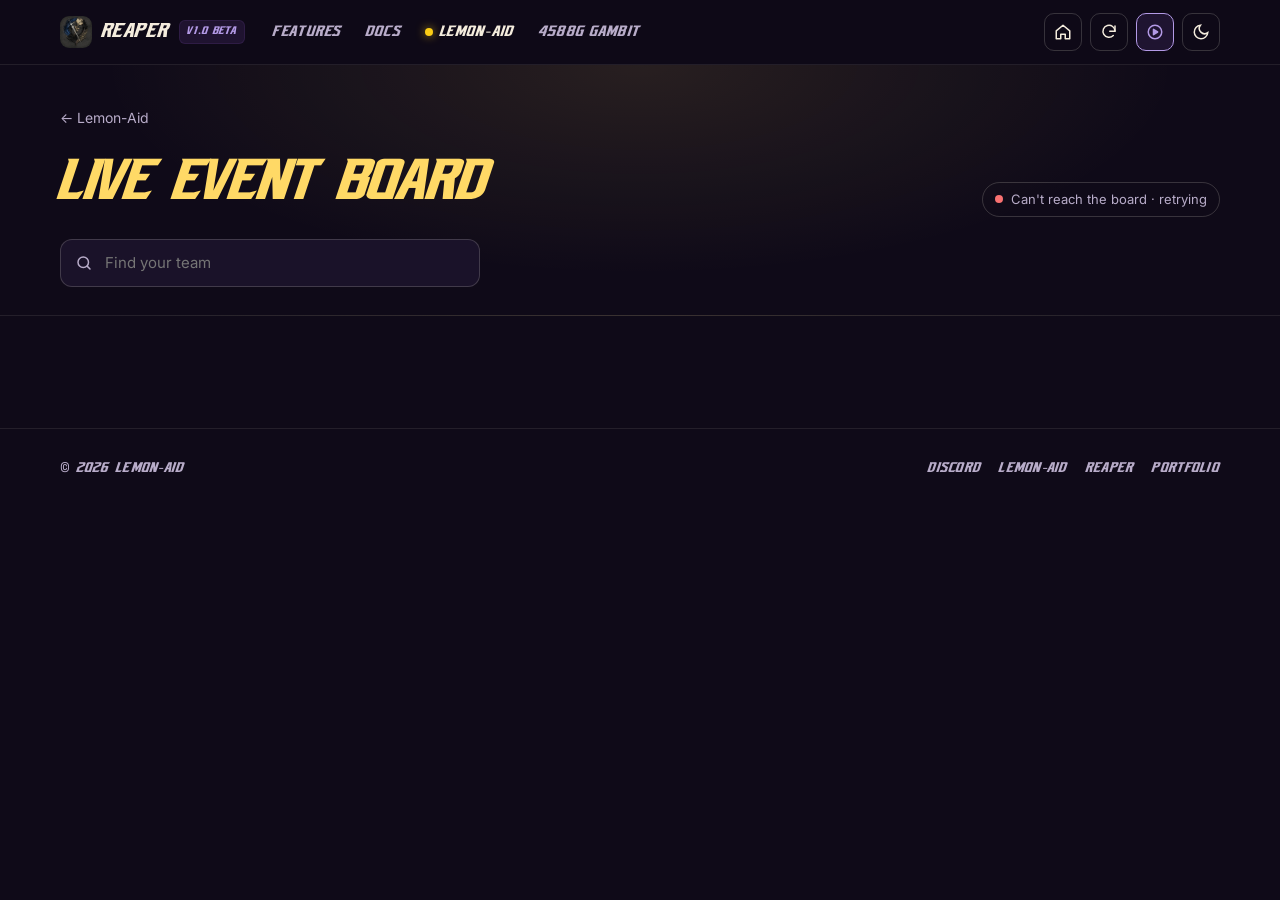
<file: lemon-aid/board/index.html>
<!doctype html>
<html lang="en" data-theme="dark">
<head>
  <meta charset="utf-8">
  <meta name="viewport" content="width=device-width, initial-scale=1">
  <title>Live Board · Lemon-Aid</title>
  <meta name="description" content="Live Lemon-Aid event board: fields, queue, rankings, schedule and results.">
  <meta name="theme-color" content="#0f0a18">
  <link rel="icon" href="../favicon.png" type="image/png">
  <script>try{var t=localStorage.getItem('reaper-theme');if(t)document.documentElement.setAttribute('data-theme',t);}catch(e){}</script>
  <link rel="preconnect" href="https://fonts.googleapis.com">
  <link rel="preconnect" href="https://fonts.gstatic.com" crossorigin>
  <link href="https://fonts.googleapis.com/css2?family=Space+Grotesk:wght@500;700&family=Inter:wght@400;500;600&family=JetBrains+Mono:wght@400;500&display=swap" rel="stylesheet">
  <link rel="stylesheet" href="../../assets/css/base.css">
  <link rel="stylesheet" href="../../reaper.css">
  <link rel="stylesheet" href="../lemon.css">
  <link rel="stylesheet" href="board.css">
</head>
<body class="page-lemon page-board">
  <a class="skip-link" href="#main">Skip to content</a>

  <header class="r-header">
    <div class="container r-nav">
      <a class="r-brand" href="../../">
        <img src="../../assets/img/reaper-logo.webp" alt="">
        Reaper <small>v1.0 beta</small>
      </a>
      <nav class="r-links" id="r-links" aria-label="Reaper">
        <a href="../../#features">Features</a>
        <a href="../../docs/">Docs</a>
        <a href="../" class="is-active nav-lemon"><span class="lemon-dot" aria-hidden="true"></span>Lemon-Aid</a>
        <a href="../../#team">4588G Gambit</a>
      </nav>
      <div class="r-actions">
        <a class="icon-btn" href="https://zaronworks.online/" title="Back to Za'Ron's portfolio" aria-label="Back to Za'Ron's portfolio">
          <svg viewBox="0 0 24 24" fill="none" stroke="currentColor" stroke-width="2" stroke-linecap="round" stroke-linejoin="round"><path d="M3 10.5 12 3l9 7.5V21h-6v-6H9v6H3z"/></svg>
        </a>
        <button class="icon-btn lb-refresh" id="lb-refresh" type="button" title="Refresh the board" aria-label="Refresh the board">
          <svg viewBox="0 0 24 24" fill="none" stroke="currentColor" stroke-width="2" stroke-linecap="round" stroke-linejoin="round"><path d="M20 11a8 8 0 1 0-2.3 5.7"/><path d="M20 4v7h-7"/></svg>
        </button>
        <button class="icon-btn intro-toggle" type="button" data-intro-toggle="reaper-intro-off" aria-pressed="true">
          <svg viewBox="0 0 24 24" fill="none" stroke="currentColor" stroke-width="2" stroke-linecap="round" stroke-linejoin="round"><circle cx="12" cy="12" r="9"/><path d="M10 8.5v7l5.5-3.5z" fill="currentColor"/><path class="intro-slash" d="M4.5 4.5l15 15"/></svg>
        </button>
        <button class="icon-btn theme-toggle" type="button" data-theme-toggle aria-label="Toggle light and dark mode">
          <svg class="moon" viewBox="0 0 24 24" fill="none" stroke="currentColor" stroke-width="2" stroke-linecap="round"><path d="M21 12.8A9 9 0 1 1 11.2 3a7 7 0 0 0 9.8 9.8z"/></svg>
          <svg class="sun" viewBox="0 0 24 24" fill="none" stroke="currentColor" stroke-width="2" stroke-linecap="round"><circle cx="12" cy="12" r="4"/><path d="M12 2v2M12 20v2M4.9 4.9l1.4 1.4M17.7 17.7l1.4 1.4M2 12h2M20 12h2M4.9 19.1l1.4-1.4M17.7 6.3l1.4-1.4"/></svg>
        </button>
        <button class="icon-btn r-menu-btn" type="button" data-toggle="r-links" aria-expanded="false" aria-label="Menu">
          <svg viewBox="0 0 24 24" fill="none" stroke="currentColor" stroke-width="2" stroke-linecap="round"><path d="M4 7h16M4 12h16M4 17h16"/></svg>
        </button>
      </div>
    </div>
  </header>

  <main id="main">
    <section class="lb-top">
      <div class="container">
        <a class="lb-back" href="../">← Lemon-Aid</a>
        <div class="lb-title">
          <div>
            <p class="kicker la-kicker" id="lb-event" hidden></p>
            <h1>Live event board</h1>
          </div>
          <p class="lb-status" id="lb-status" data-state="idle"><span class="lb-dot"></span><span id="lb-status-text">Connecting…</span></p>
        </div>
        <label class="lb-find">
          <svg viewBox="0 0 24 24" fill="none" stroke="currentColor" stroke-width="2" stroke-linecap="round" aria-hidden="true"><circle cx="11" cy="11" r="7"/><path d="m20 20-3.5-3.5"/></svg>
          <input id="lb-team" type="search" list="lb-team-list" placeholder="Find your team" autocomplete="off" aria-label="Find your team">
          <datalist id="lb-team-list"></datalist>
        </label>
      </div>
    </section>

    <div class="container lb-body">
      <div class="lb-empty" id="lb-empty" hidden>
        <img src="../logo.webp" alt="">
        <h2>No event running right now</h2>
        <p>The board goes live when an event starts. Join the Discord to hear about the next one.</p>
        <a class="r-btn la-btn" href="https://discord.gg/z34DVaY89E" target="_blank" rel="noopener">Join the Discord</a>
      </div>

      <div id="lb-live" hidden>
        <section class="lb-block" aria-label="On the fields">
          <div class="lb-fields" id="lb-fields"></div>
          <div class="lb-queue" id="lb-queue"></div>
        </section>

        <div class="lb-cols">
          <section class="lb-block" aria-labelledby="lb-h-rank">
            <h2 id="lb-h-rank">Rankings</h2>
            <div class="lb-table-wrap">
              <table class="lb-table lb-rank">
                <thead><tr><th>#</th><th>Team</th><th title="Wins-Losses-Ties">W-L-T</th><th title="Average points scored">Avg</th><th title="Total points scored">Pts</th></tr></thead>
                <tbody id="lb-rank"></tbody>
              </table>
            </div>
          </section>

          <section class="lb-block" aria-labelledby="lb-h-sched">
            <div class="lb-block-head">
              <h2 id="lb-h-sched">Schedule &amp; results</h2>
              <label class="lb-mine" id="lb-mine-wrap" hidden><input type="checkbox" id="lb-mine"> Only my matches</label>
            </div>
            <div class="lb-table-wrap">
              <table class="lb-table lb-sched">
                <thead><tr><th>Qual</th><th class="t-blue">Blue</th><th class="lb-sc">Score</th><th class="t-red">Red</th></tr></thead>
                <tbody id="lb-sched"></tbody>
              </table>
            </div>
          </section>
        </div>
      </div>
    </div>
  </main>

  <footer class="r-footer">
    <div class="container">
      <p>© <span data-year></span> Lemon-Aid</p>
      <nav><a href="https://discord.gg/z34DVaY89E" target="_blank" rel="noopener">Discord</a><a href="../">Lemon-Aid</a><a href="../../">Reaper</a><a href="https://zaronworks.online/">Portfolio</a></nav>
    </div>
  </footer>

  <script src="../../assets/js/common.js"></script>
  <script src="../../reaper.js"></script>
  <script src="board.js"></script>
</body>
</html>
</file>
<file: assets/css/base.css>
/* =========================================================
   base.css — shared reset + utilities for every section.
   Each section (portfolio / reaper) defines its own color
   tokens; this file only uses the token NAMES.
   ========================================================= */

/* AZN Unified (AthayaDZN): display font for titles, nav, buttons and labels.
   It's already oblique and single-weight; registering it for normal + italic and
   every weight stops the browser from faking a second slant or a bold. */
@font-face {
  font-family: 'AZN Unified'; src: url('../fonts/azn-unified-oblique.otf') format('opentype');
  font-style: normal; font-weight: 100 900; font-display: swap;
}
@font-face {
  font-family: 'AZN Unified'; src: url('../fonts/azn-unified-oblique.otf') format('opentype');
  font-style: italic; font-weight: 100 900; font-display: swap;
}

*,
*::before,
*::after { box-sizing: border-box; }

html { scroll-behavior: smooth; -webkit-text-size-adjust: 100%; }
@media (prefers-reduced-motion: reduce) {
  html { scroll-behavior: auto; }
  *, *::before, *::after { animation: none !important; transition: none !important; }
}

body {
  margin: 0;
  background: var(--bg);
  color: var(--text);
  font-family: var(--font-body);
  font-size: 16px;
  line-height: 1.6;
  -webkit-font-smoothing: antialiased;
  overflow-x: hidden;
}

img, svg, video { display: block; max-width: 100%; }
a { color: inherit; text-decoration: none; }
button { font: inherit; color: inherit; cursor: pointer; }
h1, h2, h3, h4 { margin: 0; line-height: 1.15; font-family: var(--font-display); }
p { margin: 0; }
ul { margin: 0; padding: 0; list-style: none; }
code, pre, kbd { font-family: var(--font-mono); }

::selection { background: var(--accent); color: var(--bg); }

:focus-visible { outline: 2px solid var(--accent); outline-offset: 3px; border-radius: 4px; }

.container { width: min(1160px, 100% - 32px); margin-inline: auto; }

.skip-link {
  position: absolute; left: 16px; top: -60px; z-index: 999;
  background: var(--accent); color: var(--bg);
  padding: 8px 14px; border-radius: 8px; font-weight: 600;
}
.skip-link:focus { top: 12px; }

.visually-hidden {
  position: absolute !important; width: 1px; height: 1px;
  overflow: hidden; clip: rect(0 0 0 0); white-space: nowrap;
}

/* Scroll-reveal (toggled by JS; content is visible without JS) */
.js .reveal { opacity: 0; transform: translateY(18px); transition: opacity .7s ease, transform .7s ease; }
.js .reveal.is-visible { opacity: 1; transform: none; }
</file>
<file: reaper.css>
/* =========================================================
   reaper.css — Reaper / Team 4588G theme: purple · cream
   Dark by default, with a cream light mode (toggle in nav).
   ========================================================= */
:root {
  --bg: #0f0a18;
  --bg-2: #140e20;
  --surface: #1a1229;
  --surface-2: #221836;
  --line: rgba(244, 236, 221, 0.09);
  --line-strong: rgba(244, 236, 221, 0.18);
  --text: #f4ecdd;          /* cream */
  --muted: #b8acc9;
  --accent: #b39ae6;        /* light Gambit purple (readable on dark) */
  --accent-strong: #7a4fb5;
  --accent-deep: #4f2d70;   /* official Gambit purple */
  --accent-soft: rgba(122, 79, 181, 0.16);
  --code-bg: #0b0713;
  --tok-kw: #c4b5fd; --tok-fn: #f4ecdd; --tok-str: #f5d0a9; --tok-num: #f0abfc; --tok-com: #7c6f93;

  --radius: 14px;
  --font-display: 'AZN Unified', 'Space Grotesk', system-ui, sans-serif;
  --font-body: 'Inter', system-ui, -apple-system, Segoe UI, sans-serif;
  --font-mono: 'JetBrains Mono', ui-monospace, Consolas, monospace;
  color-scheme: dark;
}
:root[data-theme="light"] {
  --bg: #fdfbd4;            /* cream */
  --bg-2: #f5f2c4;
  --surface: #fffeec;
  --surface-2: #efebbd;
  --line: rgba(30, 21, 48, 0.10);
  --line-strong: rgba(30, 21, 48, 0.20);
  --text: #2a1840;
  --muted: #5d5170;
  --accent: #4f2d70;
  --accent-strong: #5e3787;
  --accent-deep: #4f2d70;
  --accent-soft: rgba(79, 45, 112, 0.10);
  --code-bg: #1a1229;
  color-scheme: light;
}

/* ---------- Header ---------- */
.r-header {
  position: sticky; top: 0; z-index: 50;
  background: color-mix(in srgb, var(--bg) 85%, transparent);
  backdrop-filter: blur(12px); -webkit-backdrop-filter: blur(12px);
  border-bottom: 1px solid var(--line);
}
.r-nav { display: flex; align-items: center; gap: 28px; height: 64px; }
.r-brand { display: flex; align-items: center; gap: 10px; font-family: var(--font-display); font-weight: 700; font-size: 20px; letter-spacing: -0.02em; }
.r-brand img { width: 32px; height: 32px; border-radius: 9px; object-fit: cover; }
.r-brand small { font-family: var(--font-mono); font-size: 11px; font-weight: 500; color: var(--accent); padding: 2px 7px; border: 1px solid var(--accent-soft); background: var(--accent-soft); border-radius: 6px; letter-spacing: 0; }
.r-links { display: flex; align-items: center; gap: 24px; font-size: 15px; color: var(--muted); }
.r-links a:hover, .r-links a.is-active { color: var(--text); }
.r-actions { margin-left: auto; display: flex; align-items: center; gap: 8px; }
.icon-btn {
  display: grid; place-items: center; width: 38px; height: 38px; border-radius: 10px;
  background: transparent; border: 1px solid var(--line-strong); color: var(--text);
  transition: border-color .2s, background .2s;
}
.icon-btn:hover { border-color: var(--accent); background: var(--accent-soft); }
.icon-btn svg { width: 18px; height: 18px; }
.theme-toggle .sun { display: none; }
:root[data-theme="light"] .theme-toggle .sun { display: block; }
:root[data-theme="light"] .theme-toggle .moon { display: none; }
.r-menu-btn { display: none; }

@media (max-width: 760px) {
  .r-menu-btn { display: grid; }
  .r-links {
    position: absolute; top: 64px; left: 0; right: 0; flex-direction: column; align-items: flex-start; gap: 0;
    padding: 12px 16px; background: var(--bg-2); border-bottom: 1px solid var(--line);
    display: none;
  }
  .r-links.is-open { display: flex; }
  .r-links a { padding: 10px 0; width: 100%; }
}

/* ---------- Buttons ---------- */
.r-btn {
  display: inline-flex; align-items: center; gap: 8px; padding: 11px 20px; border-radius: 10px;
  font-weight: 600; font-size: 15px; border: 1px solid transparent; transition: transform .2s, background .2s, border-color .2s;
}
.r-btn:hover { transform: translateY(-2px); }
.r-btn-primary { background: var(--accent-strong); color: #fff; box-shadow: 0 10px 30px -10px var(--accent-strong); }
.r-btn-primary:hover { background: var(--accent-deep); }
.r-btn-ghost { border-color: var(--line-strong); color: var(--text); }
.r-btn-ghost:hover { border-color: var(--accent); }

/* ---------- Code blocks ---------- */
pre {
  position: relative; margin: 0; padding: 18px 20px; overflow-x: auto;
  background: var(--code-bg); color: #e9e1f5; border: 1px solid var(--line);
  border-radius: 12px; font-size: 13.5px; line-height: 1.65;
}
:root[data-theme="light"] pre { border-color: transparent; }
code { font-size: .92em; }
:not(pre) > code { padding: 2px 6px; border-radius: 6px; background: var(--accent-soft); color: var(--accent); }
.tok-kw { color: var(--tok-kw); } .tok-fn { color: var(--tok-fn); font-weight: 500; }
.tok-str { color: var(--tok-str); } .tok-num { color: var(--tok-num); } .tok-com { color: var(--tok-com); font-style: italic; }
.copy-btn {
  position: absolute; top: 10px; right: 10px; padding: 4px 10px; border-radius: 6px; font-size: 12px;
  font-family: var(--font-mono); background: rgba(244,236,221,.08); color: #e9e1f5; border: 1px solid rgba(244,236,221,.15);
  opacity: 0; transition: opacity .2s;
}
pre:hover .copy-btn, .copy-btn:focus-visible { opacity: 1; }
@media (hover: none) { .copy-btn { opacity: 1; } }

/* ---------- Landing: hero ---------- */
.r-hero { position: relative; padding: 96px 0 80px; text-align: center; overflow: hidden; }
.r-hero::before {
  content: ''; position: absolute; inset: -40% -10% auto; height: 120%;
  background: radial-gradient(ellipse 50% 45% at 50% 30%, var(--accent-soft), transparent 70%);
  pointer-events: none;
}
.r-hero::after {
  content: ''; position: absolute; inset: 0; pointer-events: none;
  background-image: radial-gradient(var(--line-strong) 1px, transparent 1px);
  background-size: 26px 26px;
  mask-image: radial-gradient(ellipse 60% 50% at 50% 35%, #000, transparent 75%);
  -webkit-mask-image: radial-gradient(ellipse 60% 50% at 50% 35%, #000, transparent 75%);
}
:root:not([data-theme="light"]) .r-hero::after { display: none; }
.r-hero .container { position: relative; z-index: 1; }
.r-pill {
  display: inline-flex; gap: 8px; align-items: center; padding: 6px 14px; border-radius: 999px;
  border: 1px solid var(--line-strong); font-size: 13px; color: var(--muted); margin-bottom: 26px; background: var(--surface);
}
.r-pill b { color: var(--accent); font-weight: 600; }
.r-hero h1 {
  font-size: clamp(3.4rem, 12vw, 8rem); font-weight: 700; letter-spacing: -0.05em; line-height: .95;
  background: linear-gradient(180deg, var(--text) 30%, var(--accent));
  -webkit-background-clip: text; background-clip: text; color: transparent;
}
.r-hero .tagline { margin: 22px auto 0; max-width: 58ch; font-size: 1.15rem; color: var(--muted); }
.r-hero-cta { margin-top: 34px; display: flex; flex-wrap: wrap; justify-content: center; gap: 12px; }
.install { margin: 40px auto 0; max-width: 520px; text-align: left; }
.install pre::before { content: '$ '; color: var(--accent); }

.hero-crest {
  width: min(300px, 62vw); margin: 0 auto 18px;
  -webkit-mask-image: radial-gradient(circle, #000 52%, transparent 70%);
  mask-image: radial-gradient(circle, #000 52%, transparent 70%);
  filter: drop-shadow(0 0 50px rgba(122, 79, 181, .4));
  animation: crest-in 1.2s cubic-bezier(.2,.7,.2,1) both;
}
@keyframes crest-in { from { opacity: 0; transform: scale(.92); } }
.hero-scythe {
  position: absolute; z-index: 0; left: 50%; top: 4%; width: min(1300px, 140%); transform: translateX(-50%);
  pointer-events: none; opacity: .22; filter: invert(1) sepia(.4) hue-rotate(215deg) saturate(2.5); mix-blend-mode: screen;
}
:root[data-theme="light"] .hero-scythe { filter: sepia(.5) hue-rotate(220deg) saturate(2); mix-blend-mode: multiply; opacity: .18; }

.team-logo { width: min(320px, 70%); margin: 0 auto 36px; border-radius: 20px; }
:root:not([data-theme="light"]) .team-logo { box-shadow: 0 20px 60px -20px rgba(0,0,0,.6); }
:root[data-theme="light"] .team-logo { filter: url(#gambit-ink); }
:root[data-theme="light"] .team-logo-link:hover { box-shadow: none; }

/* ---------- Landing: sections ---------- */
.r-section { padding: 88px 0; }
.r-section-alt { background: var(--bg-2); border-block: 1px solid var(--line); }
.r-head { text-align: center; max-width: 620px; margin: 0 auto 48px; }
.r-head .kicker { font-family: var(--font-mono); font-size: 12.5px; color: var(--accent); letter-spacing: .12em; text-transform: uppercase; }
.r-head h2 { margin-top: 10px; font-size: clamp(1.9rem, 4vw, 2.8rem); letter-spacing: -0.03em; }
.r-head p { margin-top: 12px; color: var(--muted); }

.features { display: grid; grid-template-columns: repeat(3, 1fr); gap: 16px; }
.feature {
  padding: 24px; border-radius: var(--radius); background: var(--surface); border: 1px solid var(--line);
  transition: border-color .25s, transform .25s;
}
.feature:hover { border-color: var(--accent); transform: translateY(-3px); }
.feature-icon {
  width: 40px; height: 40px; border-radius: 10px; display: grid; place-items: center;
  background: var(--accent-soft); color: var(--accent); margin-bottom: 16px;
}
.feature-icon svg { width: 20px; height: 20px; }
.feature h3 { font-size: 1.1rem; }
.feature p { margin-top: 8px; color: var(--muted); font-size: 15px; }
@media (max-width: 900px) { .features { grid-template-columns: repeat(2, 1fr); } }
@media (max-width: 560px) { .features { grid-template-columns: 1fr; } }

.showcase { display: grid; grid-template-columns: .9fr 1.1fr; gap: 48px; align-items: center; }
.showcase h2 { font-size: clamp(1.8rem, 3.6vw, 2.5rem); letter-spacing: -0.03em; }
.showcase p { margin-top: 14px; color: var(--muted); }
.check-list { margin-top: 22px; display: grid; gap: 10px; }
.check-list li { display: flex; gap: 10px; align-items: flex-start; }
.check-list li::before { content: '✓'; color: var(--accent); font-weight: 700; }
.code-window { border-radius: 14px; overflow: hidden; border: 1px solid var(--line-strong); box-shadow: 0 30px 70px -30px rgba(0,0,0,.6); }
.code-window-bar { display: flex; align-items: center; gap: 7px; padding: 10px 14px; background: var(--surface-2); font-family: var(--font-mono); font-size: 12px; color: var(--muted); }
.code-window-bar i { width: 10px; height: 10px; border-radius: 50%; background: var(--line-strong); }
.code-window-bar span { margin-left: 8px; }
.code-window pre { border: 0; border-radius: 0; }
@media (max-width: 880px) { .showcase { grid-template-columns: 1fr; } }

.team { display: grid; grid-template-columns: repeat(4, 1fr); gap: 16px; }
.member { padding: 22px; border-radius: var(--radius); background: var(--surface); border: 1px solid var(--line); text-align: center; }
.avatar {
  width: 64px; height: 64px; margin: 0 auto 14px; border-radius: 50%; display: grid; place-items: center;
  background: linear-gradient(135deg, var(--accent-strong), var(--accent-deep)); color: #f4ecdd;
  font-family: var(--font-display); font-weight: 700; font-size: 20px;
}
.member h3 { font-size: 1.05rem; }
.member p { color: var(--muted); font-size: 14px; margin-top: 4px; }
@media (max-width: 820px) { .team { grid-template-columns: repeat(2, 1fr); } }

.cta-band {
  text-align: center; padding: 56px 24px; border-radius: 22px;
  background: linear-gradient(135deg, #5e3787, #2c1842); color: #fdfbd4;
}
.cta-band h2 { font-size: clamp(1.8rem, 4vw, 2.6rem); letter-spacing: -0.03em; }
.cta-band p { margin-top: 10px; opacity: .8; }
.cta-band .r-hero-cta { margin-top: 26px; }
.cta-band .r-btn-primary { background: #fdfbd4; color: #4f2d70; box-shadow: none; }
.cta-band .r-btn-ghost { border-color: rgba(244,236,221,.35); color: #f4ecdd; }

.r-footer { border-top: 1px solid var(--line); padding: 28px 0; color: var(--muted); font-size: 14px; }
.r-footer .container { display: flex; flex-wrap: wrap; justify-content: space-between; gap: 12px; }
.r-footer nav { display: flex; gap: 18px; }
.r-footer a:hover { color: var(--accent); }

/* =========================================================
   DOCS LAYOUT
   ========================================================= */
.docs { display: grid; grid-template-columns: 260px minmax(0, 1fr) 200px; gap: 40px; width: min(1360px, 100% - 32px); margin-inline: auto; }
.docs-sidebar {
  position: sticky; top: 64px; height: calc(100vh - 64px); overflow-y: auto;
  padding: 24px 8px 40px 0; border-right: 1px solid var(--line);
}
.docs-search { position: relative; margin: 0 12px 18px 0; }
.docs-search input {
  width: 100%; padding: 9px 12px 9px 34px; border-radius: 10px; font: inherit; font-size: 14px;
  background: var(--surface); border: 1px solid var(--line-strong); color: var(--text);
}
.docs-search input:focus { outline: none; border-color: var(--accent); }
.docs-search svg { position: absolute; left: 11px; top: 50%; transform: translateY(-50%); width: 15px; height: 15px; color: var(--muted); }
.docs-search kbd { position: absolute; right: 9px; top: 50%; transform: translateY(-50%); font-size: 11px; padding: 1px 6px; border-radius: 5px; border: 1px solid var(--line-strong); color: var(--muted); }
.nav-group + .nav-group { margin-top: 22px; }
.nav-group h4 { font-family: var(--font-mono); font-size: 11.5px; letter-spacing: .1em; text-transform: uppercase; color: var(--muted); font-weight: 500; margin: 0 0 8px 10px; }
.nav-group a {
  display: block; padding: 6px 10px; margin-right: 12px; border-radius: 8px; font-size: 14.5px; color: var(--muted);
  border-left: 2px solid transparent;
}
.nav-group a:hover { color: var(--text); background: var(--accent-soft); }
.nav-group a.is-active { color: var(--accent); background: var(--accent-soft); border-left-color: var(--accent); font-weight: 500; }
.nav-group a.is-filtered, .nav-group.is-empty { display: none; }
.docs-empty { display: none; padding: 0 10px; font-size: 14px; color: var(--muted); }
.docs-sidebar.no-results .docs-empty { display: block; }

.docs-main { padding: 40px 0 120px; min-width: 0; }
.breadcrumbs { font-size: 13px; color: var(--muted); margin-bottom: 14px; font-family: var(--font-mono); }
.breadcrumbs a:hover { color: var(--accent); }
.doc-section { scroll-margin-top: 84px; }
.doc-section + .doc-section { margin-top: 64px; padding-top: 48px; border-top: 1px solid var(--line); }
.docs-main h1 { font-size: clamp(2rem, 4vw, 2.8rem); letter-spacing: -0.03em; }
.docs-main h2 { font-size: 1.7rem; letter-spacing: -0.02em; }
.docs-main h3 { font-size: 1.2rem; margin: 30px 0 10px; scroll-margin-top: 84px; }
.docs-main p { margin-top: 14px; color: var(--muted); max-width: 72ch; }
.docs-main p strong { color: var(--text); }
.docs-main pre { margin-top: 16px; }
.docs-main ul.bullets { list-style: disc; padding-left: 22px; margin-top: 12px; color: var(--muted); }
.docs-main ul.bullets li + li { margin-top: 6px; }
.lead { font-size: 1.12rem; }

.callout { margin-top: 20px; padding: 14px 16px 14px 18px; border-radius: 10px; border: 1px solid var(--line); border-left: 4px solid var(--accent); background: var(--accent-soft); }
.callout p { margin: 0; color: var(--text); font-size: 15px; }
.callout b { display: block; font-size: 12px; font-family: var(--font-mono); letter-spacing: .08em; text-transform: uppercase; color: var(--accent); margin-bottom: 4px; }
.callout.warn { border-left-color: #f5a97f; background: rgba(245,169,127,.10); }
.callout.warn b { color: #f5a97f; }

.steps { counter-reset: step; margin-top: 18px; display: grid; gap: 18px; }
.steps > li { position: relative; padding-left: 44px; }
.steps > li::before {
  counter-increment: step; content: counter(step); position: absolute; left: 0; top: 0;
  width: 28px; height: 28px; border-radius: 50%; display: grid; place-items: center;
  background: var(--accent-soft); color: var(--accent); font-family: var(--font-mono); font-size: 13px; font-weight: 600;
  border: 1px solid var(--accent);
}
.steps > li > strong { display: block; color: var(--text); }
.steps > li p { margin-top: 4px; }

.api-table { width: 100%; margin-top: 18px; border-collapse: collapse; font-size: 14px; display: block; overflow-x: auto; }
.api-table th, .api-table td { text-align: left; padding: 10px 14px; border-bottom: 1px solid var(--line); vertical-align: top; }
.api-table th { font-family: var(--font-mono); font-size: 12px; text-transform: uppercase; letter-spacing: .06em; color: var(--muted); font-weight: 500; }
.api-table td { color: var(--muted); }
.api-table td:first-child { white-space: nowrap; }

.pager { margin-top: 64px; display: grid; grid-template-columns: 1fr 1fr; gap: 14px; }
.pager a { padding: 16px 18px; border-radius: 12px; border: 1px solid var(--line-strong); transition: border-color .2s; }
.pager a:hover { border-color: var(--accent); }
.pager span { display: block; font-size: 12px; color: var(--muted); }
.pager b { color: var(--accent); font-weight: 600; }
.pager .next { text-align: right; grid-column: 2; }

.docs-toc { position: sticky; top: 64px; height: calc(100vh - 64px); padding: 40px 0; font-size: 13.5px; }
.docs-toc h4 { font-family: var(--font-mono); font-size: 11.5px; letter-spacing: .1em; text-transform: uppercase; color: var(--muted); font-weight: 500; margin-bottom: 10px; }
.docs-toc a { display: block; padding: 4px 0 4px 12px; color: var(--muted); border-left: 1px solid var(--line-strong); }
.docs-toc a:hover { color: var(--text); }
.docs-toc a.is-active { color: var(--accent); border-left-color: var(--accent); }

.docs-menu-btn, .docs-scrim { display: none; }

@media (max-width: 1180px) {
  .docs { grid-template-columns: 240px minmax(0, 1fr); }
  .docs-toc { display: none; }
}
@media (max-width: 860px) {
  .docs { grid-template-columns: 1fr; gap: 0; }
  .docs-menu-btn {
    display: inline-flex; align-items: center; gap: 8px; margin-top: 20px; padding: 8px 14px;
    border-radius: 10px; border: 1px solid var(--line-strong); background: var(--surface); font-size: 14px;
  }
  .docs-sidebar {
    position: fixed; z-index: 60; top: 0; left: 0; bottom: 0; height: auto; width: min(300px, 85vw);
    background: var(--bg); padding: 24px 8px 40px 16px; transform: translateX(-100%); transition: transform .25s ease;
    box-shadow: 20px 0 60px rgba(0,0,0,.4);
  }
  .docs-sidebar.is-open { transform: none; }
  .docs-scrim { position: fixed; inset: 0; z-index: 55; background: rgba(0,0,0,.5); display: none; }
  .docs-scrim.is-open { display: block; }
  .docs-main { padding-top: 16px; }
}

/* ---------- Hero link + solo "built by" card ---------- */
.ez-link { color: var(--accent); text-decoration: underline; text-underline-offset: 3px; font-weight: 500; }
.ez-link:hover { color: var(--text); }
.team-solo { grid-template-columns: minmax(0, 260px); justify-content: center; }
a.member { display: block; transition: border-color .25s, transform .25s; }
a.member:hover { border-color: var(--accent); transform: translateY(-3px); }
.cta-band .r-hero-cta { margin-top: 28px; }

/* =========================================================
   FIRST-VISIT INTRO (built by intro.js)
   ========================================================= */
html.r-intro-pending body { overflow: hidden; }
html.r-intro-pending::after { content: ''; position: fixed; inset: 0; z-index: 9998; background: #0b0713; }

.r-intro { position: fixed; inset: 0; z-index: 9999; overflow: hidden; cursor: pointer; }
.ri-half {
  position: absolute; inset: 0; will-change: transform;
  background:
    radial-gradient(ellipse 60% 50% at 50% 50%, rgba(91, 52, 150, .35), transparent 70%),
    #0b0713;
}
.ri-half::after {
  content: ''; position: absolute; inset: 0; opacity: .5;
  background-image: radial-gradient(rgba(244,236,221,.12) 1px, transparent 1px);
  background-size: 26px 26px;
}
.ri-top    { clip-path: polygon(0 0, 100% 0, 100% 38%, 0 62%); }
.ri-bottom { clip-path: polygon(0 62%, 100% 38%, 100% 100%, 0 100%); }

.ri-stage { position: absolute; left: 50%; top: 50%; transform: translate(-50%, -50%); width: min(480px, 82vw); text-align: center; opacity: 0; }
.ri-label { font-family: var(--font-mono); font-size: 12px; letter-spacing: .3em; color: #b8acc9; margin-bottom: 14px; }
.ri-label span { color: #b39ae6; }
/* like the V5 brain's IMU calibration screen: white border, bar fills across */
.ri-frame { position: relative; aspect-ratio: 2 / 1; border: 2px solid #f4ecdd; padding: 6px; box-shadow: 0 0 40px rgba(122,79,181,.25), inset 0 0 0 1px rgba(244,236,221,.25); }
.ri-bar { width: 100%; height: 100%; transform: scaleX(0); transform-origin: left; background: linear-gradient(90deg, #4f2d70, #7a4fb5 70%, #b39ae6); box-shadow: 0 0 24px rgba(179,154,230,.4); }
.ri-pct { margin-top: 12px; font-family: var(--font-mono); font-size: 13px; color: #f4ecdd; }

.ri-scythe {
  position: absolute; left: 50%; top: 50%; height: min(95vh, 130vw); width: auto; max-width: none;
  transform-origin: 54% 96%; opacity: 0; pointer-events: none;
  filter: url(#ri-ink) drop-shadow(0 0 10px rgba(179,154,230,.8)) drop-shadow(0 0 30px rgba(122,79,181,.6));
}
.ri-slash {
  position: absolute; left: 50%; top: 50%; width: 160vmax; height: 3px; opacity: 0;
  transform-origin: right center; border-radius: 3px;
  background: linear-gradient(90deg, transparent, #b39ae6 15%, #fff 50%, #b39ae6 85%, transparent);
  box-shadow: 0 0 12px #fff, 0 0 30px #b39ae6, 0 0 60px #7a4fb5;
}
.ri-flash { position: absolute; inset: 0; background: #e9ddff; opacity: 0; pointer-events: none; }
.ri-skip {
  position: absolute; right: 18px; bottom: 18px; padding: 7px 14px; border-radius: 999px;
  font-family: var(--font-mono); font-size: 12px; letter-spacing: .1em; text-transform: uppercase;
  background: transparent; color: #b8acc9; border: 1px solid rgba(244,236,221,.2);
}
.ri-skip:hover { color: #f4ecdd; border-color: #b39ae6; }

.team-logo-link { display: block; width: min(320px, 70%); margin: 0 auto 36px; border-radius: 20px; transition: transform .25s, box-shadow .25s; }
.team-logo-link .team-logo { width: 100%; margin: 0; }
.team-logo-link:hover { transform: translateY(-4px) rotate(-1deg); box-shadow: 0 24px 60px -24px rgba(122,79,181,.7); }
.avatar-img { object-fit: cover; padding: 0; background: #e3cd5e; border: 2px solid var(--accent); }


/* =========================================================
   AZN Unified on every title, nav item, button and label
   (body copy stays Inter; code stays monospace)
   ========================================================= */
h1, h2, h3, h4,
.r-brand, .r-links a, .r-btn, .kicker, .r-head .kicker, .check-list li,
.nav-group h4, .nav-group a, .docs-toc h4, .breadcrumbs, .callout b, .api-table th,
.pager span, .pager b, .docs-menu-btn, .member h3, .member p, .r-footer p, .r-footer a,
.ri-skip, .steps > li > strong, .copy-btn {
  font-family: var(--font-display);
  font-weight: 400;
  letter-spacing: 0.02em;
}
.r-hero h1 { letter-spacing: 0.01em; font-weight: 400; }
.r-brand small { font-family: var(--font-display); letter-spacing: .04em; }
.nav-group a { font-size: 14px; }

/* Intro animation on/off */
.intro-toggle .intro-slash { display: none; }
.intro-toggle:not(.is-off) { color: var(--accent); border-color: var(--accent); background: var(--accent-soft); }
.intro-toggle.is-off { color: var(--muted); }
.intro-toggle.is-off .intro-slash { display: inline; }

/* Lemon Aid nav link */
.nav-lemon { display: inline-flex; align-items: center; gap: 7px; }
.lemon-dot { width: 8px; height: 8px; border-radius: 50%; background: #facc15; box-shadow: 0 0 10px rgba(250, 204, 21, .7); }
</file>
<file: lemon-aid/lemon.css>
/* lemon.css: Lemon-Aid page. Sits on top of reaper.css; adds the logo's lemon yellow. */
.page-lemon {
  --lemon: #ffd966;           /* logo yellow */
  --lemon-deep: #f5c842;
  --lemon-pale: #ffffaa;
  --lemon-ink: #1a1405;
  --lemon-soft: rgba(255, 217, 102, 0.13);
  --lemon-line: rgba(255, 217, 102, 0.4);
  --lemon-text: #ffd966;
}
:root[data-theme="light"] .page-lemon { --lemon-text: #8a6500; --lemon-soft: rgba(234, 179, 8, 0.15); --lemon-line: rgba(138, 101, 0, .35); }

/* buttons */
.la-btn { background: var(--lemon); color: var(--lemon-ink); box-shadow: 0 10px 30px -12px var(--lemon); }
.la-btn:hover { background: var(--lemon-deep); }
.la-btn svg { width: 18px; height: 18px; }

.la-kicker { font-family: var(--font-mono); font-size: 12.5px; letter-spacing: .12em; text-transform: uppercase; color: var(--lemon-text) !important; }

/* ---------- Hero ---------- */
.la-hero { position: relative; overflow: hidden; padding: 72px 0 80px; text-align: center; isolation: isolate; }
.la-hero::before {
  content: ''; position: absolute; inset: -20% -10% auto; height: 120%; z-index: -1;
  background: radial-gradient(closest-side, rgba(255, 217, 102, .16), transparent 70%);
}
.la-logo {
  display: block; width: min(300px, 68vw); aspect-ratio: 1; margin: 0 auto; padding: 6%;
  border-radius: 50%; background: #050403; box-shadow: 0 30px 80px -30px rgba(255, 217, 102, .45), 0 0 0 1px rgba(255, 217, 102, .15);
}
.la-hero h1 {
  margin-top: 30px; font-size: clamp(2.6rem, 8.5vw, 5.6rem); font-weight: 700; letter-spacing: -0.04em; line-height: .98;
  color: var(--lemon);
}
:root[data-theme="light"] .la-hero h1 { color: #a87b00; }
.la-tag {
  display: inline-block; margin-top: 16px; padding: 5px 14px; border-radius: 999px; border: 1px solid var(--lemon-line);
  background: var(--lemon-soft); color: var(--lemon-text); font-family: var(--font-mono); font-size: 13px; letter-spacing: .2em;
}
.la-tagline { margin: 16px auto 0; max-width: 520px; font-size: 1.15rem; color: var(--muted); }
.la-hero .r-hero-cta { margin-top: 28px; }

/* ---------- Teams ---------- */
.la-teams { display: grid; grid-template-columns: 2.2fr 1fr; gap: 20px; align-items: start; }
.la-group { padding: 22px; border-radius: 18px; background: var(--surface); border: 1px solid var(--line); }
.la-group-head { display: flex; align-items: baseline; justify-content: space-between; gap: 12px; margin-bottom: 14px; }
.la-group-head h3 { font-size: 1.15rem; }
.la-group-head span { font-family: var(--font-mono); font-size: 12px; color: var(--muted); }
.la-team-list { list-style: none; margin: 0; padding: 0; display: grid; grid-template-columns: repeat(2, 1fr); gap: 8px; }
.la-team-list li {
  display: flex; align-items: center; gap: 12px; padding: 10px 12px; border-radius: 11px;
  background: var(--bg-2); border: 1px solid var(--line); transition: border-color .2s;
}
.la-team-list li:hover { border-color: var(--lemon-line); }
.la-num { flex: none; min-width: 64px; font-family: var(--font-mono); font-size: 13px; font-weight: 500; color: var(--lemon-text); }
.la-name { font-weight: 600; }
.la-team-list.la-vexu { grid-template-columns: 1fr; }
.la-team-list.la-vexu .la-name { letter-spacing: .04em; }
.la-team-list li.is-home { border-color: var(--lemon-line); background: var(--lemon-soft); }
@media (max-width: 880px) { .la-teams { grid-template-columns: 1fr; } }
@media (max-width: 520px) { .la-team-list { grid-template-columns: 1fr; } }

/* ---------- Events ---------- */
.la-soon {
  display: grid; place-items: center; text-align: center; gap: 10px; padding: 56px 24px; border-radius: 20px;
  border: 1px dashed var(--lemon-line); background: var(--lemon-soft);
}
.la-soon img { width: 64px; height: 64px; opacity: .9; }
.la-soon h3 { font-size: clamp(1.5rem, 3.4vw, 2.1rem); color: var(--lemon-text); }
.la-soon p { color: var(--muted); max-width: 440px; }
.la-soon .r-btn { margin-top: 10px; }

/* ---------- Joining ---------- */
.la-step-num {
  display: grid; place-items: center; width: 40px; height: 40px; border-radius: 12px; margin-bottom: 14px;
  background: var(--lemon-soft); color: var(--lemon-text); font-family: var(--font-display); font-weight: 700; font-size: 1.2rem;
}
.la-steps .feature:hover { border-color: var(--lemon-line); }
.la-steps { grid-template-columns: repeat(4, 1fr); }
@media (max-width: 1000px) { .la-steps { grid-template-columns: repeat(2, 1fr); } }
@media (max-width: 560px) { .la-steps { grid-template-columns: 1fr; } }

.r-btn-ghost svg { width: 18px; height: 18px; }
.la-soon .r-hero-cta { margin-top: 10px; }
.la-soon .r-hero-cta .r-btn { margin-top: 0; }
.la-step-link { display: inline-block; margin-top: 12px; font-weight: 600; font-size: 14.5px; color: var(--lemon-text); }
.la-step-link:hover { text-decoration: underline; text-underline-offset: 4px; }
</file>
<file: lemon-aid/board/board.css>
/* board.css: Lemon-Aid live board. Sits on reaper.css + lemon.css. */
.page-board { --blue: #6ea8ff; --red: #ff7a7a; --blue-soft: rgba(110, 168, 255, .12); --red-soft: rgba(255, 122, 122, .12); }
:root[data-theme="light"] .page-board { --blue: #1f5fc4; --red: #c23232; }

.lb-top { padding: 40px 0 28px; border-bottom: 1px solid var(--line); background: radial-gradient(60% 120% at 50% 0, rgba(255, 217, 102, .10), transparent 70%); }
.lb-back { font-size: 14px; color: var(--muted); }
.lb-back:hover { color: var(--lemon-text); }
.lb-title { display: flex; align-items: flex-end; justify-content: space-between; gap: 16px; flex-wrap: wrap; margin-top: 14px; }
.lb-title h1 { margin-top: 6px; font-size: clamp(2.2rem, 6vw, 3.6rem); letter-spacing: -0.04em; color: var(--lemon); }
:root[data-theme="light"] .lb-title h1 { color: #a87b00; }

.lb-status { display: inline-flex; align-items: center; gap: 8px; padding: 6px 12px; border-radius: 999px; border: 1px solid var(--line-strong); font-size: 13px; color: var(--muted); }
.lb-dot { width: 8px; height: 8px; border-radius: 50%; background: var(--muted); }
.lb-status[data-state="live"] .lb-dot { background: #4ade80; box-shadow: 0 0 0 0 rgba(74, 222, 128, .6); animation: lb-pulse 2s infinite; }
.lb-status[data-state="demo"] .lb-dot { background: var(--lemon); }
.lb-status[data-state="error"] .lb-dot { background: #f87171; }
@keyframes lb-pulse { 70% { box-shadow: 0 0 0 8px rgba(74, 222, 128, 0); } 100% { box-shadow: 0 0 0 0 rgba(74, 222, 128, 0); } }

.lb-find { display: flex; align-items: center; gap: 10px; max-width: 420px; margin-top: 22px; padding: 10px 14px; border-radius: 12px; background: var(--surface); border: 1px solid var(--line-strong); }
.lb-find:focus-within { border-color: var(--lemon-line); }
.lb-find svg { width: 18px; height: 18px; color: var(--muted); flex: none; }
.lb-find input { flex: 1; min-width: 0; background: none; border: 0; outline: 0; color: var(--text); font: inherit; font-size: 15px; }

.lb-body { padding-top: 32px; padding-bottom: 80px; }
.lb-block { margin-bottom: 36px; }
.lb-block h2 { font-size: 1.3rem; margin-bottom: 14px; }
.lb-block-head { display: flex; align-items: baseline; justify-content: space-between; gap: 12px; }
.lb-mine { display: inline-flex; align-items: center; gap: 6px; font-size: 13.5px; color: var(--muted); cursor: pointer; }
.lb-mine input { accent-color: var(--lemon-deep); }
.lb-note { margin-top: 10px; font-size: 13px; color: var(--muted); }
.lb-muted { color: var(--muted); }

/* fields */
.lb-fields { display: grid; grid-template-columns: repeat(3, 1fr); gap: 14px; }
.lb-field { padding: 18px; border-radius: 16px; background: var(--surface); border: 1px solid var(--line); }
.lb-field header { display: flex; justify-content: space-between; align-items: baseline; margin-bottom: 14px; font-family: var(--font-mono); font-size: 12.5px; letter-spacing: .08em; text-transform: uppercase; color: var(--muted); }
.lb-field header b { font-family: var(--font-display); font-size: 1.4rem; letter-spacing: 0; color: var(--lemon-text); }
.lb-vs { display: flex; align-items: center; gap: 10px; flex-wrap: wrap; font-size: 1.05rem; }
.lb-vs i { font-style: normal; font-size: 12px; color: var(--muted); }
.lb-field-live, .lb-field-score { margin-top: 12px; font-size: 13px; color: var(--muted); }
.lb-field-score { font-family: var(--font-display); font-size: 1.3rem; font-weight: 700; color: var(--text); }
.lb-field.is-mine, tr.is-mine td, .lb-chip.is-mine { background: var(--lemon-soft); border-color: var(--lemon-line); }

.lb-queue { display: flex; align-items: center; gap: 10px; flex-wrap: wrap; margin-top: 14px; }
.lb-queue:empty { display: none; }
.lb-queue-label { font-family: var(--font-mono); font-size: 12px; letter-spacing: .1em; text-transform: uppercase; color: var(--muted); }
.lb-chip { display: inline-flex; align-items: center; gap: 6px; padding: 6px 12px; border-radius: 999px; border: 1px solid var(--line-strong); font-size: 14px; color: var(--muted); }
.lb-chip b { color: var(--lemon-text); }

/* team names */
.lb-team { font-weight: 600; }
.lb-team.t-blue, .t-blue { color: var(--blue); }
.lb-team.t-red, .t-red { color: var(--red); }
.lb-team.is-mine { text-decoration: underline; text-decoration-color: var(--lemon); text-decoration-thickness: 2px; text-underline-offset: 4px; }

/* tables */
.lb-cols { display: grid; grid-template-columns: 1fr 1.3fr; gap: 28px; align-items: start; }
.lb-table-wrap { border-radius: 16px; border: 1px solid var(--line); background: var(--surface); overflow: hidden; }
.lb-table { width: 100%; border-collapse: collapse; font-size: 14.5px; }
.lb-table th { padding: 10px 14px; text-align: left; font-family: var(--font-mono); font-size: 11.5px; font-weight: 500; letter-spacing: .08em; text-transform: uppercase; color: var(--muted); background: var(--bg-2); }
.lb-table td { padding: 10px 14px; border-top: 1px solid var(--line); }
.lb-table td:first-child { font-family: var(--font-mono); font-size: 13px; color: var(--muted); width: 1%; white-space: nowrap; }
.lb-rank td:nth-child(n+3), .lb-rank th:nth-child(n+3) { text-align: right; font-variant-numeric: tabular-nums; }
.lb-rank tbody tr:nth-child(-n+3) td:first-child { color: var(--lemon-text); font-weight: 600; }
.lb-sc { text-align: center !important; white-space: nowrap; font-variant-numeric: tabular-nums; }
.lb-sc i { font-style: normal; margin: 0 6px; color: var(--muted); }
.lb-sc .is-win { font-weight: 700; }
.lb-sched tr.is-upcoming .lb-team { opacity: .8; }
.lb-sched tr.is-live td { background: rgba(74, 222, 128, .07); }
.lb-live-tag { padding: 2px 8px; border-radius: 999px; font-size: 12px; font-weight: 600; color: #4ade80; background: rgba(74, 222, 128, .12); }
:root[data-theme="light"] .lb-live-tag { color: #15803d; }

/* nothing running */
.lb-empty { display: grid; justify-items: center; gap: 12px; padding: 64px 24px; text-align: center; border-radius: 20px; border: 1px dashed var(--lemon-line); background: var(--lemon-soft); }
.lb-empty img { width: 72px; height: 72px; }
.lb-empty h2 { color: var(--lemon-text); }
.lb-empty p { color: var(--muted); max-width: 420px; }

@media (max-width: 960px) { .lb-cols { grid-template-columns: 1fr; } }
@media (max-width: 760px) { .lb-fields { grid-template-columns: 1fr; } }
@media (max-width: 480px) { .lb-table td, .lb-table th { padding: 9px 10px; } .lb-table { font-size: 14px; } }
.page-board [hidden] { display: none !important; }

/* header refresh button (icon-btn style comes from reaper.css) */
.lb-refresh.is-spinning svg { animation: lb-spin .7s linear; }
@keyframes lb-spin { to { transform: rotate(360deg); } }
</file>
